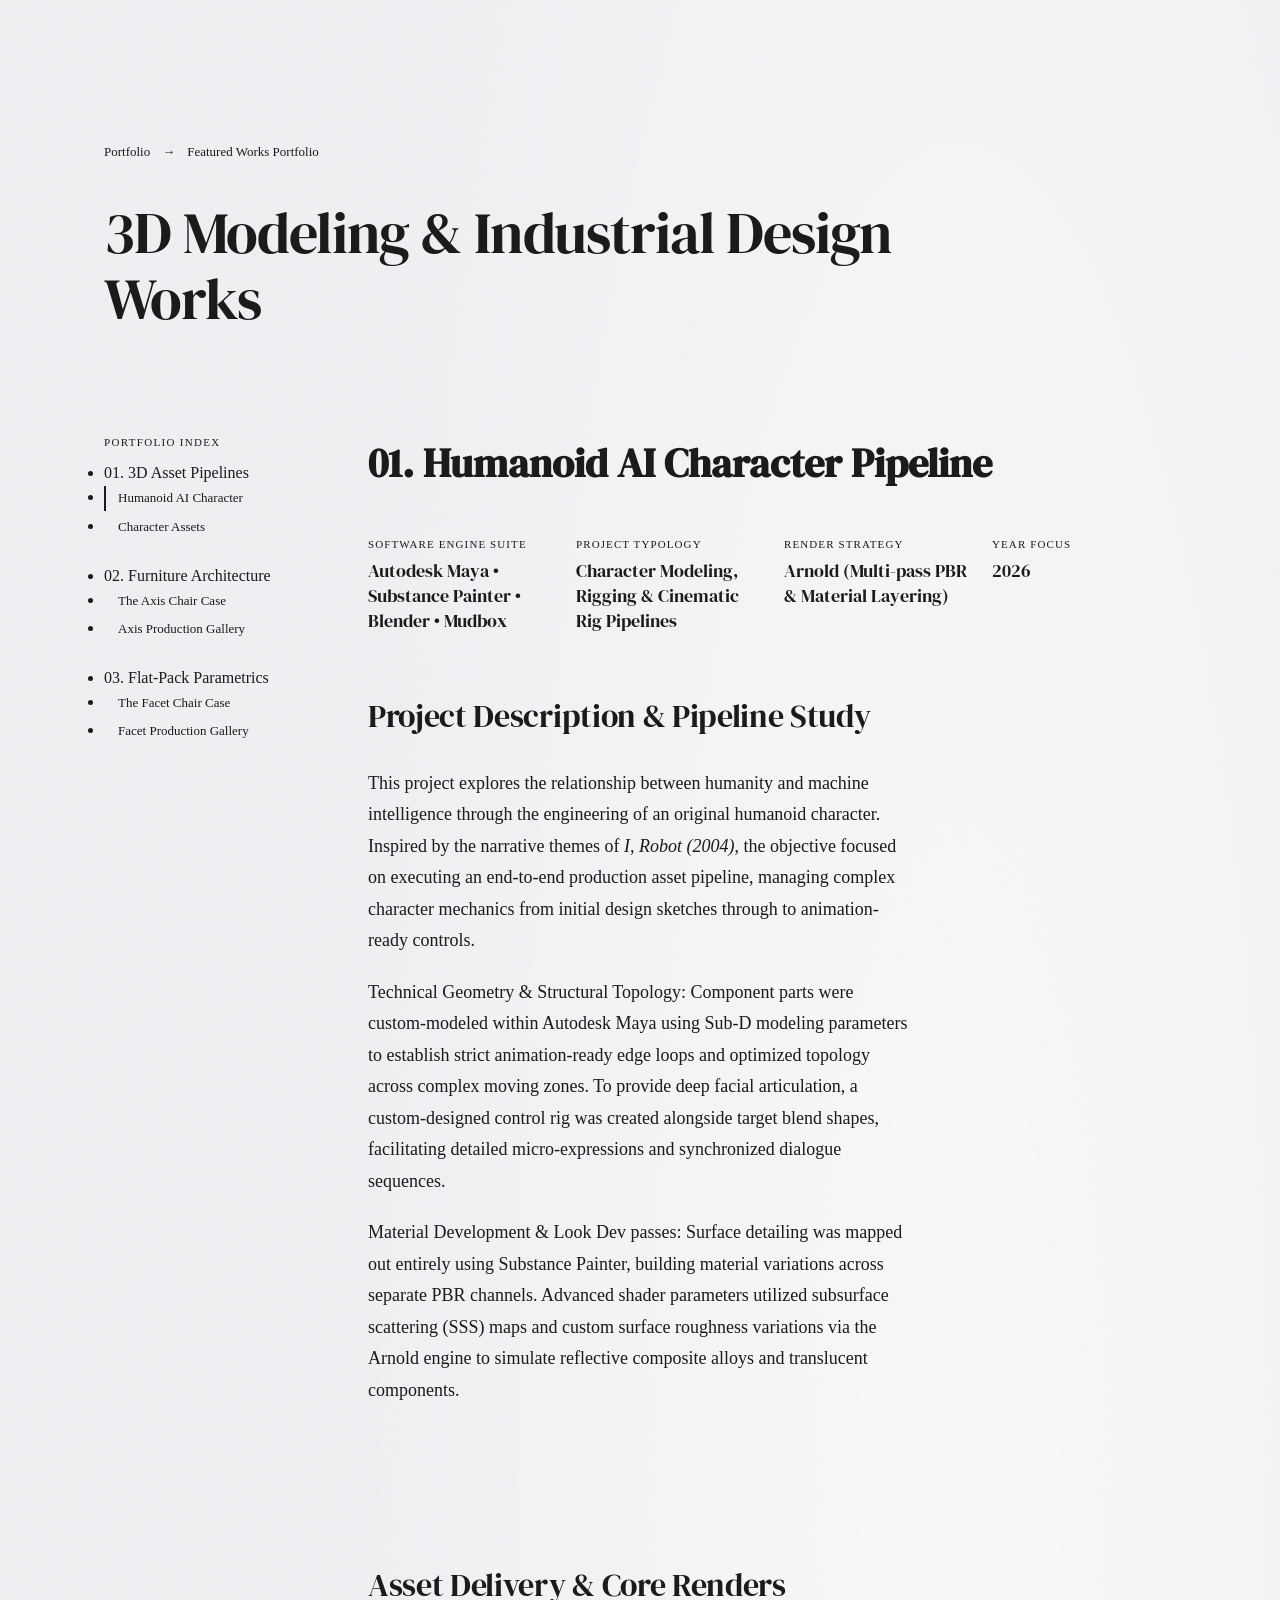
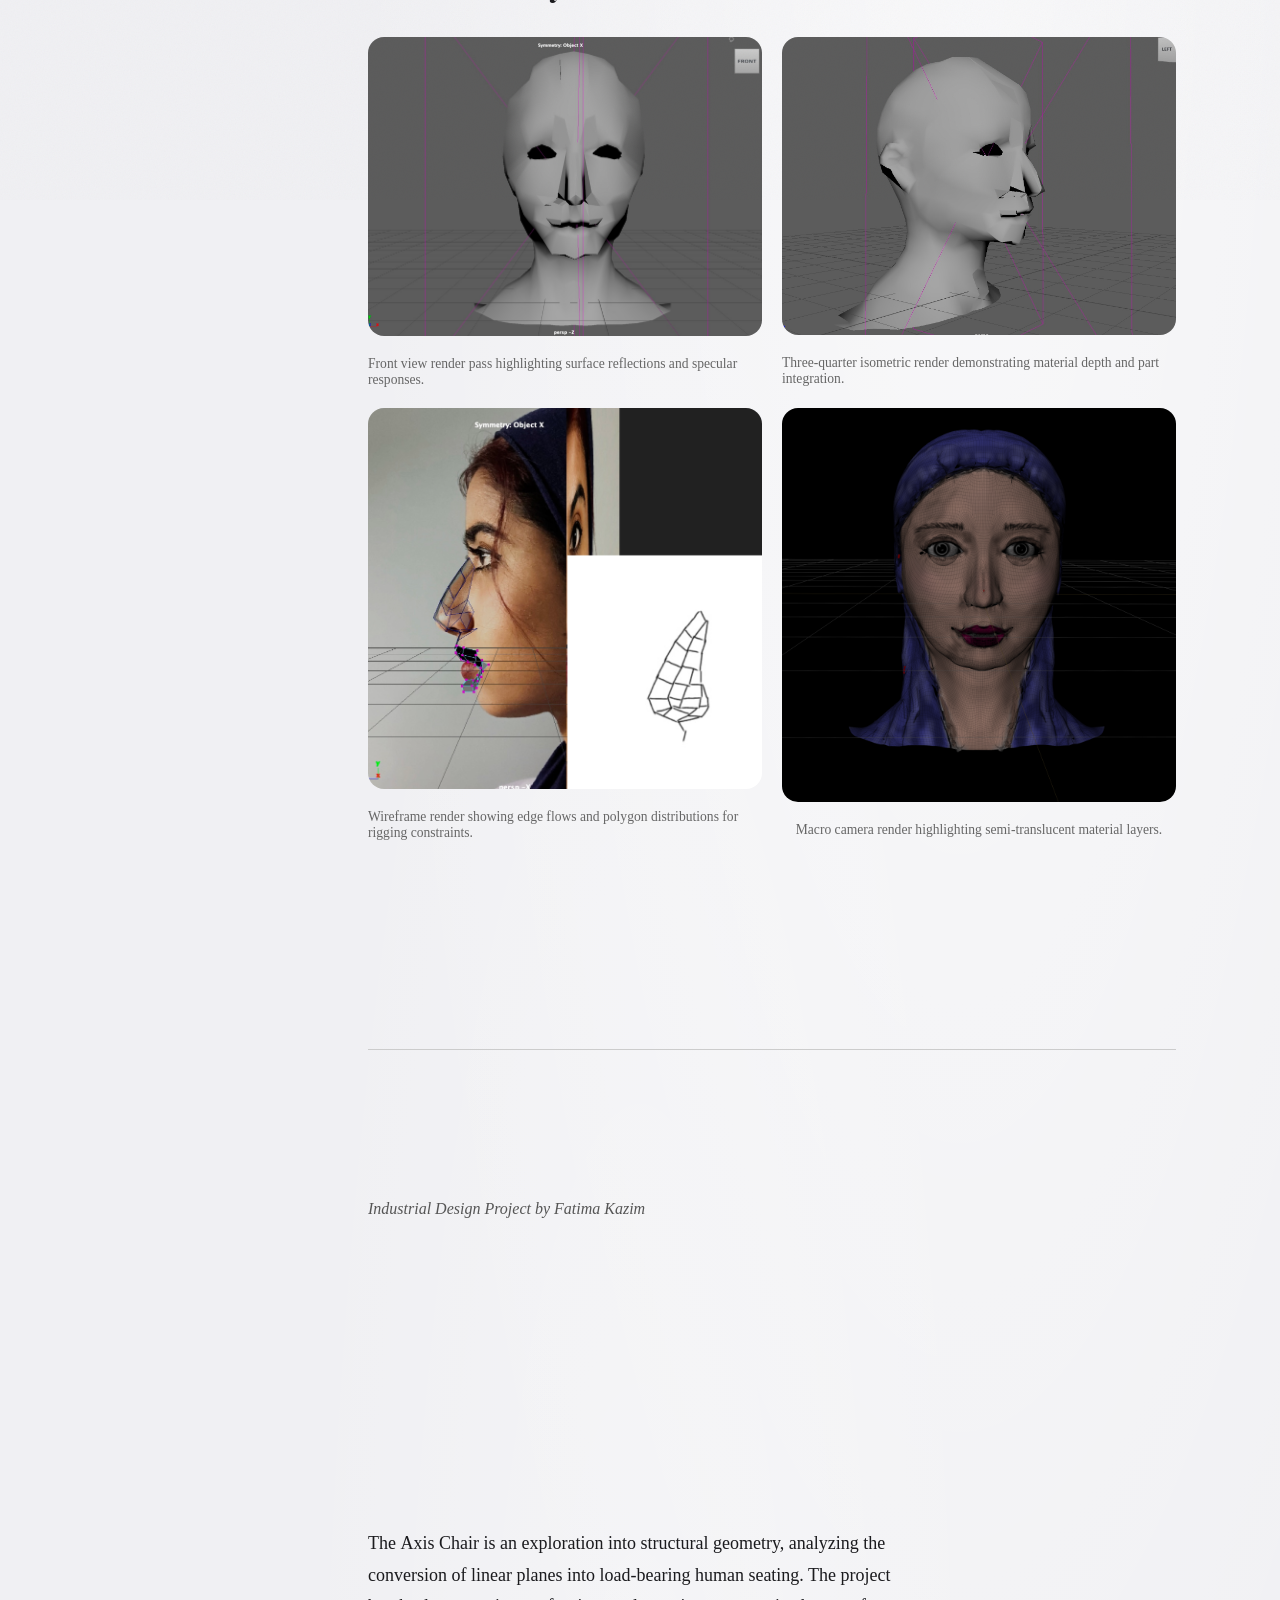
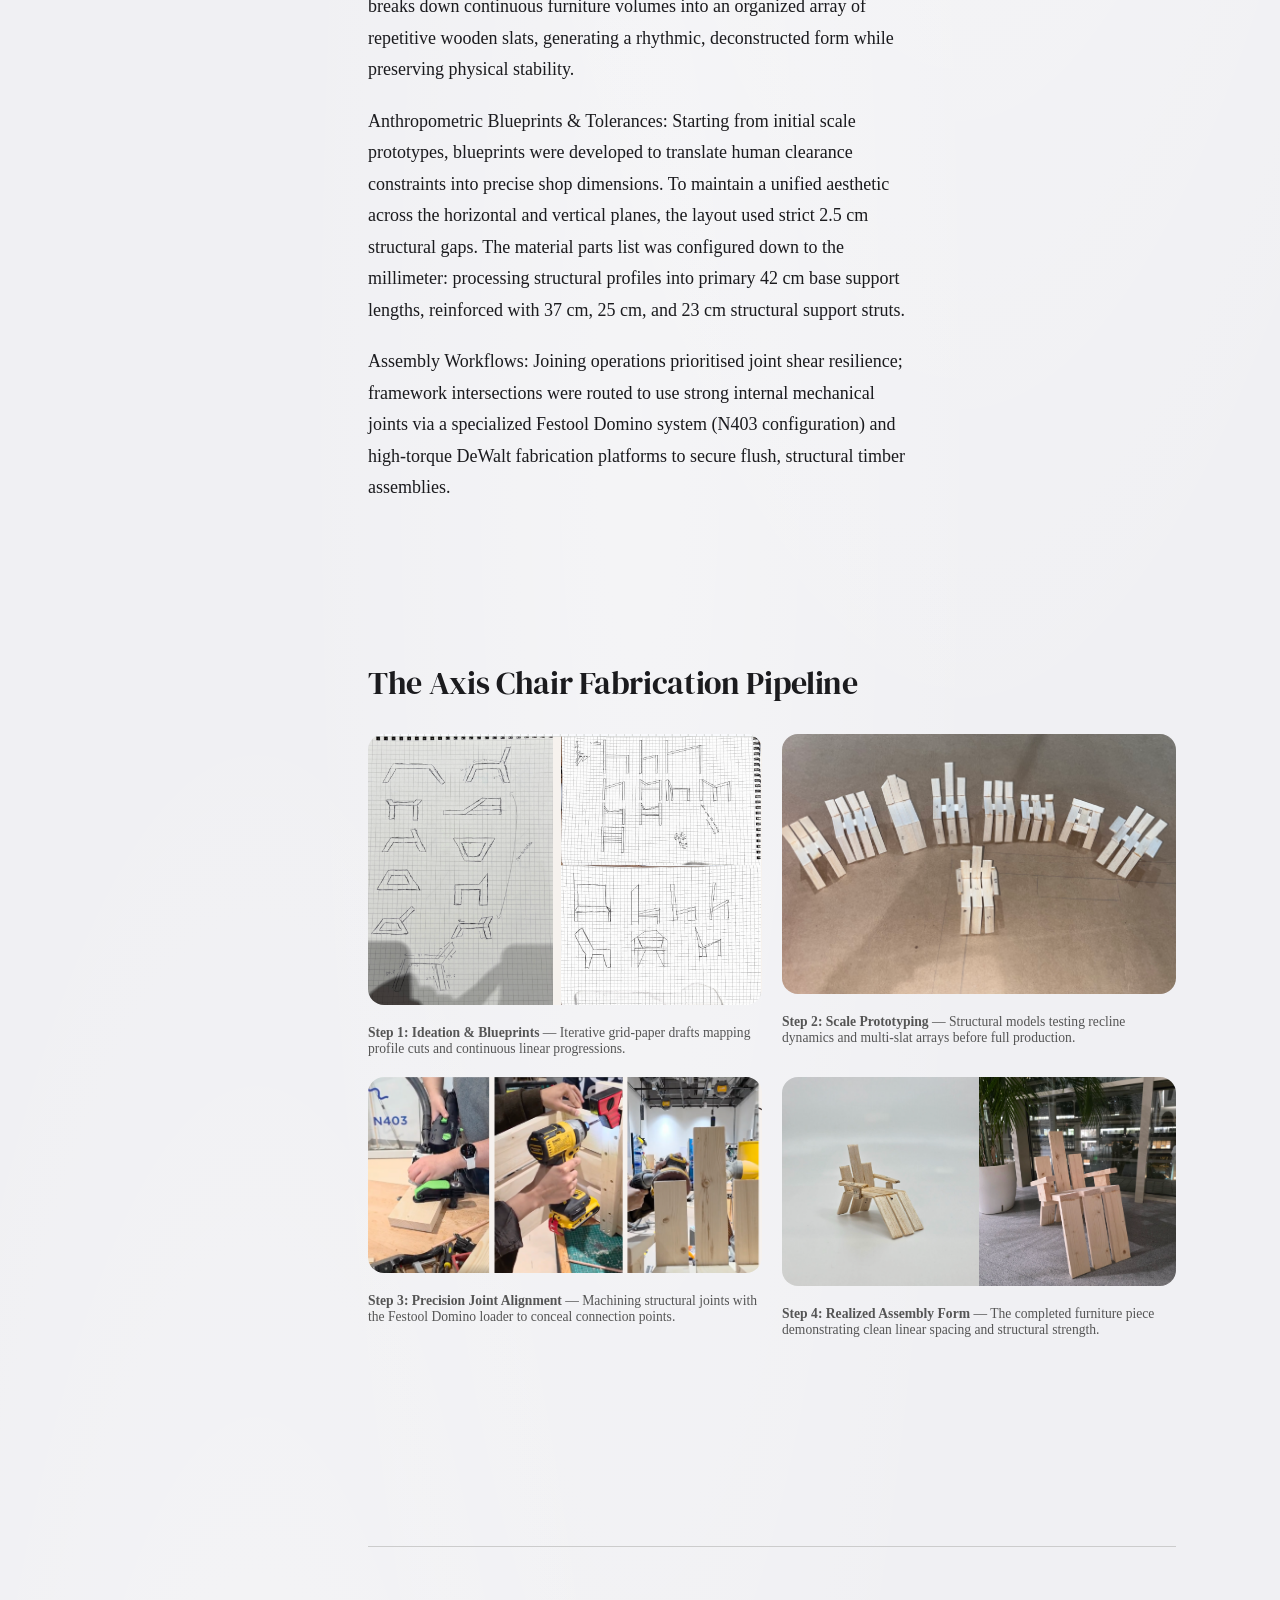
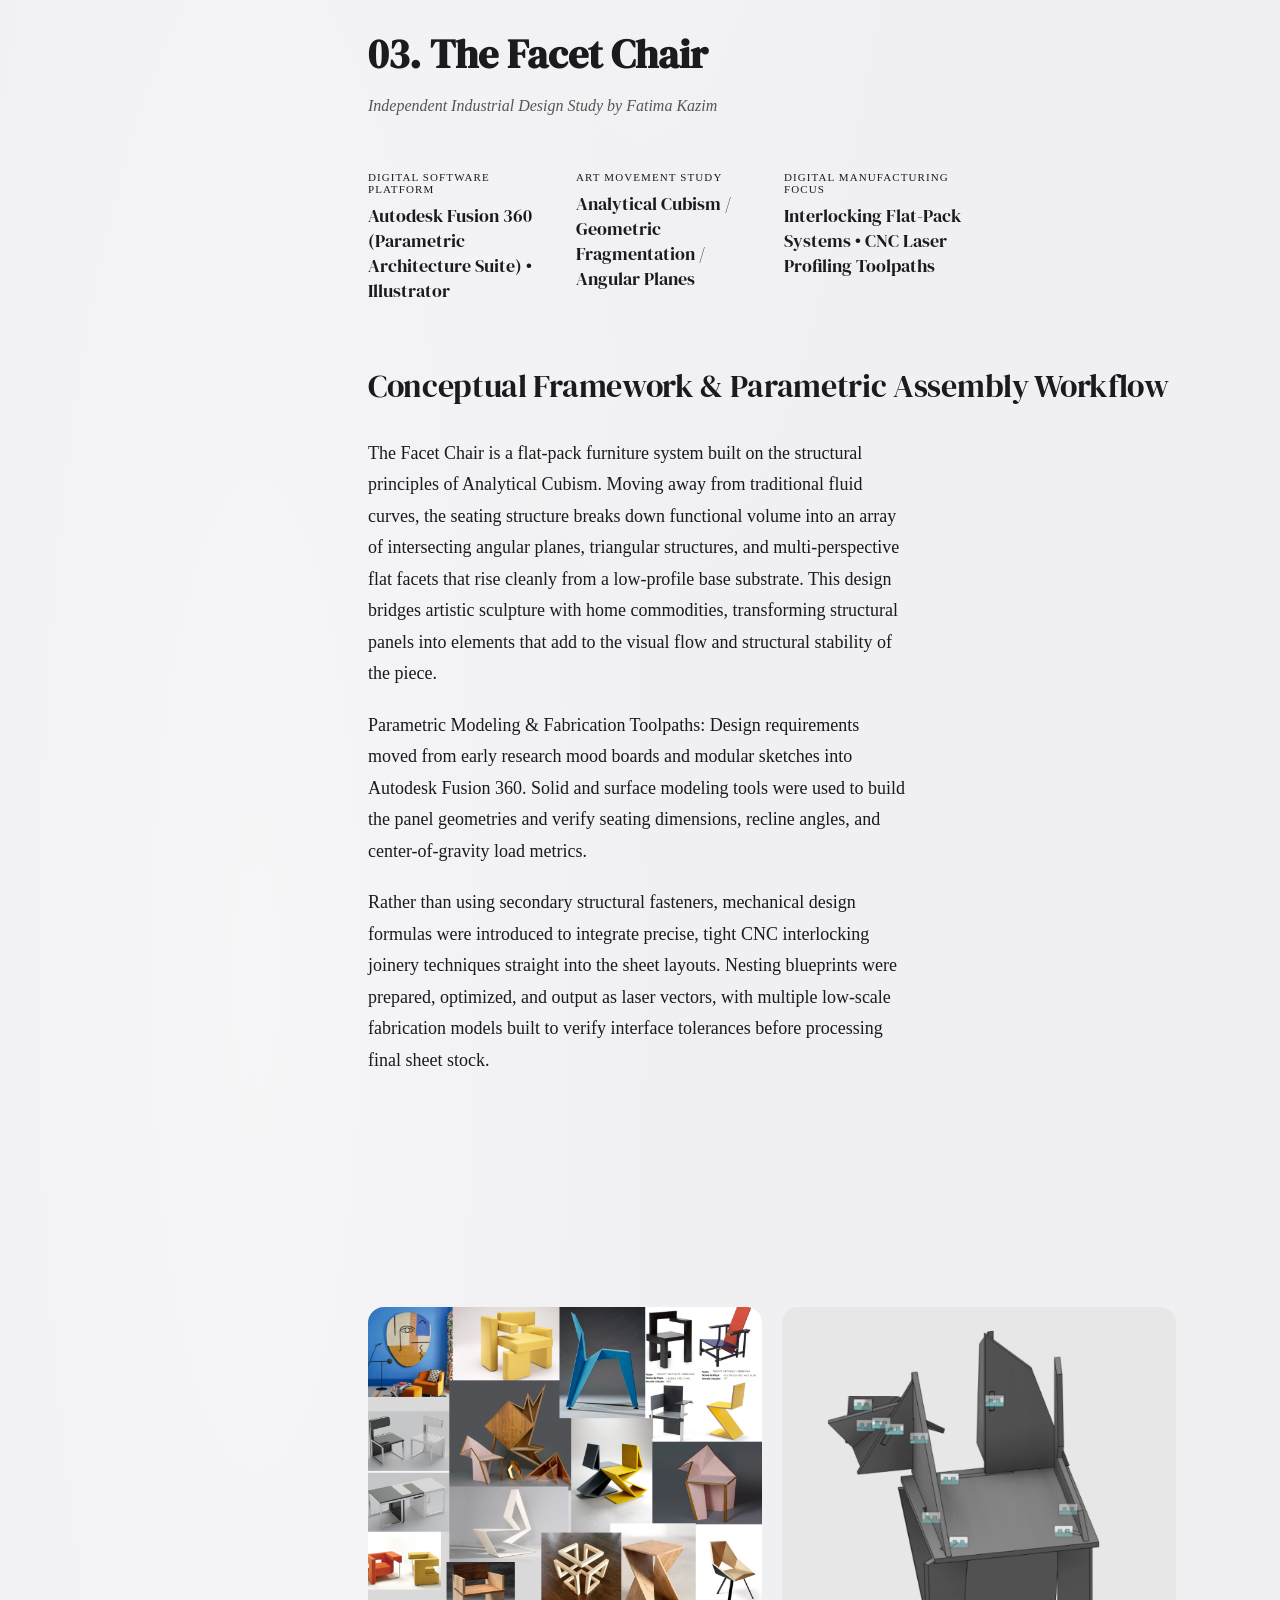
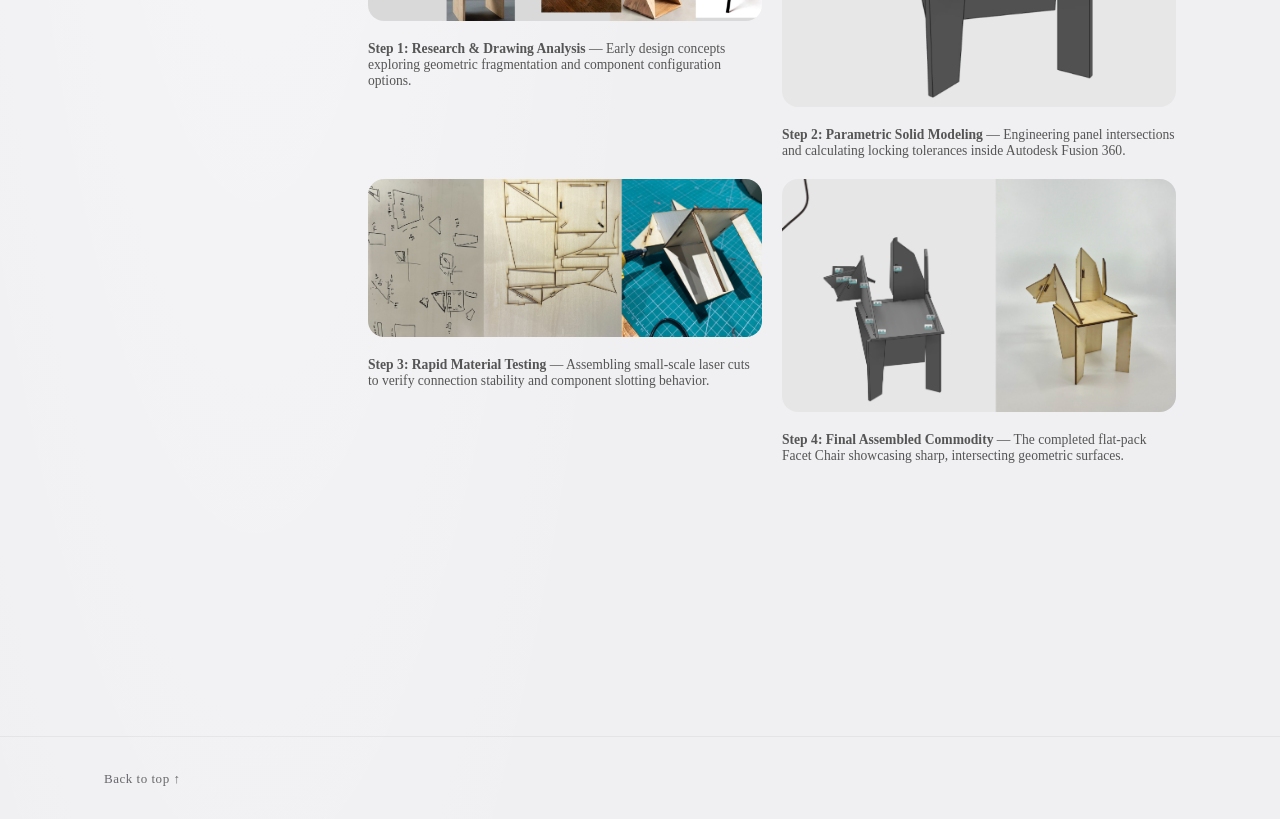
<file: 3Dpage.html>
<!DOCTYPE html>
<html lang="en">
<head>
  <meta charset="UTF-8" />
  <meta name="viewport" content="width=device-width, initial-scale=1.0" />

  <title>3D Modeling & Industrial Design Portfolio</title>
  <meta
    name="description"
    content="A comprehensive showcase of 3D production asset pipelines, character design, parametric CAD engineering, and physical furniture fabrication."
  />

  <link rel="preconnect" href="https://fonts.googleapis.com" />
  <link rel="preconnect" href="https://fonts.gstatic.com" crossorigin />
  <link href="https://fonts.googleapis.com/css2?family=DM+Serif+Display:ital@0;1&family=DM+Sans:ital,opsz,wght@0,9..40,300;0,9..40,400;0,9..40,500;1,9..40,300;1,9..40,400&display=swap" rel="stylesheet" />

  <link rel="stylesheet" href="style.css" />
  <link rel="stylesheet" href="ice.css" />
</head>

<body>

<div class="mobile-menu" id="mobile-menu" aria-hidden="true" role="dialog">
  <ul class="mobile-menu__links" role="list">
    <li><a href="index.html#work" class="mobile-menu__link">Work</a></li>
    <li><a href="index.html#experience" class="mobile-menu__link">Experience</a></li>
    <li><a href="index.html#contact" class="mobile-menu__link">Contact</a></li>
  </ul>
</div>

<header class="proj-hero">
  <div class="container">
    <nav class="proj-breadcrumb">
      <a href="index.html" class="proj-breadcrumb__link">Portfolio</a>
      <span class="proj-breadcrumb__sep">→</span>
      <span class="proj-breadcrumb__current">Featured Works Portfolio</span>
    </nav>

    <h1 class="proj-hero__title reveal reveal--up" style="--delay:.05s">
      3D Modeling & Industrial Design Works
    </h1>
  </div>
</header>

<main class="proj-body">
<div class="container proj-body__container">

  <aside class="proj-toc">
    <nav aria-label="Portfolio Index Menu">
      <p class="proj-toc__label">Portfolio Index</p>
      <ul class="proj-toc__list">
        <li class="proj-toc__group-title">01. 3D Asset Pipelines</li>
        <li><a href="#description-1" class="proj-toc__link is-active">Humanoid AI Character</a></li>
        <li><a href="#gallery-1" class="proj-toc__link">Character Assets</a></li>
        
        <li class="proj-toc__group-title" style="margin-top: 1.5rem;">02. Furniture Architecture</li>
        <li><a href="#axis-overview" class="proj-toc__link">The Axis Chair Case</a></li>
        <li><a href="#axis-gallery" class="proj-toc__link">Axis Production Gallery</a></li>
        
        <li class="proj-toc__group-title" style="margin-top: 1.5rem;">03. Flat-Pack Parametrics</li>
        <li><a href="#facet-overview" class="proj-toc__link">The Facet Chair Case</a></li>
        <li><a href="#facet-gallery" class="proj-toc__link">Facet Production Gallery</a></li>
      </ul>
    </nav>
  </aside>

  <article class="proj-article">

    <div class="project-block" style="margin-bottom: 6rem;" id="ai-character">
      <header class="project-block__header">
        <h2 class="reveal reveal--up" style="font-size: 2.5rem; margin-bottom: 1rem; font-family: 'DM Serif Display', serif;">
          01. Humanoid AI Character Pipeline
        </h2>
      </header>

      <dl class="proj-hero__meta reveal reveal--up" style="--delay:.1s; margin-bottom: 2rem;">
        <div class="proj-hero__meta-item">
          <dt>Software Engine Suite</dt>
          <dd>Autodesk Maya • Substance Painter • Blender • Mudbox</dd>
        </div>
        <div class="proj-hero__meta-item">
          <dt>Project Typology</dt>
          <dd>Character Modeling, Rigging & Cinematic Rig Pipelines</dd>
        </div>
        <div class="proj-hero__meta-item">
          <dt>Render Strategy</dt>
          <dd>Arnold (Multi-pass PBR & Material Layering)</dd>
        </div>
        <div class="proj-hero__meta-item">
          <dt>Year Focus</dt>
          <dd>2026</dd>
        </div>
      </dl>

      <section class="proj-section" id="description-1" aria-labelledby="description-heading-1">
        <h3 class="proj-section__heading reveal reveal--up" id="description-heading-1">Project Description & Pipeline Study</h3>
        <div class="proj-prose reveal reveal--up" style="--delay:.05s">
          <p>
            This project explores the relationship between humanity and machine intelligence through the engineering of an original humanoid character. Inspired by the narrative themes of <em>I, Robot (2004)</em>, the objective focused on executing an end-to-end production asset pipeline, managing complex character mechanics from initial design sketches through to animation-ready controls.
          </p>
          <p>
            <strong>Technical Geometry & Structural Topology:</strong> Component parts were custom-modeled within Autodesk Maya using Sub-D modeling parameters to establish strict animation-ready edge loops and optimized topology across complex moving zones. To provide deep facial articulation, a custom-designed control rig was created alongside target blend shapes, facilitating detailed micro-expressions and synchronized dialogue sequences.
          </p>
          <p>
            <strong>Material Development & Look Dev passes:</strong> Surface detailing was mapped out entirely using Substance Painter, building material variations across separate PBR channels. Advanced shader parameters utilized subsurface scattering (SSS) maps and custom surface roughness variations via the Arnold engine to simulate reflective composite alloys and translucent components.
          </p>
        </div>
      </section>

      <section class="proj-section" id="gallery-1" aria-labelledby="gallery-heading-1">
        <h3 class="proj-section__heading reveal reveal--up" id="gallery-heading-1">Asset Delivery & Core Renders</h3>
        <div class="image-grid image-grid--2col reveal reveal--up" style="--delay:.05s">
          <figure class="image-grid__item">
            <img src="pictures/camera-1.jpg" alt="Humanoid AI Character Front View Orthographic Beauty Pass" class="image-grid__img" loading="lazy">
            <figcaption style="font-size: 0.85rem; margin-top: 0.5rem; color: #666;">Front view render pass highlighting surface reflections and specular responses.</figcaption>
          </figure>
          <figure class="image-grid__item">
            <img src="pictures/camera-2.jpg" alt="Three-Quarter Profile Close-up Detail Render" class="image-grid__img" loading="lazy">
            <figcaption style="font-size: 0.85rem; margin-top: 0.5rem; color: #666;">Three-quarter isometric render demonstrating material depth and part integration.</figcaption>
          </figure>
          <figure class="image-grid__item">
            <img src="pictures/camera-3.jpg" alt="Animation Topology Wireframe Density Pass" class="image-grid__img" loading="lazy">
            <figcaption style="font-size: 0.85rem; margin-top: 0.5rem; color: #666;">Wireframe render showing edge flows and polygon distributions for rigging constraints.</figcaption>
          </figure>
          <figure class="image-grid__item">
            <img src="pictures/camera-4.jpg" alt="Subsurface Scattering Shader Interface Detail Pass" class="image-grid__img" loading="lazy">
            <figcaption style="font-size: 0.85rem; margin-top: 0.5rem; color: #666;">Macro camera render highlighting semi-translucent material layers.</figcaption>
          </figure>
        </div>
      </section>
    </div>

    <hr style="border: 0; border-top: 1px solid var(--border-color, #ccc); margin: 5rem 0;" />

    <div class="project-block" style="margin-bottom: 6rem;" id="axis-chair">
      <header class="project-block__header">
        <h2 class="reveal reveal--up" style="font-size: 2.5rem; margin-bottom: 1rem; font-family: 'DM Serif Display', serif;">
          02. The Axis Chair
        </h2>
        <p style="font-style: italic; color: #555; margin-bottom: 1.5rem;">Industrial Design Project by Fatima Kazim</p>
      </header>

      <dl class="proj-hero__meta reveal reveal--up" style="--delay:.1s; margin-bottom: 2rem;">
        <div class="proj-hero__meta-item">
          <dt>Materials & Machinery</dt>
          <dd>Repetitive Wood Slats • Festool Domino System • DeWalt Hardware Platforms</dd>
        </div>
        <div class="proj-hero__meta-item">
          <dt>Design Typology</dt>
          <dd>Deconstructed Seating Systems / Linear Array Forms</dd>
        </div>
        <div class="proj-hero__meta-item">
          <dt>Engineering Focus</dt>
          <dd>Anthropometric Clearance Mapping & Spatial Load Balancing</dd>
        </div>
      </dl>

      <section class="proj-section" id="axis-overview" aria-labelledby="description-heading-2">
        <h3 class="proj-section__heading reveal reveal--up" id="description-heading-2">Design Philosophy & Shop Fabrication</h3>
        <div class="proj-prose reveal reveal--up">
          <p>
            The <strong>Axis Chair</strong> is an exploration into structural geometry, analyzing the conversion of linear planes into load-bearing human seating. The project breaks down continuous furniture volumes into an organized array of repetitive wooden slats, generating a rhythmic, deconstructed form while preserving physical stability.
          </p>
          <p>
            <strong>Anthropometric Blueprints & Tolerances:</strong> Starting from initial scale prototypes, blueprints were developed to translate human clearance constraints into precise shop dimensions. To maintain a unified aesthetic across the horizontal and vertical planes, the layout used strict <strong>2.5 cm structural gaps</strong>. The material parts list was configured down to the millimeter: processing structural profiles into primary <strong>42 cm base support lengths</strong>, reinforced with <strong>37 cm, 25 cm, and 23 cm structural support struts</strong>.
          </p>
          <p>
            <strong>Assembly Workflows:</strong> Joining operations prioritised joint shear resilience; framework intersections were routed to use strong internal mechanical joints via a specialized <strong>Festool Domino system (N403 configuration)</strong> and high-torque <strong>DeWalt fabrication platforms</strong> to secure flush, structural timber assemblies.
          </p>
        </div>
      </section>

    <section class="proj-section" id="axis-gallery" aria-labelledby="gallery-heading-2">
  <h3 class="proj-section__heading reveal reveal--up" id="gallery-heading-2">
    The Axis Chair Fabrication Pipeline
  </h3>

  <div class="image-grid image-grid--2col reveal reveal--up">

    <figure class="image-grid__item">
      <img
        src="pictures/moodboard.jpg"
        alt="Axis Chair ideation sketches and blueprints"
        class="image-grid__img"
        loading="lazy"
      >
      <figcaption style="font-size: 0.85rem; margin-top: 0.5rem; color: #555;">
        <strong>Step 1: Ideation & Blueprints</strong> — Iterative grid-paper drafts mapping profile cuts and continuous linear progressions.
      </figcaption>
    </figure>

    <figure class="image-grid__item">
      <img
        src="pictures/proto.jpg"
        alt="Axis Chair scale prototype"
        class="image-grid__img"
        loading="lazy"
      >
      <figcaption style="font-size: 0.85rem; margin-top: 0.5rem; color: #555;">
        <strong>Step 2: Scale Prototyping</strong> — Structural models testing recline dynamics and multi-slat arrays before full production.
      </figcaption>
    </figure>

    <figure class="image-grid__item">
      <img
        src="pictures/align.jpg"
        alt="Axis Chair woodshop assembly"
        class="image-grid__img"
        loading="lazy"
      >
      <figcaption style="font-size: 0.85rem; margin-top: 0.5rem; color: #555;">
        <strong>Step 3: Precision Joint Alignment</strong> — Machining structural joints with the Festool Domino loader to conceal connection points.
      </figcaption>
    </figure>

    <figure class="image-grid__item">
      <img
        src="pictures/finalchair.jpg"
        alt="Completed Axis Chair"
        class="image-grid__img"
        loading="lazy"
      >
      <figcaption style="font-size: 0.85rem; margin-top: 0.5rem; color: #555;">
        <strong>Step 4: Realized Assembly Form</strong> — The completed furniture piece demonstrating clean linear spacing and structural strength.
      </figcaption>
    </figure>

  </div>
</section>
    </div>

    <hr style="border: 0; border-top: 1px solid var(--border-color, #ccc); margin: 5rem 0;" />

    <div class="project-block" id="facet-chair">
      <header class="project-block__header">
        <h2 class="reveal reveal--up" style="font-size: 2.5rem; margin-bottom: 1rem; font-family: 'DM Serif Display', serif;">
          03. The Facet Chair
        </h2>
        <p style="font-style: italic; color: #555; margin-bottom: 1.5rem;">Independent Industrial Design Study by Fatima Kazim</p>
      </header>

      <dl class="proj-hero__meta reveal reveal--up" style="--delay:.1s; margin-bottom: 2rem;">
        <div class="proj-hero__meta-item">
          <dt>Digital Software Platform</dt>
          <dd>Autodesk Fusion 360 (Parametric Architecture Suite) • Illustrator</dd>
        </div>
        <div class="proj-hero__meta-item">
          <dt>Art Movement Study</dt>
          <dd>Analytical Cubism / Geometric Fragmentation / Angular Planes</dd>
        </div>
        <div class="proj-hero__meta-item">
          <dt>Digital Manufacturing Focus</dt>
          <dd>Interlocking Flat-Pack Systems • CNC Laser Profiling Toolpaths</dd>
        </div>
      </dl>

      <section class="proj-section" id="facet-overview" aria-labelledby="description-heading-3">
        <h3 class="proj-section__heading reveal reveal--up" id="description-heading-3">Conceptual Framework & Parametric Assembly Workflow</h3>
        <div class="proj-prose reveal reveal--up">
          <p>
            The <strong>Facet Chair</strong> is a flat-pack furniture system built on the structural principles of Analytical Cubism. Moving away from traditional fluid curves, the seating structure breaks down functional volume into an array of intersecting angular planes, triangular structures, and multi-perspective flat facets that rise cleanly from a low-profile base substrate. This design bridges artistic sculpture with home commodities, transforming structural panels into elements that add to the visual flow and structural stability of the piece.
          </p>
          <p>
            <strong>Parametric Modeling & Fabrication Toolpaths:</strong> Design requirements moved from early research mood boards and modular sketches into <strong>Autodesk Fusion 360</strong>. Solid and surface modeling tools were used to build the panel geometries and verify seating dimensions, recline angles, and center-of-gravity load metrics.
          </p>
          <p>
            Rather than using secondary structural fasteners, mechanical design formulas were introduced to integrate precise, tight <strong>CNC interlocking joinery techniques</strong> straight into the sheet layouts. Nesting blueprints were prepared, optimized, and output as laser vectors, with multiple low-scale fabrication models built to verify interface tolerances before processing final sheet stock.
          </p>
        </div>
      </section>

      <section class="proj-section" id="facet-gallery" aria-labelledby="gallery-heading-3">
        <h3 class="proj-section__heading reveal reveal--up" id="gallery-heading-3">The Facet Chair Engineering Pipeline</h3>
        <div class="image-grid image-grid--2col reveal reveal--up">
          <figure class="image-grid__item">
             <img
    src="pictures/a.jpg"
    alt="Facet Chair moodboard and sketches"
    class="image-grid__img"
    loading="lazy"
  >
            <figcaption style="font-size: 0.85rem; margin-top: 0.5rem; color: #555;">
              <strong>Step 1: Research & Drawing Analysis</strong> — Early design concepts exploring geometric fragmentation and component configuration options.
            </figcaption>
          </figure>
          <figure class="image-grid__item">
             <img
    src="pictures/b.jpg"
    alt="Facet Chair moodboard and sketches"
    class="image-grid__img"
    loading="lazy"
  >
            <figcaption style="font-size: 0.85rem; margin-top: 0.5rem; color: #555;">
              <strong>Step 2: Parametric Solid Modeling</strong> — Engineering panel intersections and calculating locking tolerances inside Autodesk Fusion 360.
            </figcaption>
          </figure>
          <figure class="image-grid__item">
             <img
    src="pictures/c.jpg"
    alt="Facet Chair moodboard and sketches"
    class="image-grid__img"
    loading="lazy"
  >
            <figcaption style="font-size: 0.85rem; margin-top: 0.5rem; color: #555;">
              <strong>Step 3: Rapid Material Testing</strong> — Assembling small-scale laser cuts to verify connection stability and component slotting behavior.
            </figcaption>
          </figure>
          <figure class="image-grid__item">
            <img
    src="pictures/d.jpg"
    alt="Facet Chair moodboard and sketches"
    class="image-grid__img"
    loading="lazy"
  >
            <figcaption style="font-size: 0.85rem; margin-top: 0.5rem; color: #555;">
              <strong>Step 4: Final Assembled Commodity</strong> — The completed flat-pack Facet Chair showcasing sharp, intersecting geometric surfaces.
            </figcaption>
          </figure>
        </div>
      </section>
    </div>

  </article>
</div>
</main>

<footer class="footer">
  <div class="container">
    <p class="footer__back">
      <a href="#" class="footer__top-link">Back to top ↑</a>
    </p>
  </div>
</footer>

<div class="grain" aria-hidden="true"></div>

<script src="script.js"></script>
<script src="project.js"></script>

</body>
</html>
</file>
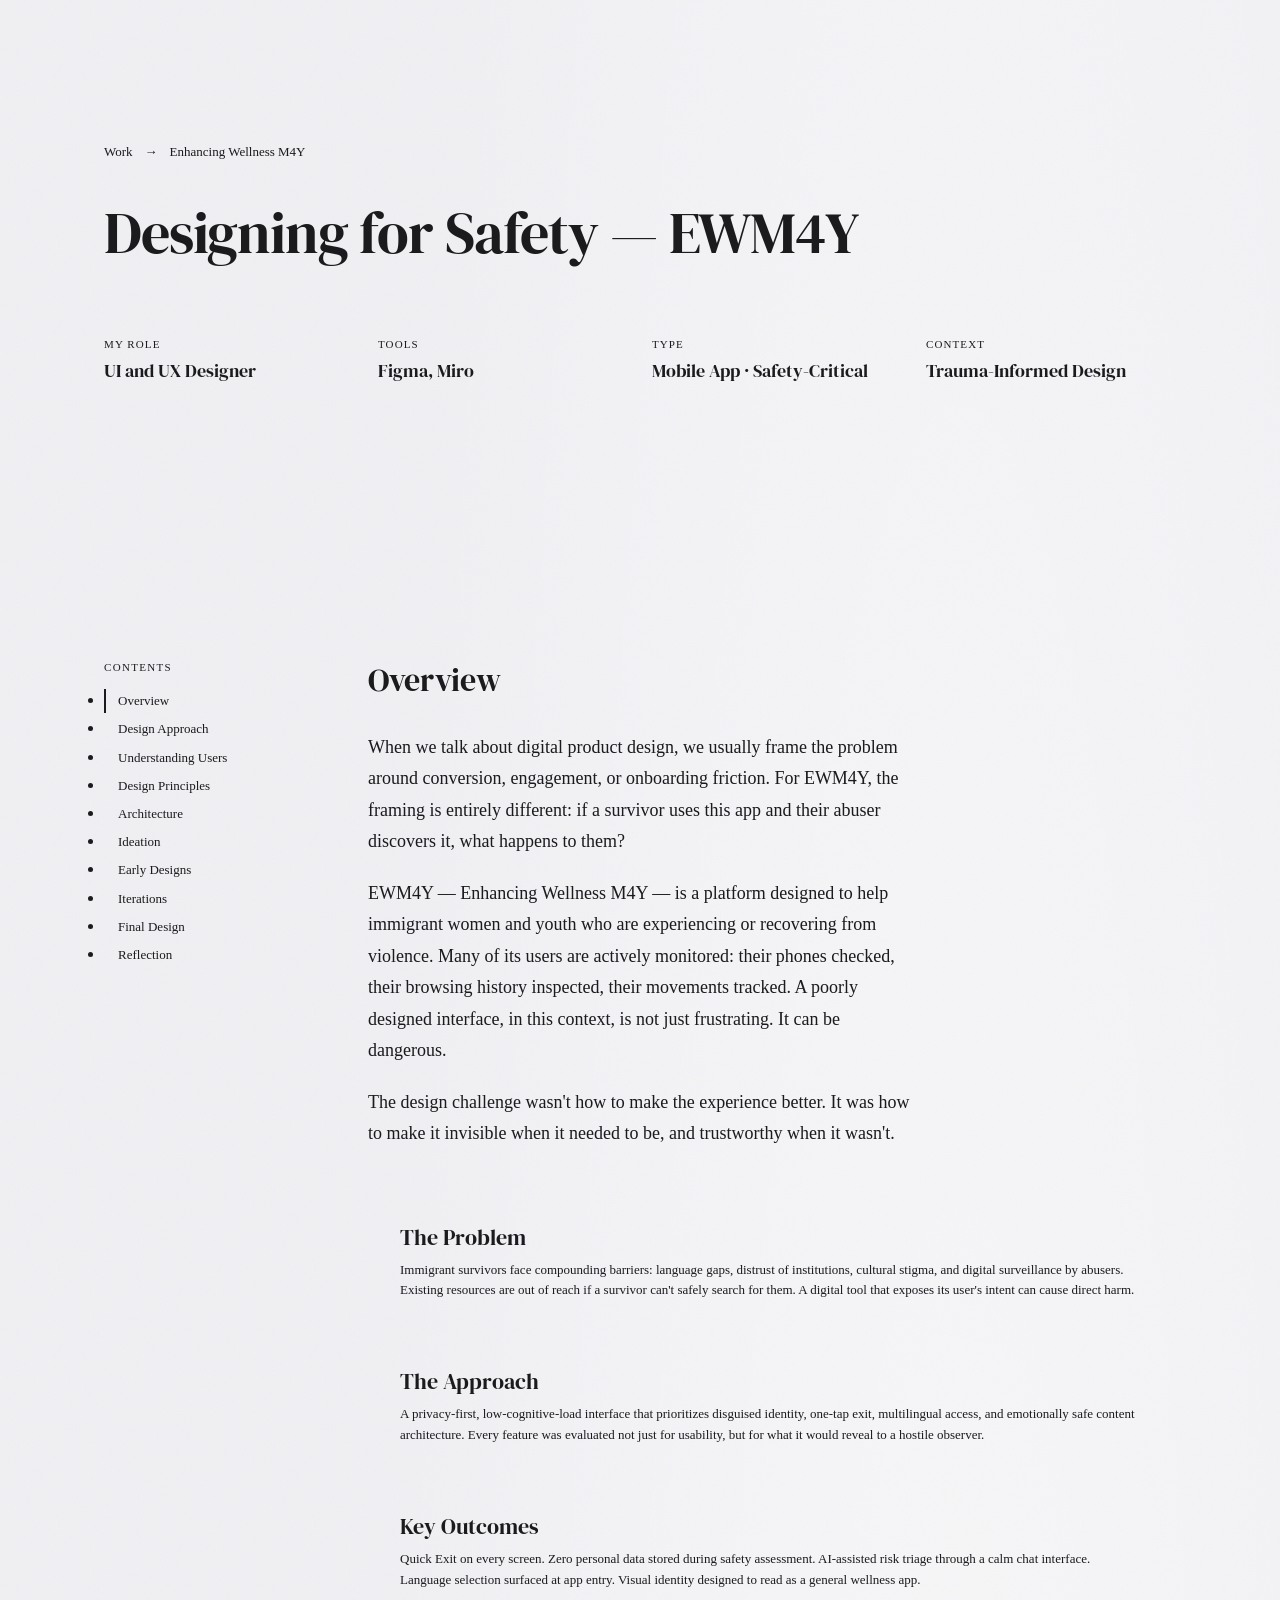
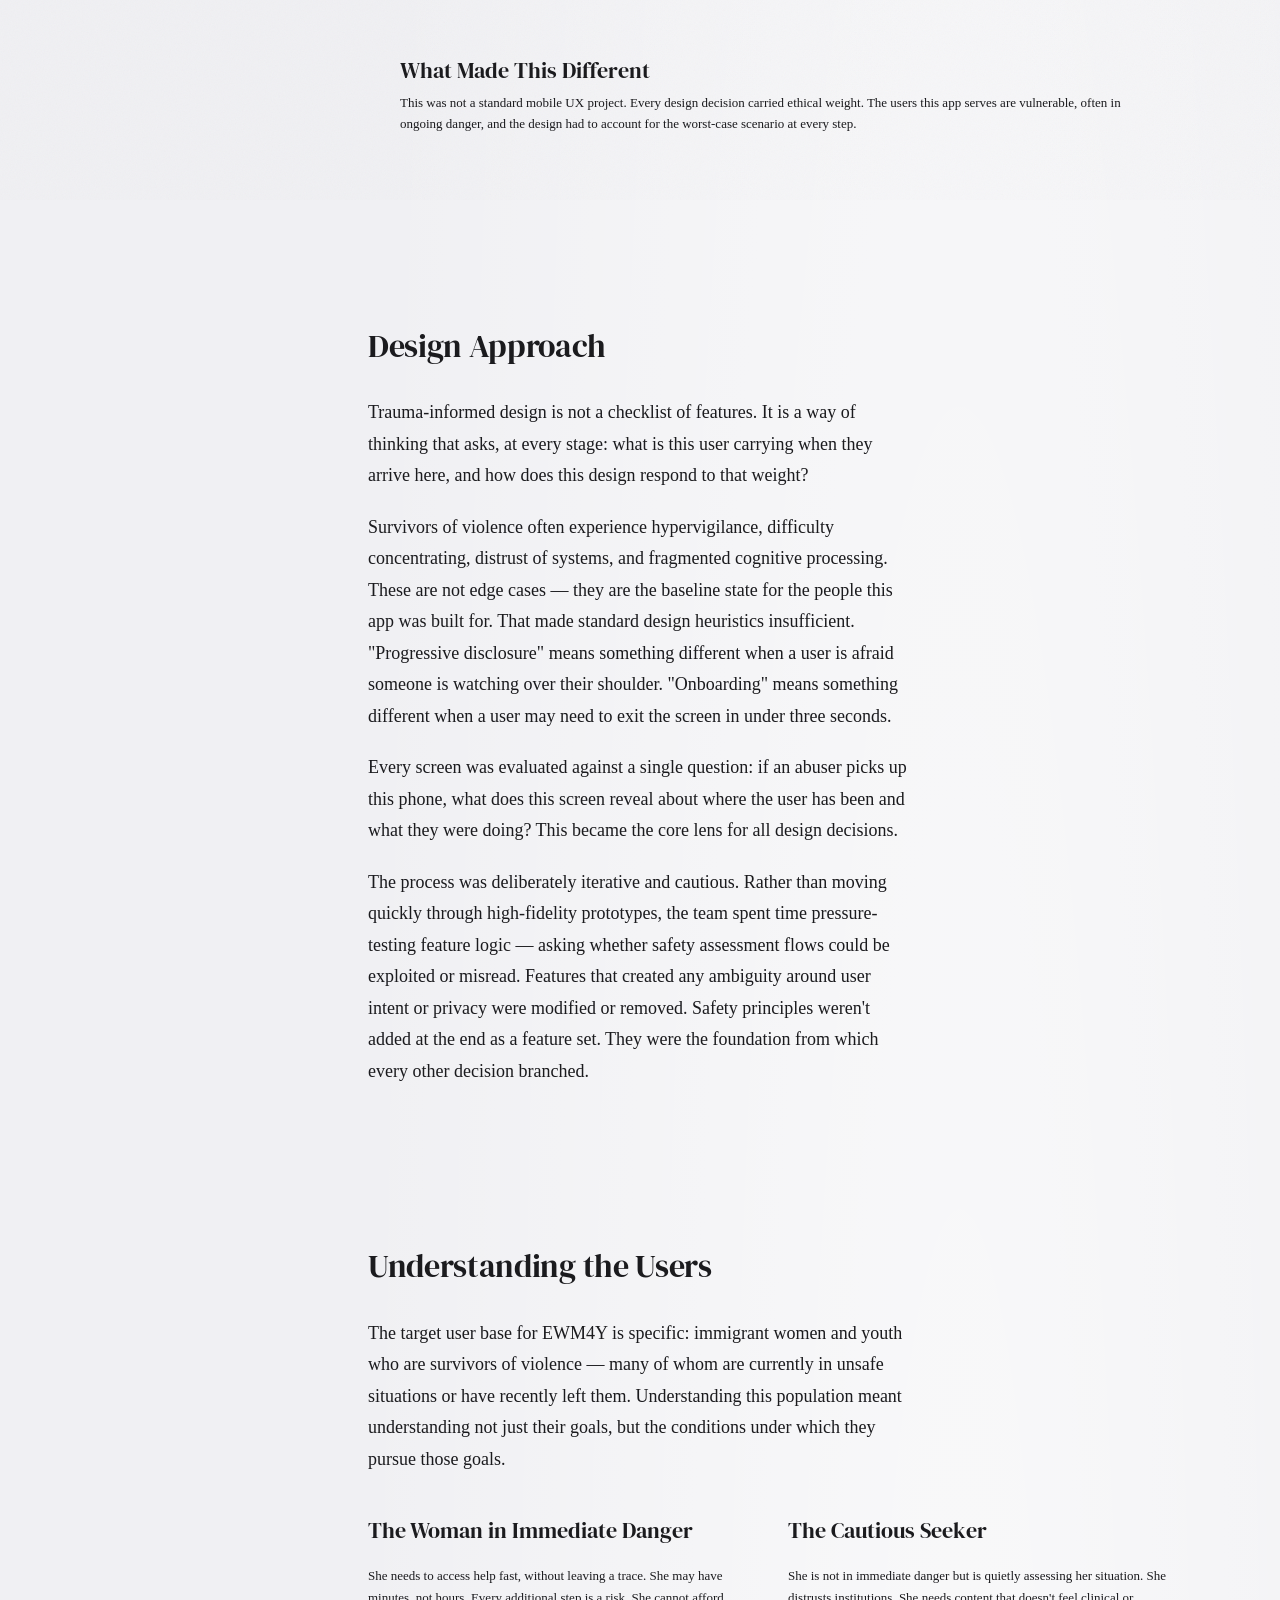
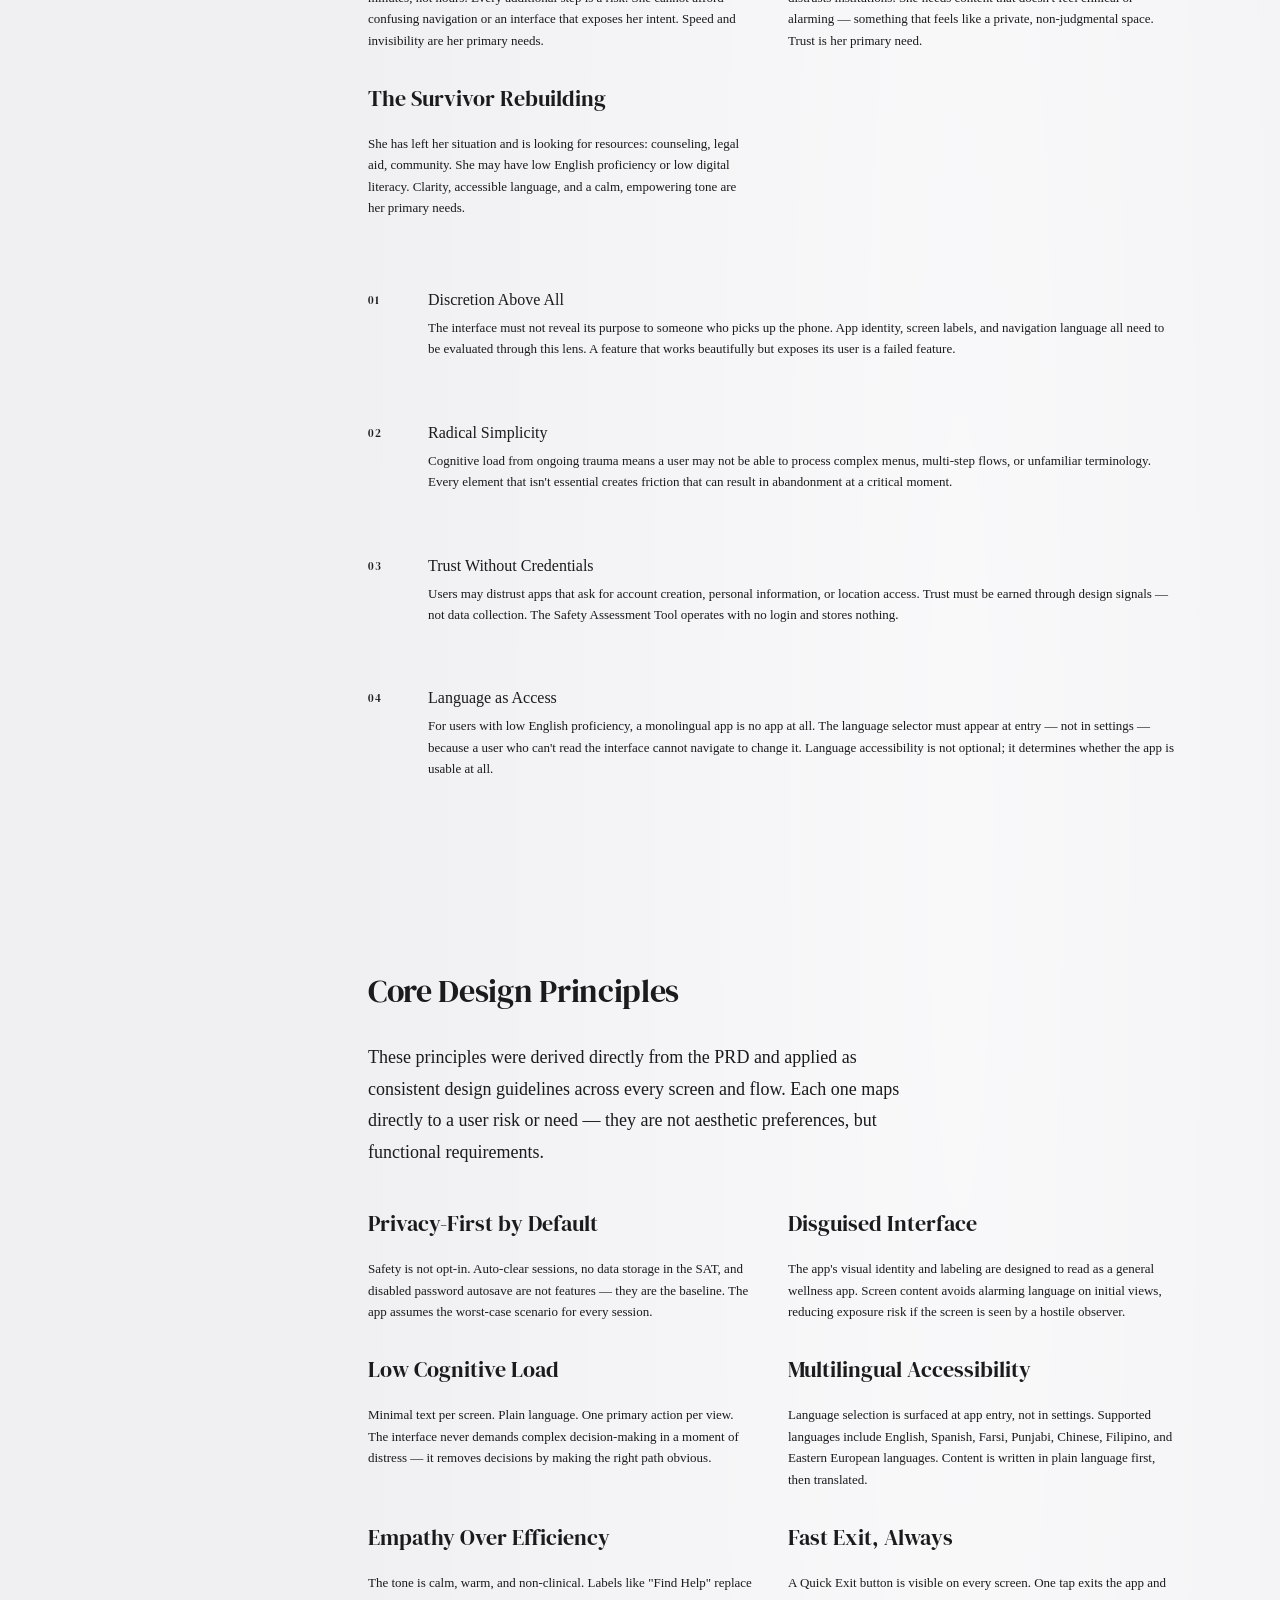
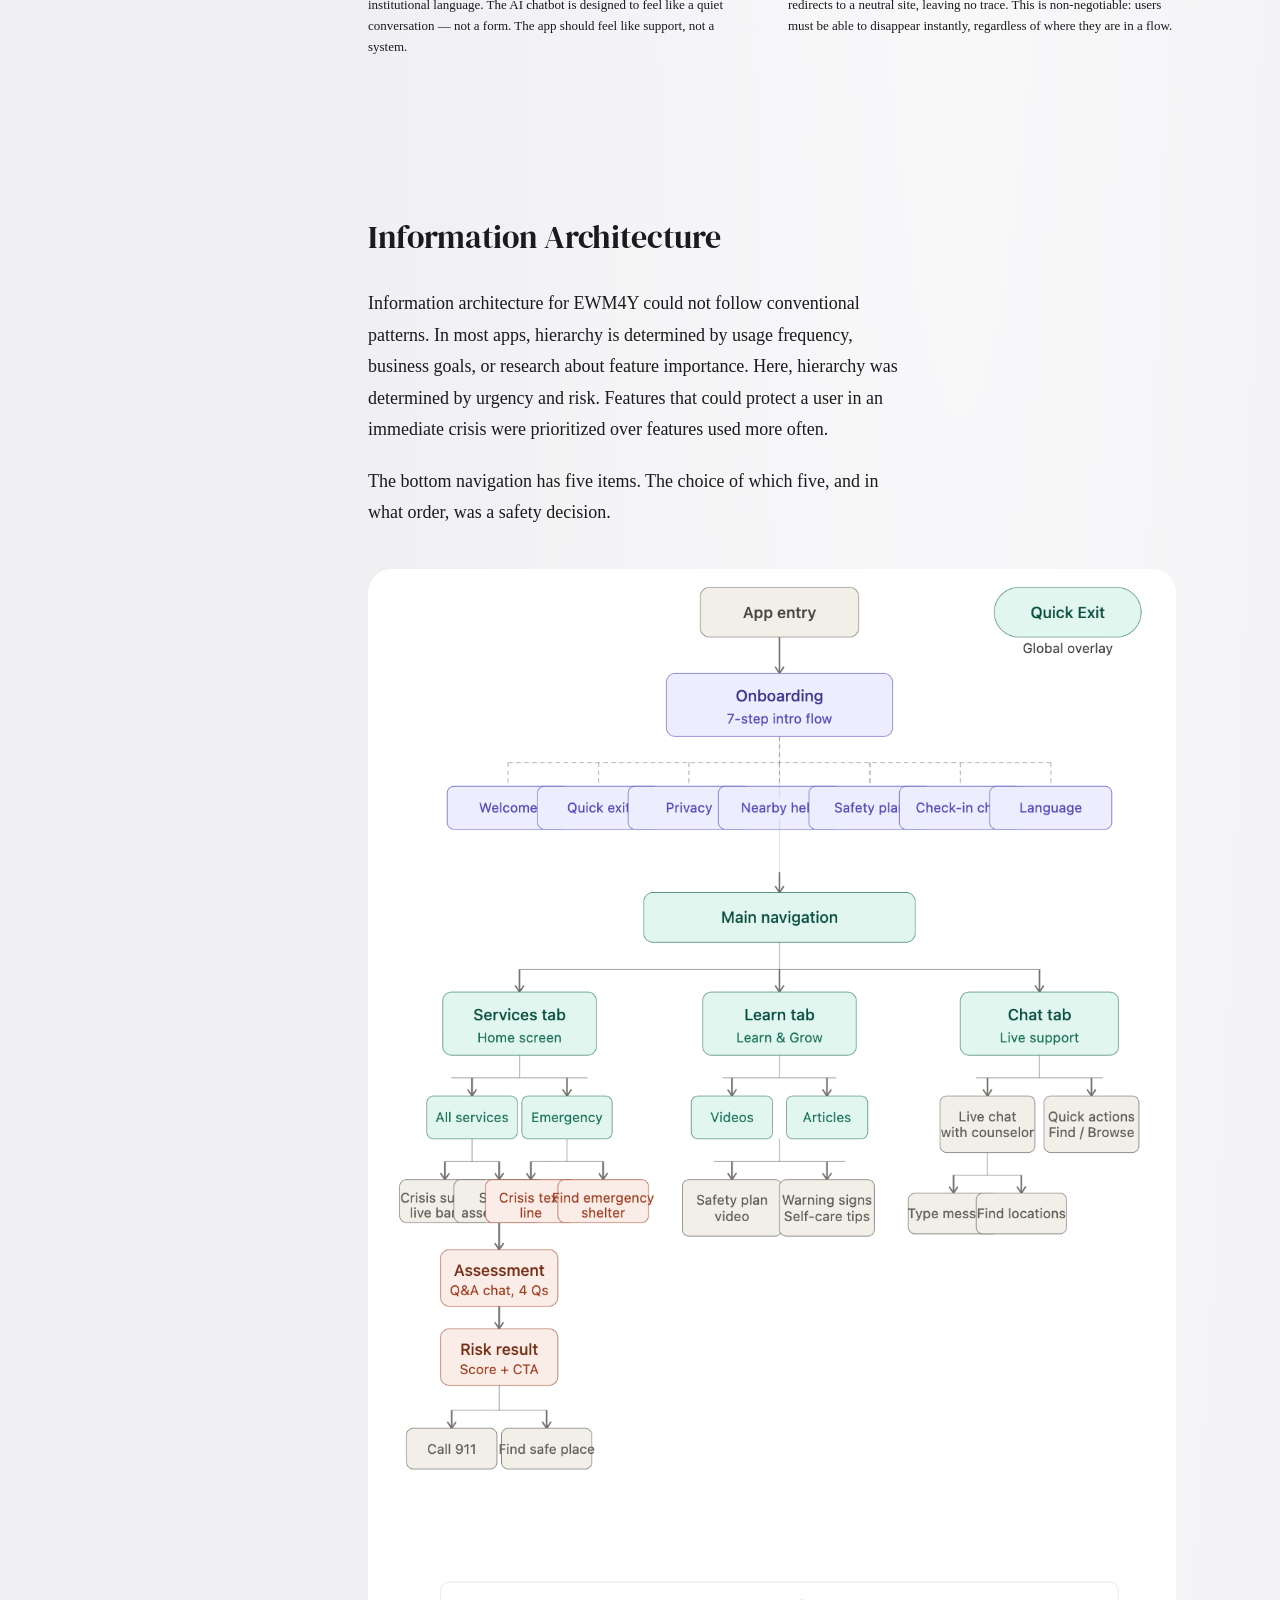
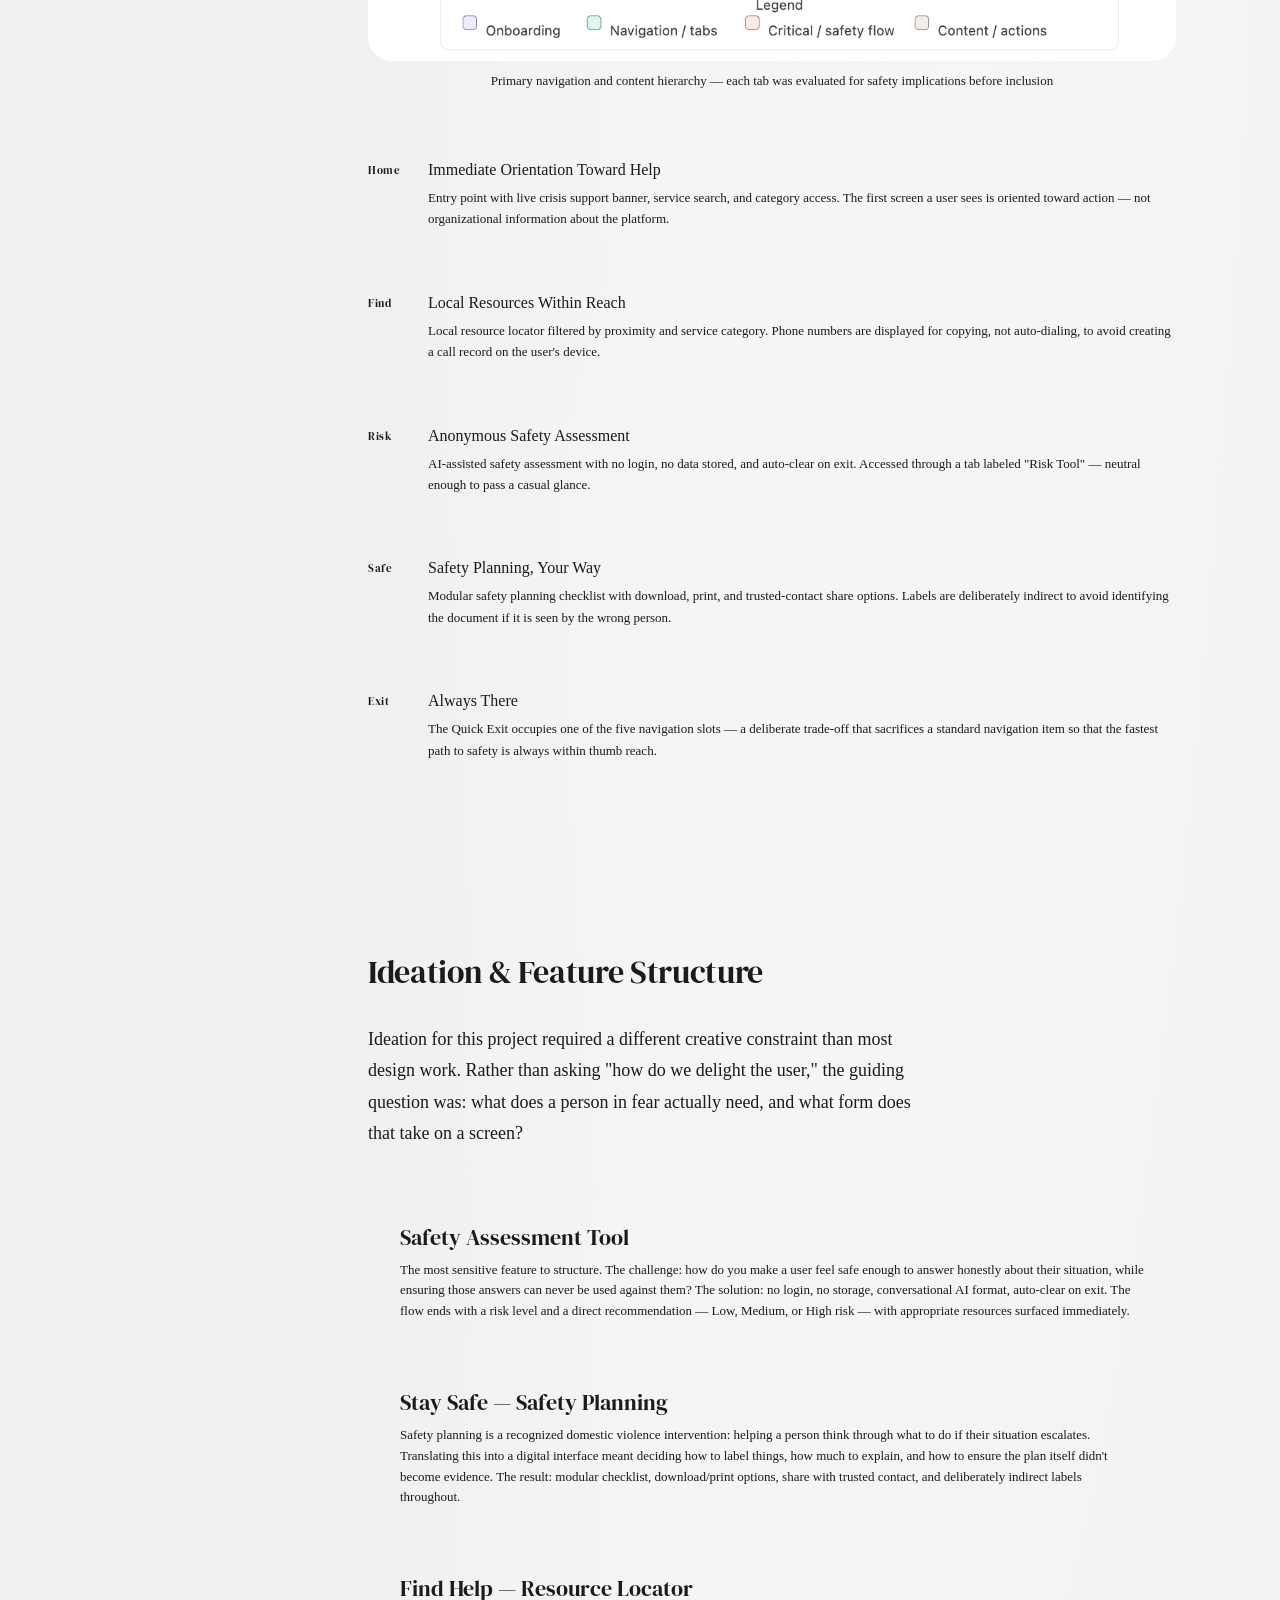
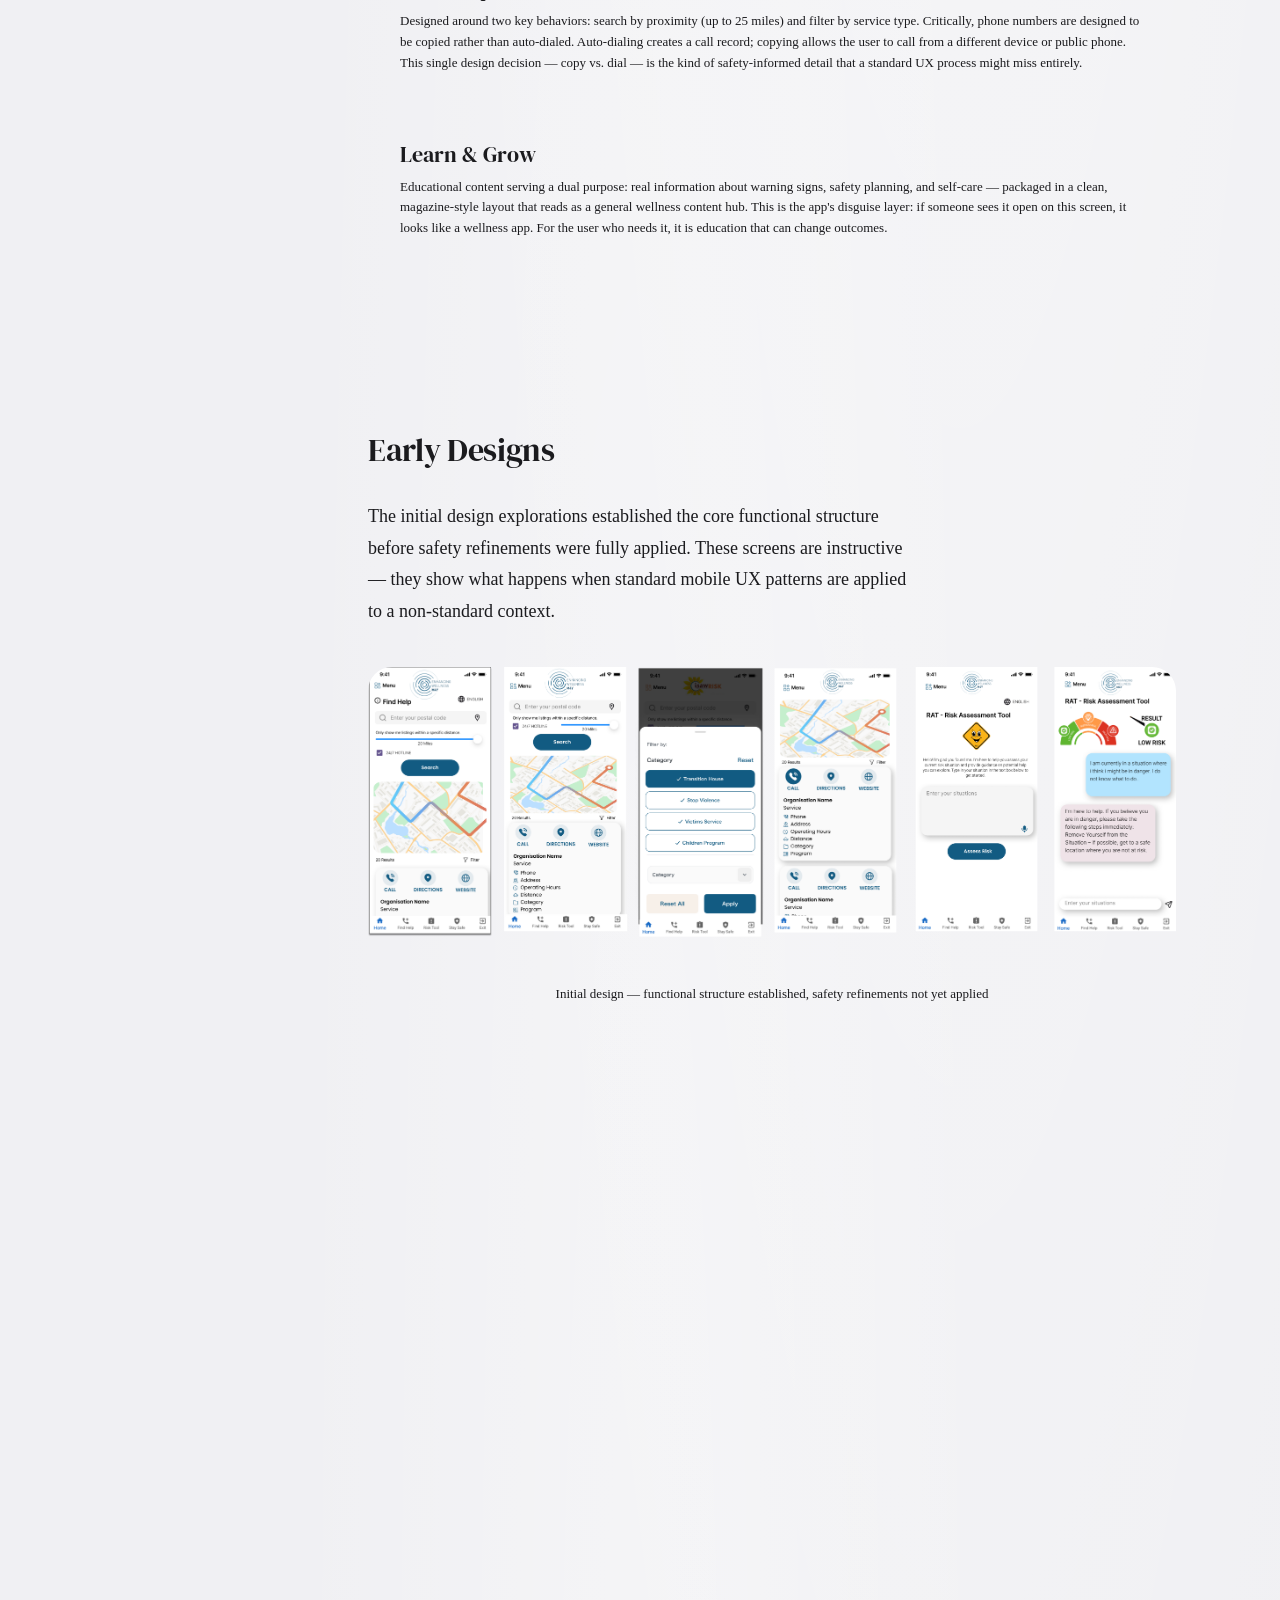
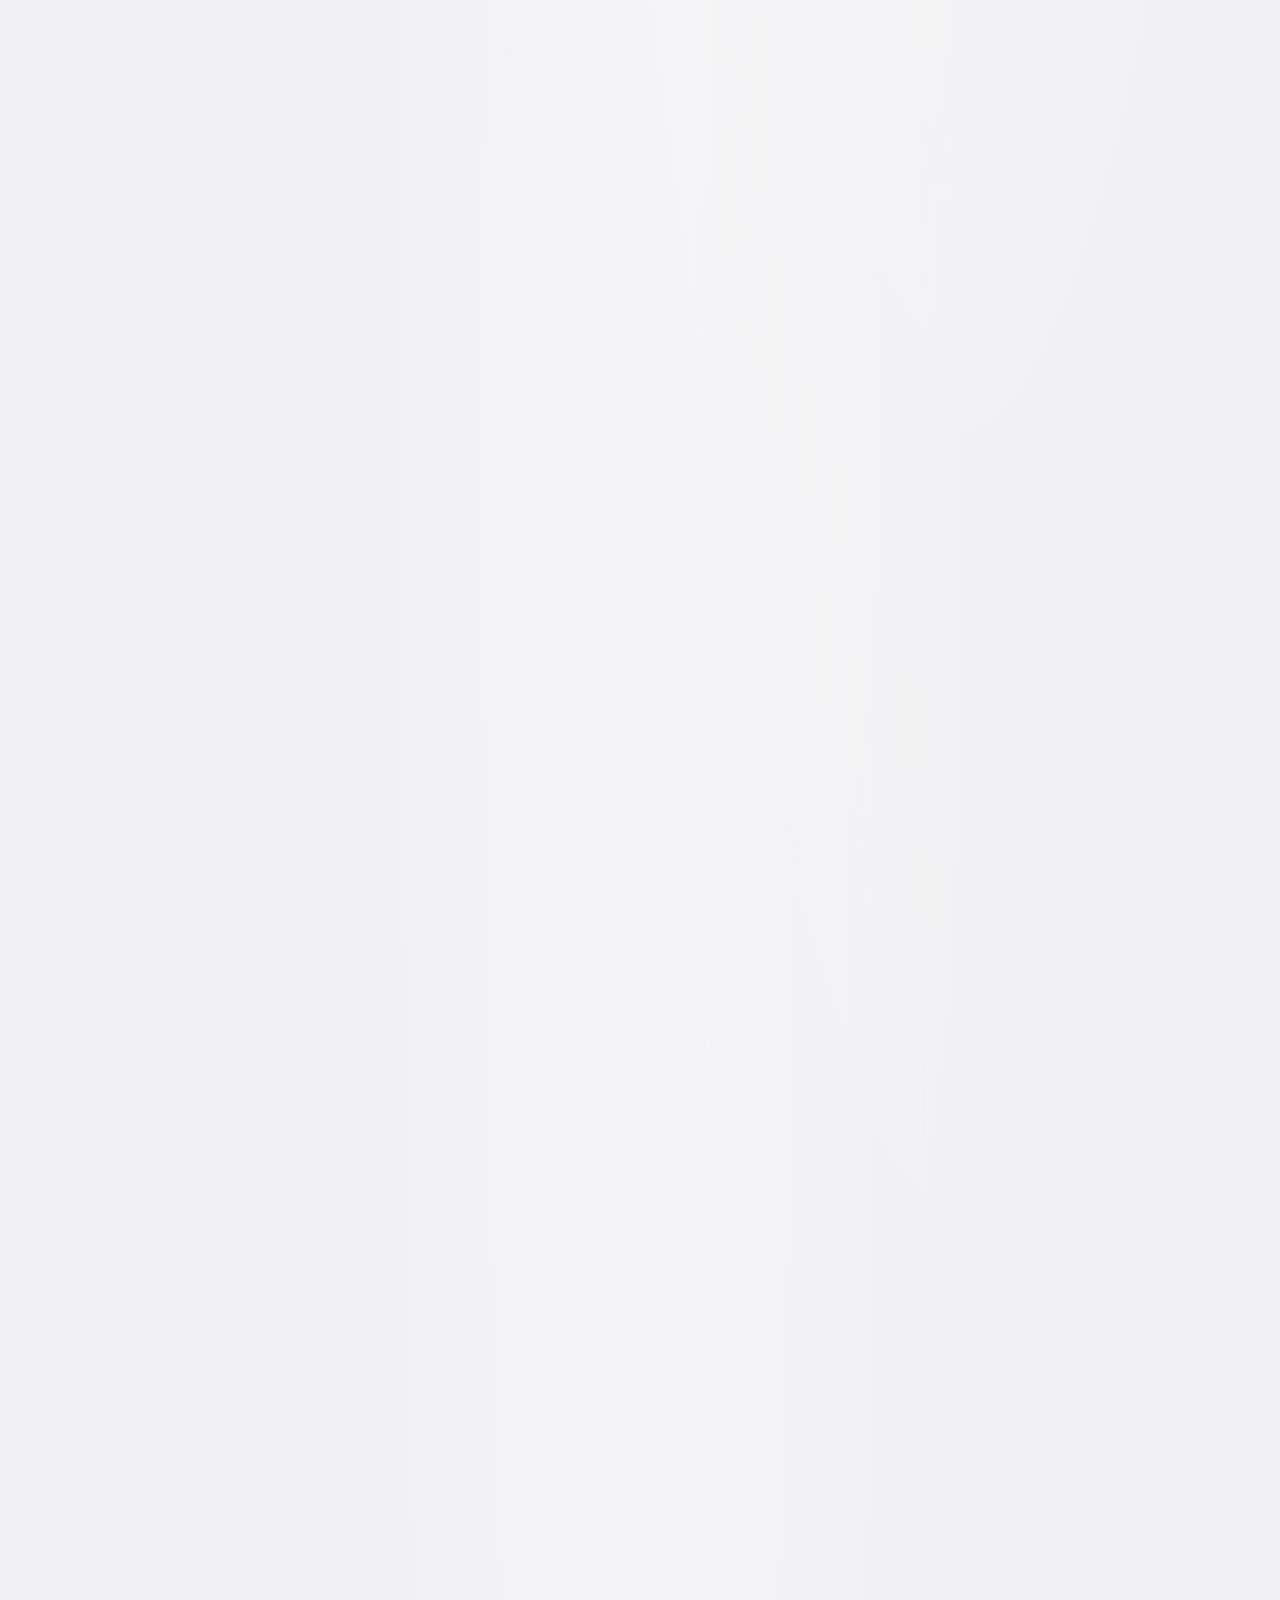
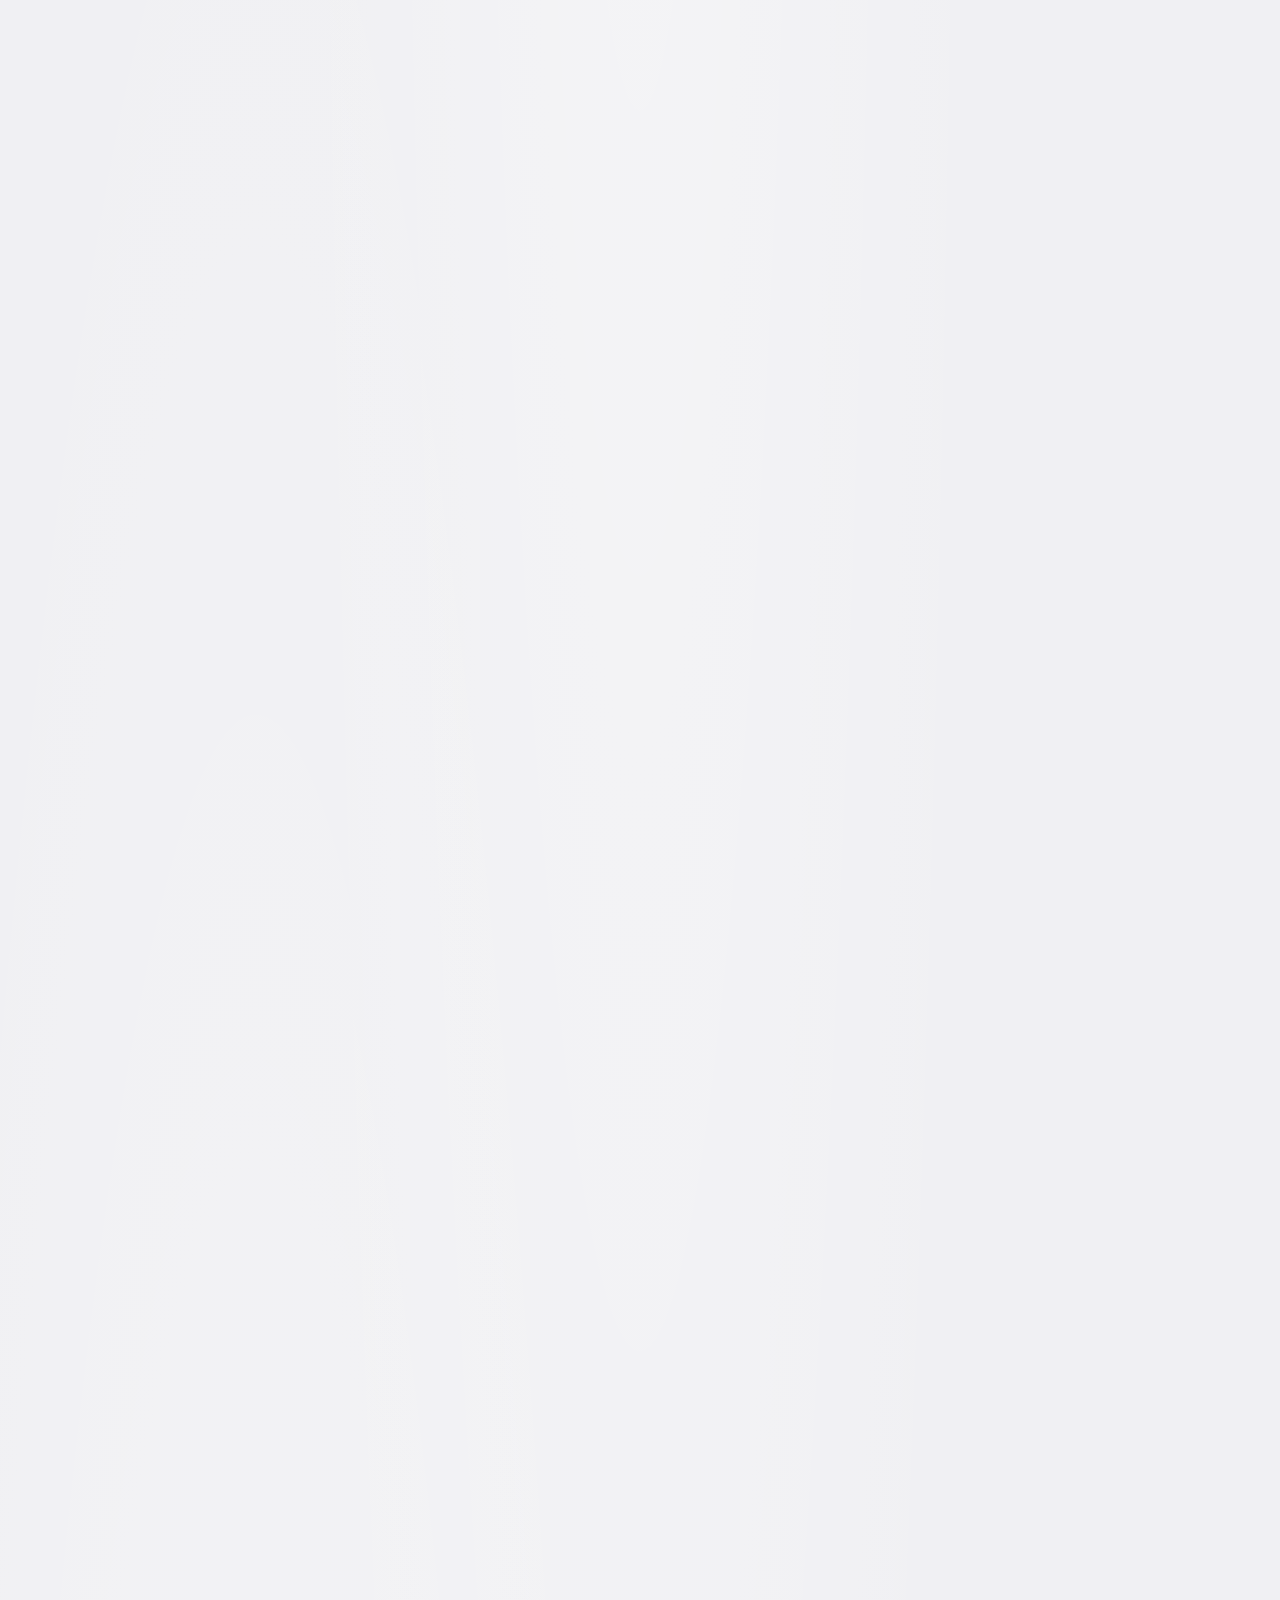
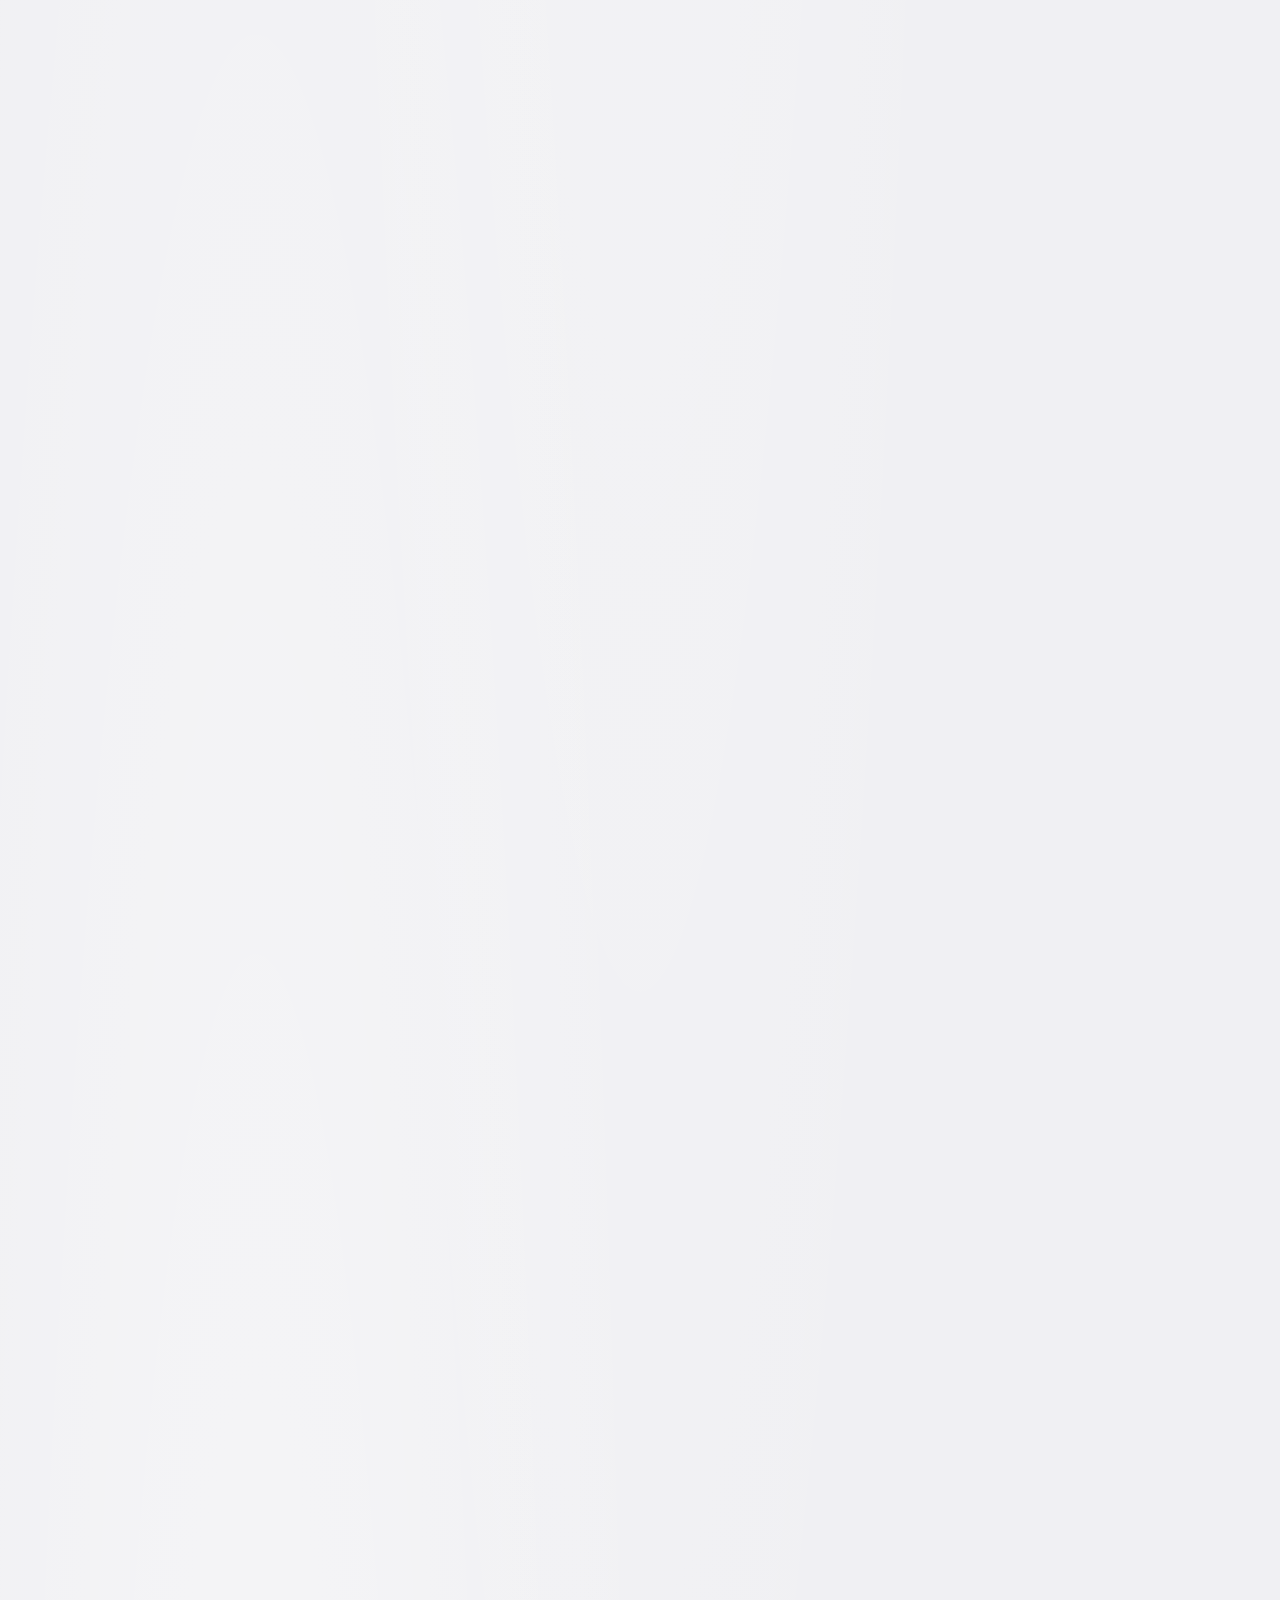
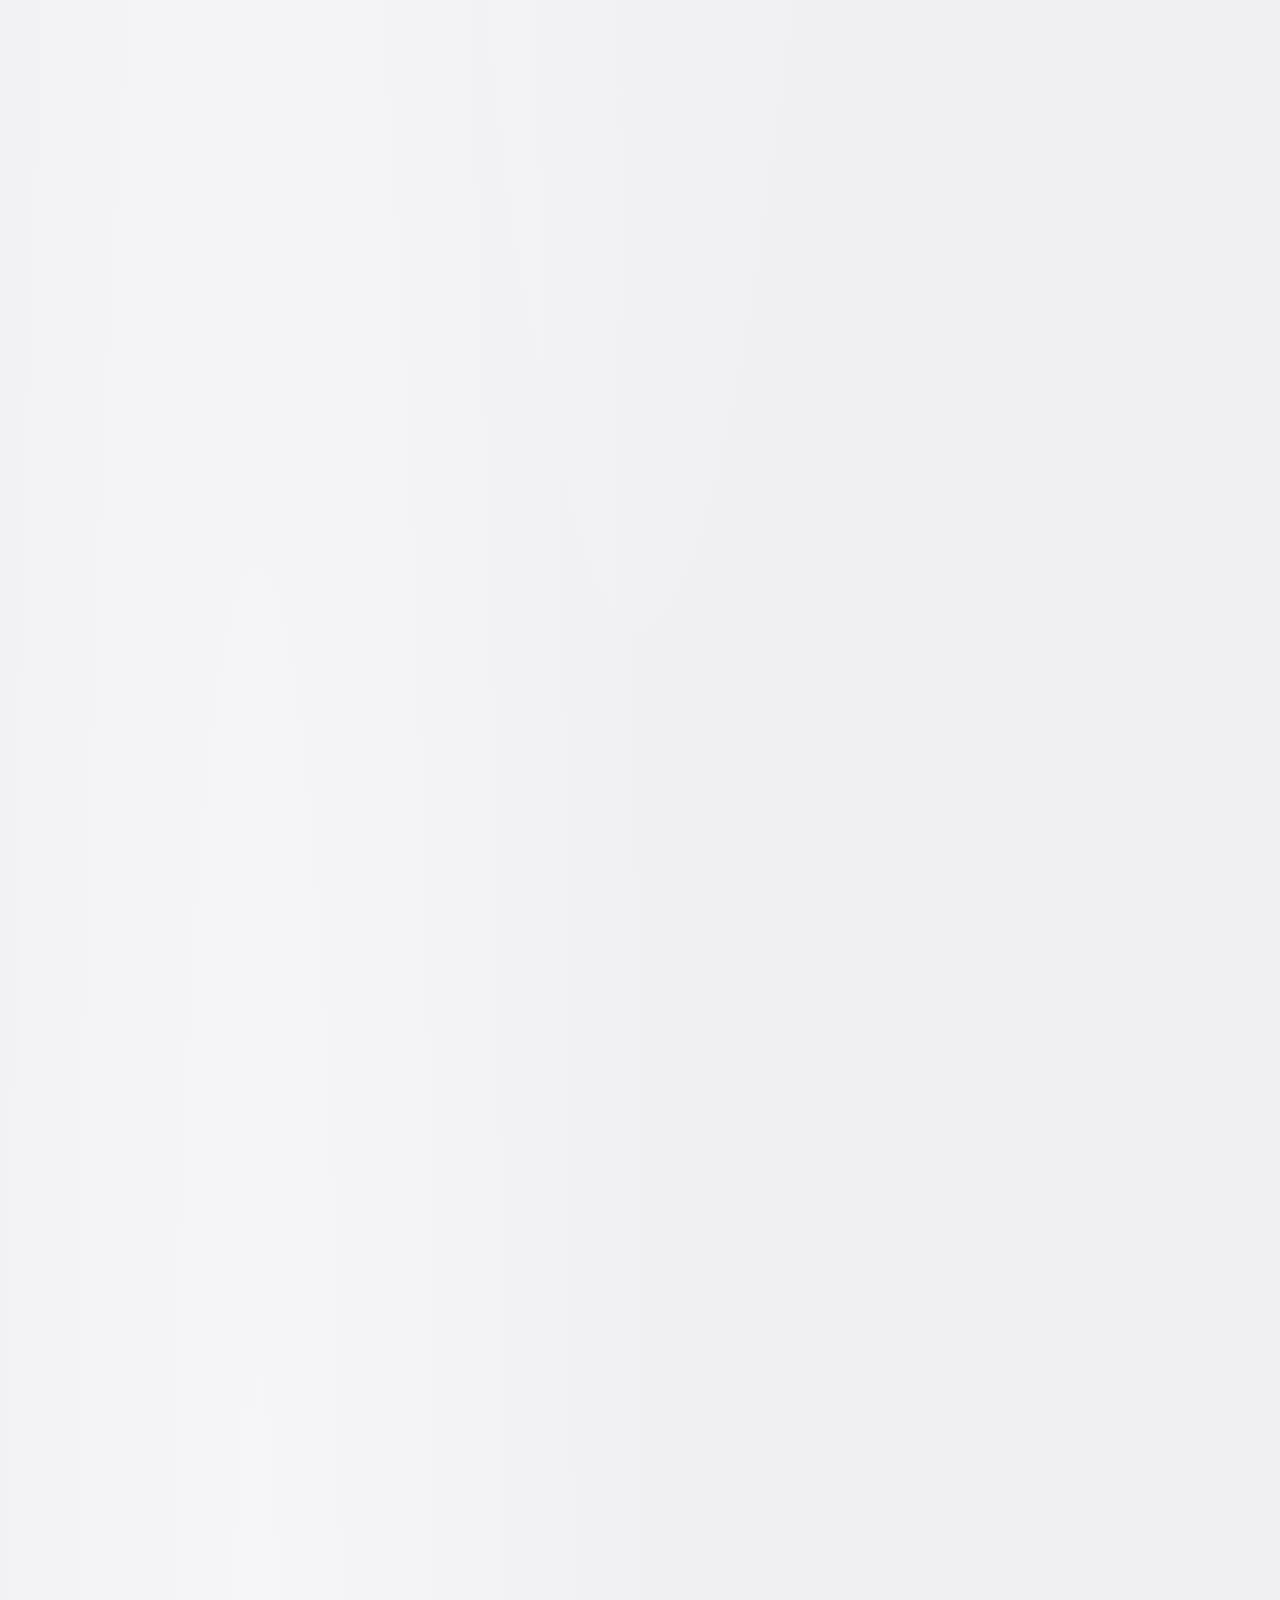
<file: project-ewm4y.html>
<!DOCTYPE html>
<html lang="en">
<head>
  <meta charset="UTF-8" />
  <meta name="viewport" content="width=device-width, initial-scale=1.0" />
  <title>EWM4Y — Designing for Safety · Portfolio</title>
  <meta name="description" content="A trauma-informed UX case study for immigrant women and youth survivors of violence. Privacy-first design, discreet UI, multilingual access." />

  <link rel="preconnect" href="https://fonts.googleapis.com" />
  <link rel="preconnect" href="https://fonts.gstatic.com" crossorigin />
  <link href="https://fonts.googleapis.com/css2?family=DM+Serif+Display:ital@0;1&family=DM+Sans:ital,opsz,wght@0,9..40,300;0,9..40,400;0,9..40,500;1,9..40,300;1,9..40,400&display=swap" rel="stylesheet" />

<link rel="stylesheet" href="style.css" />
<link rel="stylesheet" href="project.css" />
<link rel="stylesheet" href="ewm4y.css" />
</head>
<body>
  <body class="ewm4y-page"></body>

  <!-- ===================== NAVIGATION ======================== -->
  <nav class="nav" id="nav" aria-label="Main navigation">
    <div class="nav__inner">
      <button class="nav__hamburger" id="hamburger" aria-label="Toggle menu" aria-expanded="false" aria-controls="mobile-menu">
        <span class="nav__hamburger-line"></span>
        <span class="nav__hamburger-line"></span>
      </button>
    </div>
  </nav>

  <!-- Mobile Menu -->
  <div class="mobile-menu" id="mobile-menu" aria-hidden="true" role="dialog" aria-label="Mobile navigation">
    <ul class="mobile-menu__links" role="list">
      <li><a href="index.html#work" class="mobile-menu__link" data-close-menu>Work</a></li>
      <li><a href="index.html#experience" class="mobile-menu__link" data-close-menu>Experience</a></li>
      <li><a href="index.html#contact" class="mobile-menu__link" data-close-menu>Contact</a></li>
      <li><a href="mailto:fk2231@nyu.edu" class="mobile-menu__link mobile-menu__link--cta" data-close-menu>Get in touch →</a></li>
    </ul>
  </div>

  <!-- ===================== PROJECT HERO ======================== -->
  <header class="proj-hero" aria-label="Project introduction">
    <div class="container">

      <!-- Breadcrumb -->
      <nav class="proj-breadcrumb reveal reveal--up" aria-label="Breadcrumb">
        <a href="index.html" class="proj-breadcrumb__link">Work</a>
        <span class="proj-breadcrumb__sep" aria-hidden="true">→</span>
        <span class="proj-breadcrumb__current">Enhancing Wellness M4Y</span>
      </nav>

      <!-- Title -->
      <h1 class="proj-hero__title reveal reveal--up" style="--delay:0.05s">
        Designing for Safety — EWM4Y
      </h1>

      <!-- Meta grid -->
      <dl class="proj-hero__meta reveal reveal--up" style="--delay:0.1s">
        <div class="proj-hero__meta-item">
          <dt>My Role</dt>
          <dd>UI and UX Designer</dd>
        </div>
        <div class="proj-hero__meta-item">
          <dt>Tools</dt>
          <dd>Figma, Miro</dd>
        </div>
        <div class="proj-hero__meta-item">
          <dt>Type</dt>
          <dd>Mobile App · Safety-Critical</dd>
        </div>
        <div class="proj-hero__meta-item">
          <dt>Context</dt>
          <dd>Trauma-Informed Design</dd>
        </div>
      </dl>

<!-- Hero video -->
<div class="proj-hero__media-row reveal reveal--up" style="--delay:0.15s">

  <figure class="proj-hero__image-wrap">
    <video class="proj-hero__image" autoplay muted loop playsinline>
      <source src="videos/ewm4y-hero.mp4" type="video/mp4" />
    </video>
  </figure>

  <figure class="proj-hero__image-wrap">
    <video class="proj-hero__image" autoplay muted loop playsinline>
      <source src="videos/ewm4y-hero-2.mp4" type="video/mp4" />
    </video>
  </figure>

</div>

    </div>
  </header>

  <!-- ===================== MAIN CONTENT ======================== -->
  <main class="proj-body" id="main-content">
    <div class="container proj-body__container">

      <!-- ── TABLE OF CONTENTS ── -->
      <aside class="proj-toc" aria-label="Page contents">
        <nav>
          <p class="proj-toc__label">Contents</p>
          <ul class="proj-toc__list" role="list">
            <li><a href="#overview"      class="proj-toc__link is-active">Overview</a></li>
            <li><a href="#approach"      class="proj-toc__link">Design Approach</a></li>
            <li><a href="#users"         class="proj-toc__link">Understanding Users</a></li>
            <li><a href="#principles"    class="proj-toc__link">Design Principles</a></li>
            <li><a href="#ia"            class="proj-toc__link">Architecture</a></li>
            <li><a href="#ideation"      class="proj-toc__link">Ideation</a></li>
            <li><a href="#wireframes"    class="proj-toc__link">Early Designs</a></li>
            <li><a href="#iterations"    class="proj-toc__link">Iterations</a></li>
            <li><a href="#final"         class="proj-toc__link">Final Design</a></li>
            <li><a href="#reflection"    class="proj-toc__link">Reflection</a></li>
          </ul>
        </nav>
      </aside>

      <!-- ── ARTICLE CONTENT ── -->
      <article class="proj-article">

        <!-- OVERVIEW -->
        <section class="proj-section" id="overview" aria-labelledby="overview-heading">
          <h2 class="proj-section__heading reveal reveal--up" id="overview-heading">Overview</h2>
          <div class="proj-prose reveal reveal--up" style="--delay:0.05s">
            <p>When we talk about digital product design, we usually frame the problem around conversion, engagement, or onboarding friction. For EWM4Y, the framing is entirely different: if a survivor uses this app and their abuser discovers it, what happens to them?</p>
            <p>EWM4Y — Enhancing Wellness M4Y — is a platform designed to help immigrant women and youth who are experiencing or recovering from violence. Many of its users are actively monitored: their phones checked, their browsing history inspected, their movements tracked. A poorly designed interface, in this context, is not just frustrating. It can be dangerous.</p>
            <p>The design challenge wasn't how to make the experience better. It was how to make it invisible when it needed to be, and trustworthy when it wasn't.</p>
          </div>

          <!-- Summary cards -->
          <div class="competitor-grid reveal reveal--up" style="--delay:0.1s">
            <div class="competitor-card">
              <div class="competitor-card__body">
                <h3 class="competitor-card__name">The Problem</h3>
                <p class="competitor-card__desc">Immigrant survivors face compounding barriers: language gaps, distrust of institutions, cultural stigma, and digital surveillance by abusers. Existing resources are out of reach if a survivor can't safely search for them. A digital tool that exposes its user's intent can cause direct harm.</p>
              </div>
            </div>
            <div class="competitor-card">
              <div class="competitor-card__body">
                <h3 class="competitor-card__name">The Approach</h3>
                <p class="competitor-card__desc">A privacy-first, low-cognitive-load interface that prioritizes disguised identity, one-tap exit, multilingual access, and emotionally safe content architecture. Every feature was evaluated not just for usability, but for what it would reveal to a hostile observer.</p>
              </div>
            </div>
            <div class="competitor-card">
              <div class="competitor-card__body">
                <h3 class="competitor-card__name">Key Outcomes</h3>
                <p class="competitor-card__desc">Quick Exit on every screen. Zero personal data stored during safety assessment. AI-assisted risk triage through a calm chat interface. Language selection surfaced at app entry. Visual identity designed to read as a general wellness app.</p>
              </div>
            </div>
            <div class="competitor-card">
              <div class="competitor-card__body">
                <h3 class="competitor-card__name">What Made This Different</h3>
                <p class="competitor-card__desc">This was not a standard mobile UX project. Every design decision carried ethical weight. The users this app serves are vulnerable, often in ongoing danger, and the design had to account for the worst-case scenario at every step.</p>
              </div>
            </div>
          </div>
        </section>

        <!-- DESIGN APPROACH -->
        <section class="proj-section" id="approach" aria-labelledby="approach-heading">
          <h2 class="proj-section__heading reveal reveal--up" id="approach-heading">Design Approach</h2>
          <div class="proj-prose reveal reveal--up" style="--delay:0.05s">
            <p>Trauma-informed design is not a checklist of features. It is a way of thinking that asks, at every stage: what is this user carrying when they arrive here, and how does this design respond to that weight?</p>
            <p>Survivors of violence often experience hypervigilance, difficulty concentrating, distrust of systems, and fragmented cognitive processing. These are not edge cases — they are the baseline state for the people this app was built for. That made standard design heuristics insufficient. "Progressive disclosure" means something different when a user is afraid someone is watching over their shoulder. "Onboarding" means something different when a user may need to exit the screen in under three seconds.</p>
            <p>Every screen was evaluated against a single question: if an abuser picks up this phone, what does this screen reveal about where the user has been and what they were doing? This became the core lens for all design decisions.</p>
            <p>The process was deliberately iterative and cautious. Rather than moving quickly through high-fidelity prototypes, the team spent time pressure-testing feature logic — asking whether safety assessment flows could be exploited or misread. Features that created any ambiguity around user intent or privacy were modified or removed. Safety principles weren't added at the end as a feature set. They were the foundation from which every other decision branched.</p>
          </div>
        </section>

        <!-- UNDERSTANDING USERS -->
        <section class="proj-section" id="users" aria-labelledby="users-heading">
          <h2 class="proj-section__heading reveal reveal--up" id="users-heading">Understanding the Users</h2>
          <div class="proj-prose reveal reveal--up" style="--delay:0.05s">
            <p>The target user base for EWM4Y is specific: immigrant women and youth who are survivors of violence — many of whom are currently in unsafe situations or have recently left them. Understanding this population meant understanding not just their goals, but the conditions under which they pursue those goals.</p>
          </div>

          <!-- User types -->
          <div class="principles-grid reveal reveal--up" style="--delay:0.1s">
            <div class="principle-card">
              <h3 class="principle-card__title">The Woman in Immediate Danger</h3>
              <p class="principle-card__desc">She needs to access help fast, without leaving a trace. She may have minutes, not hours. Every additional step is a risk. She cannot afford confusing navigation or an interface that exposes her intent. Speed and invisibility are her primary needs.</p>
            </div>
            <div class="principle-card">
              <h3 class="principle-card__title">The Cautious Seeker</h3>
              <p class="principle-card__desc">She is not in immediate danger but is quietly assessing her situation. She distrusts institutions. She needs content that doesn't feel clinical or alarming — something that feels like a private, non-judgmental space. Trust is her primary need.</p>
            </div>
            <div class="principle-card">
              <h3 class="principle-card__title">The Survivor Rebuilding</h3>
              <p class="principle-card__desc">She has left her situation and is looking for resources: counseling, legal aid, community. She may have low English proficiency or low digital literacy. Clarity, accessible language, and a calm, empowering tone are her primary needs.</p>
            </div>
          </div>

          <!-- Insight list -->
          <div class="insight-list reveal reveal--up" style="--delay:0.1s">
            <div class="insight-item">
              <span class="insight-item__number">01</span>
              <div>
                <h4 class="insight-item__title">Discretion Above All</h4>
                <p class="insight-item__text">The interface must not reveal its purpose to someone who picks up the phone. App identity, screen labels, and navigation language all need to be evaluated through this lens. A feature that works beautifully but exposes its user is a failed feature.</p>
              </div>
            </div>
            <div class="insight-item">
              <span class="insight-item__number">02</span>
              <div>
                <h4 class="insight-item__title">Radical Simplicity</h4>
                <p class="insight-item__text">Cognitive load from ongoing trauma means a user may not be able to process complex menus, multi-step flows, or unfamiliar terminology. Every element that isn't essential creates friction that can result in abandonment at a critical moment.</p>
              </div>
            </div>
            <div class="insight-item">
              <span class="insight-item__number">03</span>
              <div>
                <h4 class="insight-item__title">Trust Without Credentials</h4>
                <p class="insight-item__text">Users may distrust apps that ask for account creation, personal information, or location access. Trust must be earned through design signals — not data collection. The Safety Assessment Tool operates with no login and stores nothing.</p>
              </div>
            </div>
            <div class="insight-item">
              <span class="insight-item__number">04</span>
              <div>
                <h4 class="insight-item__title">Language as Access</h4>
                <p class="insight-item__text">For users with low English proficiency, a monolingual app is no app at all. The language selector must appear at entry — not in settings — because a user who can't read the interface cannot navigate to change it. Language accessibility is not optional; it determines whether the app is usable at all.</p>
              </div>
            </div>
          </div>
        </section>

        <!-- DESIGN PRINCIPLES -->
        <section class="proj-section" id="principles" aria-labelledby="principles-heading">
          <h2 class="proj-section__heading reveal reveal--up" id="principles-heading">Core Design Principles</h2>
          <div class="proj-prose reveal reveal--up" style="--delay:0.05s">
            <p>These principles were derived directly from the PRD and applied as consistent design guidelines across every screen and flow. Each one maps directly to a user risk or need — they are not aesthetic preferences, but functional requirements.</p>
          </div>

          <div class="principles-grid reveal reveal--up" style="--delay:0.1s">
            <div class="principle-card">
              <h3 class="principle-card__title">Privacy-First by Default</h3>
              <p class="principle-card__desc">Safety is not opt-in. Auto-clear sessions, no data storage in the SAT, and disabled password autosave are not features — they are the baseline. The app assumes the worst-case scenario for every session.</p>
            </div>
            <div class="principle-card">
              <h3 class="principle-card__title">Disguised Interface</h3>
              <p class="principle-card__desc">The app's visual identity and labeling are designed to read as a general wellness app. Screen content avoids alarming language on initial views, reducing exposure risk if the screen is seen by a hostile observer.</p>
            </div>
            <div class="principle-card">
              <h3 class="principle-card__title">Low Cognitive Load</h3>
              <p class="principle-card__desc">Minimal text per screen. Plain language. One primary action per view. The interface never demands complex decision-making in a moment of distress — it removes decisions by making the right path obvious.</p>
            </div>
            <div class="principle-card">
              <h3 class="principle-card__title">Multilingual Accessibility</h3>
              <p class="principle-card__desc">Language selection is surfaced at app entry, not in settings. Supported languages include English, Spanish, Farsi, Punjabi, Chinese, Filipino, and Eastern European languages. Content is written in plain language first, then translated.</p>
            </div>
            <div class="principle-card">
              <h3 class="principle-card__title">Empathy Over Efficiency</h3>
              <p class="principle-card__desc">The tone is calm, warm, and non-clinical. Labels like "Find Help" replace institutional language. The AI chatbot is designed to feel like a quiet conversation — not a form. The app should feel like support, not a system.</p>
            </div>
            <div class="principle-card">
              <h3 class="principle-card__title">Fast Exit, Always</h3>
              <p class="principle-card__desc">A Quick Exit button is visible on every screen. One tap exits the app and redirects to a neutral site, leaving no trace. This is non-negotiable: users must be able to disappear instantly, regardless of where they are in a flow.</p>
            </div>
          </div>
        </section>

        <!-- INFORMATION ARCHITECTURE -->
        <section class="proj-section" id="ia" aria-labelledby="ia-heading">
          <h2 class="proj-section__heading reveal reveal--up" id="ia-heading">Information Architecture</h2>
          <div class="proj-prose reveal reveal--up" style="--delay:0.05s">
            <p>Information architecture for EWM4Y could not follow conventional patterns. In most apps, hierarchy is determined by usage frequency, business goals, or research about feature importance. Here, hierarchy was determined by urgency and risk. Features that could protect a user in an immediate crisis were prioritized over features used more often.</p>
            <p>The bottom navigation has five items. The choice of which five, and in what order, was a safety decision.</p>
          </div>

          <figure class="proj-figure reveal reveal--up" style="--delay:0.1s">
            <img
              src="pictures/ewm4y-ia.png"
              alt="EWM4Y information architecture diagram showing the five-tab navigation and content hierarchy"
              class="proj-figure__img"
              loading="lazy"
              width="1120"
              height="560"
            />
            <figcaption class="proj-figure__caption">Primary navigation and content hierarchy — each tab was evaluated for safety implications before inclusion</figcaption>
          </figure>

          <div class="insight-list reveal reveal--up" style="--delay:0.1s">
            <div class="insight-item">
              <span class="insight-item__number">Home</span>
              <div>
                <h4 class="insight-item__title">Immediate Orientation Toward Help</h4>
                <p class="insight-item__text">Entry point with live crisis support banner, service search, and category access. The first screen a user sees is oriented toward action — not organizational information about the platform.</p>
              </div>
            </div>
            <div class="insight-item">
              <span class="insight-item__number">Find</span>
              <div>
                <h4 class="insight-item__title">Local Resources Within Reach</h4>
                <p class="insight-item__text">Local resource locator filtered by proximity and service category. Phone numbers are displayed for copying, not auto-dialing, to avoid creating a call record on the user's device.</p>
              </div>
            </div>
            <div class="insight-item">
              <span class="insight-item__number">Risk</span>
              <div>
                <h4 class="insight-item__title">Anonymous Safety Assessment</h4>
                <p class="insight-item__text">AI-assisted safety assessment with no login, no data stored, and auto-clear on exit. Accessed through a tab labeled "Risk Tool" — neutral enough to pass a casual glance.</p>
              </div>
            </div>
            <div class="insight-item">
              <span class="insight-item__number">Safe</span>
              <div>
                <h4 class="insight-item__title">Safety Planning, Your Way</h4>
                <p class="insight-item__text">Modular safety planning checklist with download, print, and trusted-contact share options. Labels are deliberately indirect to avoid identifying the document if it is seen by the wrong person.</p>
              </div>
            </div>
            <div class="insight-item">
              <span class="insight-item__number">Exit</span>
              <div>
                <h4 class="insight-item__title">Always There</h4>
                <p class="insight-item__text">The Quick Exit occupies one of the five navigation slots — a deliberate trade-off that sacrifices a standard navigation item so that the fastest path to safety is always within thumb reach.</p>
              </div>
            </div>
          </div>
        </section>

        <!-- IDEATION -->
        <section class="proj-section" id="ideation" aria-labelledby="ideation-heading">
          <h2 class="proj-section__heading reveal reveal--up" id="ideation-heading">Ideation & Feature Structure</h2>
          <div class="proj-prose reveal reveal--up" style="--delay:0.05s">
            <p>Ideation for this project required a different creative constraint than most design work. Rather than asking "how do we delight the user," the guiding question was: what does a person in fear actually need, and what form does that take on a screen?</p>
          </div>

          <div class="competitor-grid reveal reveal--up" style="--delay:0.1s">
            <div class="competitor-card">
              <div class="competitor-card__body">
                <h3 class="competitor-card__name">Safety Assessment Tool</h3>
                <p class="competitor-card__desc">The most sensitive feature to structure. The challenge: how do you make a user feel safe enough to answer honestly about their situation, while ensuring those answers can never be used against them? The solution: no login, no storage, conversational AI format, auto-clear on exit. The flow ends with a risk level and a direct recommendation — Low, Medium, or High risk — with appropriate resources surfaced immediately.</p>
              </div>
            </div>
            <div class="competitor-card">
              <div class="competitor-card__body">
                <h3 class="competitor-card__name">Stay Safe — Safety Planning</h3>
                <p class="competitor-card__desc">Safety planning is a recognized domestic violence intervention: helping a person think through what to do if their situation escalates. Translating this into a digital interface meant deciding how to label things, how much to explain, and how to ensure the plan itself didn't become evidence. The result: modular checklist, download/print options, share with trusted contact, and deliberately indirect labels throughout.</p>
              </div>
            </div>
            <div class="competitor-card">
              <div class="competitor-card__body">
                <h3 class="competitor-card__name">Find Help — Resource Locator</h3>
                <p class="competitor-card__desc">Designed around two key behaviors: search by proximity (up to 25 miles) and filter by service type. Critically, phone numbers are designed to be copied rather than auto-dialed. Auto-dialing creates a call record; copying allows the user to call from a different device or public phone. This single design decision — copy vs. dial — is the kind of safety-informed detail that a standard UX process might miss entirely.</p>
              </div>
            </div>
            <div class="competitor-card">
              <div class="competitor-card__body">
                <h3 class="competitor-card__name">Learn & Grow</h3>
                <p class="competitor-card__desc">Educational content serving a dual purpose: real information about warning signs, safety planning, and self-care — packaged in a clean, magazine-style layout that reads as a general wellness content hub. This is the app's disguise layer: if someone sees it open on this screen, it looks like a wellness app. For the user who needs it, it is education that can change outcomes.</p>
              </div>
            </div>
          </div>
        </section>

        <!-- EARLY DESIGNS / WIREFRAMES -->
        <section class="proj-section" id="wireframes" aria-labelledby="wireframes-heading">
          <h2 class="proj-section__heading reveal reveal--up" id="wireframes-heading">Early Designs</h2>
          <div class="proj-prose reveal reveal--up" style="--delay:0.05s">
            <p>The initial design explorations established the core functional structure before safety refinements were fully applied. These screens are instructive — they show what happens when standard mobile UX patterns are applied to a non-standard context.</p>
          </div>

          <figure class="proj-figure reveal reveal--up" style="--delay:0.1s">
            <img
              src="pictures/ewm4y-initial.png"
              alt="Initial EWM4Y design screens showing early Find Help map view, filter system, RAT risk assessment tool with gauge graphic, and home screen"
              class="proj-figure__img"
              loading="lazy"
              width="1280"
              height="720"
            />
            <figcaption class="proj-figure__caption">Initial design — functional structure established, safety refinements not yet applied</figcaption>
          </figure>

          <div class="insight-list reveal reveal--up" style="--delay:0.1s">
            <div class="insight-item">
              <span class="insight-item__number">01</span>
              <div>
                <h4 class="insight-item__title">No Quick Exit</h4>
                <p class="insight-item__text">The most critical gap in the early design: no persistent exit mechanism. Users relied on standard device navigation. For a monitored user, this wasn't an inconvenience — it was a trap. There was no way to close the app instantly and leave no trace.</p>
              </div>
            </div>
            <div class="insight-item">
              <span class="insight-item__number">02</span>
              <div>
                <h4 class="insight-item__title">Exposed Labels</h4>
                <p class="insight-item__text">The risk assessment feature was labeled "RAT — Risk Assessment Tool" with a visible gauge graphic. The label itself was identifiable as a crisis resource. For a user in a monitored situation, having this screen visible is as dangerous as leaving a shelter brochure on the table.</p>
              </div>
            </div>
            <div class="insight-item">
              <span class="insight-item__number">03</span>
              <div>
                <h4 class="insight-item__title">Institutional Visual Tone</h4>
                <p class="insight-item__text">The dark navy navigation, high-contrast cards, and dense information density created a clinical, institutional feel. For a user experiencing trauma, visual tone is not cosmetic — it communicates mood before a word is read. This design communicated urgency when it should have communicated safety.</p>
              </div>
            </div>
            <div class="insight-item">
              <span class="insight-item__number">04</span>
              <div>
                <h4 class="insight-item__title">Static Home Screen</h4>
                <p class="insight-item__text">The home screen was essentially an "About" page for the organization — introducing the team and mission. A user arriving in distress would have to navigate past this screen to reach any actual tool. Every extra step is a risk and a barrier.</p>
              </div>
            </div>
          </div>
        </section>

        <!-- ITERATIONS -->
        <section class="proj-section" id="iterations" aria-labelledby="iterations-heading">
          <h2 class="proj-section__heading reveal reveal--up" id="iterations-heading">Iterations & Key Improvements</h2>
          <div class="proj-prose reveal reveal--up" style="--delay:0.05s">
            <p>The following comparisons document the most significant design changes between the initial exploration and the final design. Each change is grounded in a specific user risk or usability problem identified through design review against the PRD's safety principles.</p>
          </div>

          <!-- Before / After 1 -->
          <h3 class="proj-section__subheading reveal reveal--up">Quick Exit: From Absent to Always Present</h3>
          <div class="before-after reveal reveal--up" style="--delay:0.05s">
            <figure class="before-after__item">
              <img
                src="pictures/ewm4y-before-1.png"
                alt="Before: initial home screen with no quick exit mechanism and standard navigation only"
                class="before-after__img"
                loading="lazy"
                width="540"
                height="640"
              />
              <figcaption class="before-after__label">Before — no persistent exit</figcaption>
            </figure>
            <figure class="before-after__item">
              <img
                src="pictures/ewm4y-after-1.png"
                alt="After: home screen with persistent green Quick Exit chip in top-right corner on every screen"
                class="before-after__img"
                loading="lazy"
                width="540"
                height="640"
              />
              <figcaption class="before-after__label">After — Quick Exit on every screen</figcaption>
            </figure>
          </div>
          <div class="proj-prose reveal reveal--up" style="--delay:0.05s">
            <p>For a monitored user, the absence of a quick exit isn't an inconvenience — it's a trap. The final design treats exit as the most important affordance in the app. A green "Quick Exit" chip persists in the top-right corner of every screen. One tap closes the app, clears session history, and redirects to a neutral site.</p>
          </div>

          <!-- Before / After 2 -->
          <h3 class="proj-section__subheading reveal reveal--up">Onboarding: From Identity Exposure to Private Welcome</h3>
          <div class="before-after reveal reveal--up" style="--delay:0.05s">
            <figure class="before-after__item">
              <img
                src="pictures/ewm4y-before-2.png"
                alt="Before: home screen displaying the full organization name and explicit mission statement about supporting immigrant survivors"
                class="before-after__img"
                loading="lazy"
                width="540"
                height="640"
              />
              <figcaption class="before-after__label">Before — purpose exposed immediately</figcaption>
            </figure>
            <figure class="before-after__item">
              <img
                src="pictures/ewm4y-after-2.png"
                alt="After: onboarding slide showing soft illustration and message 'Welcome to EWM4Y — a private space built around you'"
                class="before-after__img"
                loading="lazy"
                width="540"
                height="640"
              />
              <figcaption class="before-after__label">After — gradual, safe reveal</figcaption>
            </figure>
          </div>
          <div class="proj-prose reveal reveal--up" style="--delay:0.05s">
            <p>The onboarding sequence now serves a dual purpose: it builds trust with the user through calm, reassuring language, while also functioning as the app's disguise. The surface reads as a wellness app. The purpose is revealed gradually, only once a user has already entered a private space.</p>
          </div>

          <!-- Before / After 3 -->
          <h3 class="proj-section__subheading reveal reveal--up">Risk Assessment: From Exposed Label to Embedded Conversation</h3>
          <div class="before-after reveal reveal--up" style="--delay:0.05s">
            <figure class="before-after__item">
              <img
                src="pictures/ewm4y-before-3.png"
                alt="Before: RAT Risk Assessment Tool screen with prominent label and risk gauge graphic"
                class="before-after__img"
                loading="lazy"
                width="540"
                height="640"
              />
              <figcaption class="before-after__label">Before — label immediately identifiable</figcaption>
            </figure>
            <figure class="before-after__item">
              <img
                src="pictures/ewm4y-after-3.png"
                alt="After: calm AI chat interface showing a risk counselor conversation, with a discrete risk score shown at the end"
                class="before-after__img"
                loading="lazy"
                width="540"
                height="640"
              />
              <figcaption class="before-after__label">After — conversational, discreet assessment</figcaption>
            </figure>
          </div>
          <div class="proj-prose reveal reveal--up" style="--delay:0.05s">
            <p>The shift from a form-based assessment to a conversational AI interface also carries a psychological benefit. A chat feels like support. A form feels like documentation. For users who are distrustful of systems, this distinction matters. The tab is now labeled "Risk Tool" — neutral enough to pass a casual glance without revealing the feature's purpose.</p>
          </div>

          <!-- Before / After 4 -->
          <h3 class="proj-section__subheading reveal reveal--up">Visual Language: From Clinical to Calm</h3>
          <div class="before-after reveal reveal--up" style="--delay:0.05s">
            <figure class="before-after__item">
              <img
                src="pictures/ewm4y-before-4.png"
                alt="Before: dark navy navigation bars, high-contrast dense information cards, institutional visual tone"
                class="before-after__img"
                loading="lazy"
                width="540"
                height="640"
              />
              <figcaption class="before-after__label">Before — institutional, clinical tone</figcaption>
            </figure>
            <figure class="before-after__item">
              <img
                src="pictures/ewm4y-after-4.png"
                alt="After: soft lavender palette, generous white space, gentle illustrations, rounded cards"
                class="before-after__img"
                loading="lazy"
                width="540"
                height="640"
              />
              <figcaption class="before-after__label">After — calm, emotionally safe environment</figcaption>
            </figure>
          </div>
          <div class="proj-prose reveal reveal--up" style="--delay:0.05s">
            <p>Visual tone is not cosmetic in trauma-informed design. Color palette, typography, and spatial density communicate a mood before a word is read. The soft lavender and warm neutral palette with generous white space signals: this is a safe place to be.</p>
          </div>
        </section>

        <!-- FINAL DESIGN -->
        <section class="proj-section" id="final" aria-labelledby="final-heading">
          <h2 class="proj-section__heading reveal reveal--up" id="final-heading">Final Design</h2>
          <div class="proj-prose reveal reveal--up" style="--delay:0.05s">
            <p>The final EWM4Y design reads, at a glance, like a calm wellness app. That is entirely intentional. The layered experience reveals itself gradually to users who need it, while presenting a neutral, low-risk surface to anyone else.</p>
          </div>

          <figure class="proj-figure reveal reveal--up" style="--delay:0.1s">
            <img
              src="pictures/ewm4y-final.png"
              alt="Final EWM4Y design screens: onboarding with language selection, home with crisis banner, services categorized by Emergency and Counseling, Learn and Grow content hub, AI safety assessment, and live chat support"
              class="proj-figure__img"
              loading="lazy"
              width="1280"
              height="720"
            />
            <figcaption class="proj-figure__caption">Final design — the complete experience across onboarding, home, services, assessment, and support</figcaption>
          </figure>

          <!-- Final screen groups -->
          <div class="final-screens">

            <div class="screen-group reveal reveal--up" style="--delay:0.05s">
              <h3 class="screen-group__label">Onboarding — A Private Welcome</h3>
              <div class="proj-prose">
                <p>Users are welcomed through a sequence of illustrated slides that introduce the app's purpose gradually: from a private space to a safety tool. Language selection is the final onboarding step — a full-screen prompt with prominent language options. The sequence builds trust before any crisis content appears.</p>
              </div>
              <figure class="proj-figure">
                <img
                  src="pictures/ewm4y-screen-onboarding.png"
                  alt="Onboarding sequence showing six illustrated slides and language selection screen"
                  class="proj-figure__img"
                  loading="lazy"
                  width="1280"
                  height="720"
                />
                <figcaption class="proj-figure__caption">Onboarding — purpose revealed gradually; language selected before entering the app</figcaption>
              </figure>
            </div>

            <div class="screen-group reveal reveal--up" style="--delay:0.05s">
              <h3 class="screen-group__label">Home — Always Ready</h3>
              <div class="proj-prose">
                <p>The home screen opens with a warm greeting and an immediate service search. A "Crisis Support Live" banner is persistent but non-alarming. Services are organized into All, Emergency, and Counseling tabs for fast navigation. The Quick Exit chip is always visible in the top bar.</p>
              </div>
              <figure class="proj-figure">
                <img
                  src="pictures/ewm4y-screen-home.png"
                  alt="Home screen showing Hello how can we help today, crisis support banner, service tabs, and Quick Exit chip"
                  class="proj-figure__img proj-figure__img--phone-center"
                  loading="lazy"
                  width="390"
                  height="844"
                />
                <figcaption class="proj-figure__caption">Home — immediate orientation toward help resources, Quick Exit always accessible</figcaption>
              </figure>
            </div>

            <div class="screen-group reveal reveal--up" style="--delay:0.05s">
              <h3 class="screen-group__label">Safety Assessment — A Conversation, Not a Form</h3>
              <div class="proj-prose">
                <p>The AI-assisted Risk Tool opens as a calm chat with a Crisis Counselor persona. Four questions in plain language lead to a risk score and color-coded level. High-risk users see an immediate "Call for help – 911" and "Find a safe place." The design escalates the response, not the user's anxiety. No data is stored.</p>
              </div>
              <div class="image-grid image-grid--3col">
                <!-- <figure class="image-grid__item">
                  <img src="pictures/ewm4y-screen-rat1.png" alt="AI chat opening with Crisis Counselor greeting and first question" class="image-grid__img image-grid__img--phone" loading="lazy" width="390" height="844"/>
                  <figcaption class="image-grid__caption">Chat — warm opening</figcaption>
                </figure> -->
                <figure class="image-grid__item">
                  <img src="pictures/ewm4y-screen-rat2.png" alt="Risk assessment questions four answers showing injury options" class="image-grid__img image-grid__img--phone" loading="lazy" width="390" height="844"/>
                  <figcaption class="image-grid__caption">Assessment — plain language</figcaption>
                </figure>
                <figure class="image-grid__item">
                  <img src="pictures/ewm4y-screen-rat3.png" alt="Risk result screen showing score of 83 as High Risk with Call for help and Find a safe place options" class="image-grid__img image-grid__img--phone" loading="lazy" width="390" height="844"/>
                  <figcaption class="image-grid__caption">Result — immediate next steps</figcaption>
                </figure>
              </div>
            </div>

            <div class="screen-group reveal reveal--up" style="--delay:0.05s">
              <h3 class="screen-group__label">Find Help & Learn — Resources and Disguise</h3>
              <div class="proj-prose">
                <p>The resource finder surfaces shelters, counseling centers, and hotlines within a user-selected radius. Contact information uses copy-to-clipboard rather than auto-dial. The Learn section packages safety education in a magazine-style grid — functionally a wellness content hub, exactly as intended.</p>
              </div>
              <div class="image-grid image-grid--3col">
                <figure class="image-grid__item">
                  <img src="pictures/ewm4y-screen-find.png" alt="Find Help screen with service cards showing shelter, phone, and website options" class="image-grid__img image-grid__img--phone" loading="lazy" width="390" height="844"/>
                  <figcaption class="image-grid__caption">Find Help — copy, don't dial</figcaption>
                </figure>
                <figure class="image-grid__item">
                  <img src="pictures/ewm4y-screen-learn.png" alt="Learn and Grow screen showing video thumbnail for Creating Your Safety Plan and article cards for Warning Signs and Self-Care Tips" class="image-grid__img image-grid__img--phone" loading="lazy" width="390" height="844"/>
                  <figcaption class="image-grid__caption">Learn — education as camouflage</figcaption>
                </figure>
                <figure class="image-grid__item">
                  <img src="pictures/ewm4y-screen-chat.png" alt="Live Chat Support screen with crisis counselor conversation" class="image-grid__img image-grid__img--phone" loading="lazy" width="390" height="844"/>
                  <figcaption class="image-grid__caption">Live Chat — quiet, real support</figcaption>
                </figure>
              </div>
            </div>

          </div>
        </section>

        <!-- REFLECTION -->
        <section class="proj-section" id="reflection" aria-labelledby="reflection-heading">
          <h2 class="proj-section__heading reveal reveal--up" id="reflection-heading">Reflection</h2>
          <div class="proj-prose reveal reveal--up" style="--delay:0.05s">
            <p>Designing EWM4Y was a lesson in what design is actually capable of — and what it is responsible for. Most UX work operates in a comfortable space where a bad decision results in user confusion or a lower conversion metric. Here, a bad decision had consequences that were harder to quantify and impossible to ignore.</p>
            <p>The hardest challenge wasn't the interface. It was designing for users I couldn't safely research with standard methods. Typical user interviews require trust, openness, and safety — conditions that couldn't always be created with survivors of ongoing violence. Much of the decision-making had to rely on close reading of the PRD, trauma-informed design literature, and responsible inference about user needs. Working with incomplete information while the stakes were this high required a kind of humility that I hadn't had to apply before.</p>
            <p>With more time and access, I would prioritize community-informed testing in safe environments — working with partner organizations to reach users who could validate assumptions about the disguised interface, the assessment flow, and the exit mechanism. The onboarding language in particular would benefit from multilingual usability testing. What reads as warm and trustworthy in English may carry different connotations in Farsi or Punjabi.</p>
            <p>What this project changed for me is how I answer the question: who am I designing for, and what do I owe them? In most work, the answer is about understanding the user's goals and reducing friction. Here, the answer was about understanding the user's danger and designing against it. The most important design decision turned out to be knowing when to get out of the user's way — a Quick Exit that always works, a conversation that never stores your words, a screen that looks like something else when it needs to. Design that protects the user even when they're not looking at it.</p>
          </div>
        </section>

      </article>
    </div>
  </main>

  <!-- ===================== PROJECT NAVIGATION ======================== -->
  <nav class="proj-nav" aria-label="Project navigation">
    <div class="container">
      <a href="index.html" class="proj-nav__back reveal reveal--up">
        <svg width="16" height="16" viewBox="0 0 16 16" fill="none" aria-hidden="true">
          <path d="M12 8H4M4 8L8 4M4 8L8 12" stroke="currentColor" stroke-width="1.5" stroke-linecap="round" stroke-linejoin="round"/>
        </svg>
        Back to Home
      </a>
      <a href="project-ice.html" class="proj-nav__next reveal reveal--up" style="--delay:0.05s">
        <span>Next Project</span>
        <strong>Study Until the Ice Melts</strong>
        <svg width="16" height="16" viewBox="0 0 16 16" fill="none" aria-hidden="true">
          <path d="M4 8H12M12 8L8 4M12 8L8 12" stroke="currentColor" stroke-width="1.5" stroke-linecap="round" stroke-linejoin="round"/>
        </svg>
      </a>
    </div>
  </nav>

  <!-- ===================== FOOTER ======================== -->
  <footer class="footer" aria-label="Footer">
    <div class="container">
      <p class="footer__back">
        <a href="#" class="footer__top-link" aria-label="Back to top">Back to top ↑</a>
      </p>
    </div>
  </footer>

  <!-- Grain overlay -->
  <div class="grain" aria-hidden="true"></div>

  <!-- Scripts -->
  <script src="script.js"></script>
  <script src="project.js"></script>
</body>
</html>
</file>
<file: style.css>
/* ============================================================
   PORTFOLIO — style.css
   Light Neutral Glassmorphism — Frosted White & Pearl Aesthetic
   DM Serif Display + DM Sans | Soft Studio Backdrop
   ============================================================ */

/* ─────────────────────────────────────────────────────────
   1. DESIGN TOKENS (LIGHT NEUTRAL)
───────────────────────────────────────────────────────── */

:root {
  /* Core palette — pale pearl, soft silver, and alabaster */
  --bg-base:        #f0f0f3;
  --bg-mid:         #e8e8eb;
  --bg-surface:     #ffffff;

  /* Frosted white glass surfaces — higher opacity for light mode */
  --glass-bg:            rgba(255, 255, 255, 0.45);
  --glass-bg-hover:      rgba(255, 255, 255, 0.65);
  --glass-bg-card:       rgba(255, 255, 255, 0.50);
  
  /* Glass borders — subtle dark rims to define edges on light backgrounds */
  --glass-border:        rgba(0, 0, 0, 0.05);
  --glass-border-strong: rgba(0, 0, 0, 0.12);
  --glass-glow:          rgba(255, 255, 255, 0.8);

  /* Glass inner sheen — pure white edge highlight */
  --glass-sheen:         rgba(255, 255, 255, 1);
  --glass-sheen-strong:  rgba(255, 255, 255, 1);

  /* Text — deep charcoals and soft grays */
  --text-primary:   rgba(15, 15, 18, 0.95);
  --text-secondary: rgba(30, 30, 35, 0.65);
  --text-faint:     rgba(40, 40, 50, 0.40);

  /* Accent — pitch black for high contrast elegance */
  --accent:         rgba(0, 0, 0, 0.95);
  --accent-warm:    rgba(0, 0, 0, 0.75); 
  --accent-glow:    rgba(0, 0, 0, 0.08);
  --accent-glow-soft: rgba(0, 0, 0, 0.04);

  /* Light diffusion — soft grayscale ambient bounce */
  --light-warm:     rgba(255, 255, 255, 0.80); 
  --light-soft:     rgba(255, 255, 255, 0.50);
  --light-core:     rgba(255, 255, 255, 1);

  /* Typography */
  --font-display:  'DM Serif Display', Georgia, serif;
  --font-body:     'DM Sans', system-ui, sans-serif;

  /* Fluid sizes */
  --text-xs:   0.6875rem;
  --text-sm:   0.8125rem;
  --text-base: 1rem;
  --text-md:   1.125rem;
  --text-lg:   1.375rem;
  --text-xl:   1.75rem;
  --text-2xl:  2.25rem;
  --text-3xl:  3rem;
  --text-hero: clamp(2.2rem, 5vw, 4rem);

  /* Spacing */
  --space-1:  4px;
  --space-2:  8px;
  --space-3:  12px;
  --space-4:  16px;
  --space-5:  20px;
  --space-6:  24px;
  --space-8:  32px;
  --space-10: 40px;
  --space-12: 48px;
  --space-16: 64px;
  --space-20: 80px;
  --space-24: 96px;
  --space-32: 128px;

  /* Layout */
  --max-width:  1200px;
  --padding-x:  clamp(1.25rem, 5vw, 5rem);

  /* Transitions */
  --ease-out:    cubic-bezier(0.16, 1, 0.3, 1);
  --ease-spring: cubic-bezier(0.34, 1.56, 0.64, 1);
  --ease-silk:   cubic-bezier(0.25, 0.46, 0.45, 0.94);
  --duration-fast: 200ms;
  --duration-base: 380ms;
  --duration-slow: 650ms;

  /* Radius */
  --radius-sm:  8px;
  --radius-md:  16px;
  --radius-lg:  24px;
  --radius-xl:  32px;
  --radius-2xl: 40px;
  --radius-pill: 999px;

  /* Layered shadow system — soft, diffused gray drop shadows with white inner rims */
  --shadow-card:
    0 4px 12px rgba(0, 0, 0, 0.03),
    0 12px 32px rgba(0, 0, 0, 0.04),
    0 24px 60px rgba(0, 0, 0, 0.05),
    0 0 0 1px rgba(255, 255, 255, 0.6) inset,
    0 1px 0 rgba(255, 255, 255, 1) inset;

  --shadow-card-hover:
    0 6px 16px rgba(0, 0, 0, 0.04),
    0 16px 40px rgba(0, 0, 0, 0.06),
    0 32px 80px rgba(0, 0, 0, 0.08),
    0 0 60px rgba(255, 255, 255, 0.5),
    0 0 0 1px rgba(255, 255, 255, 0.8) inset,
    0 1px 0 rgba(255, 255, 255, 1) inset;

  --shadow-nav:
    0 4px 16px rgba(0, 0, 0, 0.04),
    0 16px 48px rgba(0, 0, 0, 0.06),
    0 0 60px rgba(255, 255, 255, 0.4),
    0 0 0 1px rgba(255, 255, 255, 0.6) inset,
    0 1px 0 rgba(255, 255, 255, 1) inset;

  --shadow-btn:
    0 2px 8px rgba(0, 0, 0, 0.04),
    0 0 0 1px rgba(255, 255, 255, 0.8) inset,
    0 1px 0 rgba(255, 255, 255, 1) inset;

  --shadow-btn-hover:
    0 4px 16px rgba(0, 0, 0, 0.08),
    0 0 30px rgba(255, 255, 255, 0.6),
    0 0 0 1px rgba(255, 255, 255, 1) inset,
    0 1px 0 rgba(255, 255, 255, 1) inset;
}
.projects-grid {
  display: grid;
  grid-template-columns: repeat(3, 1fr);
  gap: 2rem;
  margin-top: 2rem;
   align-items: stretch;
}

/* Tablet */
@media (max-width: 1024px) {
  .projects-grid {
    grid-template-columns: repeat(2, 1fr);
  }
}

/* Mobile */
@media (max-width: 640px) {
  .projects-grid {
    grid-template-columns: 1fr;
  }
}

.project-card {
  width: 100%;
  height: 100%;              /* fill grid cell */
  display: flex;
  flex-direction: column;
}

.project-card__media {
  aspect-ratio: 4 / 3; /* keeps everything consistent */
}
/* ─────────────────────────────────────────────────────────
   2. RESET & BASE
───────────────────────────────────────────────────────── */
*, *::before, *::after {
  box-sizing: border-box;
  margin: 0;
  padding: 0;
}

html {
  font-size: 100%;
  scroll-behavior: smooth;
  -webkit-text-size-adjust: 100%;
}

body {
  background-color: var(--bg-base);
  color: var(--text-primary);
  /* Light ambient background — soft white overlays over pale silver */
  background-image:
    radial-gradient(ellipse 80% 60% at 75% 20%, rgba(255, 255, 255, 0.6) 0%, transparent 60%),
    radial-gradient(ellipse 60% 50% at 20% 80%, rgba(255, 255, 255, 0.4) 0%, transparent 55%),
    radial-gradient(ellipse 40% 40% at 50% 50%, rgba(255, 255, 255, 0.3) 0%, transparent 70%);
}
a {
  text-decoration: none;
}
/* Pure white studio lights to create background gradients */
.hero__blob--1 {
  background: radial-gradient(
    ellipse at center,
    rgba(255, 255, 255, 1) 0%,
    rgba(255, 255, 255, 0.5) 40%,
    transparent 70%
  );
}

.hero__blob--2 {
  background: radial-gradient(
    ellipse at center,
    rgba(255, 255, 255, 0.8) 0%,
    rgba(255, 255, 255, 0.3) 50%,
    transparent 70%
  );
}

.hero__blob--3 {
  background: radial-gradient(
    ellipse at center,
    rgba(230, 230, 235, 0.6) 0%, /* Soft gray bounce light */
    transparent 65%
  );
}

/* ─────────────────────────────────────────────────────────
   3. LAYOUT HELPERS
───────────────────────────────────────────────────────── */
.container {
  width: 100%;
  max-width: var(--max-width);
  margin-inline: auto;
  padding-inline: var(--padding-x);
}

.section {
  padding-block: var(--space-32);
}

@media (max-width: 768px) {
  .section { padding-block: var(--space-20); }
}

.section__header {
  margin-bottom: var(--space-10);
}

.section__label {
  display: inline-block;
  font-size: var(--text-xs);
  font-weight: 500;
  letter-spacing: 0.18em;
  text-transform: uppercase;
  color: var(--accent);
  opacity: 0.7;
  position: relative;
  padding-bottom: var(--space-3);
  width: 100%;
}

.section__label::after {
  content: '';
  position: absolute;
  bottom: 0;
  left: 0;
  width: 0%;
  height: 1px;
  background: linear-gradient(90deg, rgba(0, 0, 0, 0.15), transparent);
  transition: width 0.9s var(--ease-out) 0.2s;
}

.section__label.label-visible::after {
  width: 100%;
}

/* ─────────────────────────────────────────────────────────
   4. GRAIN OVERLAY — Multiply blend for light mode
───────────────────────────────────────────────────────── */
.grain {
  position: fixed;
  inset: -200%;
  width: 400%;
  height: 400%;
  pointer-events: none;
  z-index: 1000;
  opacity: 0.04;
  mix-blend-mode: multiply; /* Switched to multiply for light mode */
  background-image: url("data:image/svg+xml,%3Csvg viewBox='0 0 256 256' xmlns='http://www.w3.org/2000/svg'%3E%3Cfilter id='noise'%3E%3CfeTurbulence type='fractalNoise' baseFrequency='0.85' numOctaves='4' stitchTiles='stitch'/%3E%3C/filter%3E%3Crect width='100%25' height='100%25' filter='url(%23noise)'/%3E%3C/svg%3E");
  background-size: 256px 256px;
  animation: grain 0.6s steps(2) infinite;
}

@keyframes grain {
  0%   { transform: translate(0, 0); }
  25%  { transform: translate(-3%, -5%); }
  50%  { transform: translate(5%, 2%); }
  75%  { transform: translate(-2%, 4%); }
  100% { transform: translate(3%, -3%); }
}

/* ─────────────────────────────────────────────────────────
   5. NAVIGATION — FROSTED WHITE PILL
───────────────────────────────────────────────────────── */
.nav {
  position: fixed;
  top: 24px;
  left: 0;
  right: 0;
  z-index: 900;
  display: flex;
  justify-content: center;
  pointer-events: none;
  transition: top var(--duration-base) var(--ease-out),
              opacity var(--duration-base) var(--ease-out);
}

.nav.is-hidden {
  top: -80px;
  opacity: 0;
}

.nav__pill {
  display: flex;
  align-items: center;
  gap: var(--space-6);
  padding: 10px 20px 10px 16px;
  background: linear-gradient(
    135deg,
    rgba(255, 255, 255, 0.7) 0%,
    rgba(255, 255, 255, 0.4) 100%
  );
  backdrop-filter: blur(32px) saturate(120%);
  -webkit-backdrop-filter: blur(32px) saturate(120%);
  border: 1px solid var(--glass-border);
  border-top-color: var(--glass-sheen);
  border-radius: var(--radius-pill);
  box-shadow: var(--shadow-nav);
  pointer-events: all;
}

.nav__logo {
  font-family: var(--font-display);
  font-size: var(--text-base);
  font-style: italic;
  color: var(--text-primary);
  letter-spacing: 0.02em;
  flex-shrink: 0;
  transition: opacity var(--duration-fast) var(--ease-out);
}

.nav__logo:hover { opacity: 0.6; }

.nav__links {
  display: flex;
  align-items: center;
  gap: var(--space-5);
}

.nav__link {
  font-size: var(--text-sm);
  font-weight: 400;
  color: var(--text-secondary);
  letter-spacing: 0.01em;
  padding: 4px 10px;
  border-radius: var(--radius-sm);
  transition: color var(--duration-fast) var(--ease-out),
              background var(--duration-fast) var(--ease-out);
  
  /* Add this line to remove underlines */
  text-decoration: none; 
}
.nav__link:hover,
.nav__link.is-active {
  color: var(--text-primary);
  background: rgba(0, 0, 0, 0.04);
}

.nav__cta {
  font-size: var(--text-sm);
  font-weight: 500;
  padding: 7px 18px;
  background: linear-gradient(
    135deg,
    rgba(255, 255, 255, 0.9) 0%,
    rgba(255, 255, 255, 0.5) 100%
  );
  border: 1px solid var(--glass-border-strong);
  border-top-color: var(--glass-sheen);
  border-radius: var(--radius-pill);
  color: var(--text-primary);
  white-space: nowrap;
  box-shadow: var(--shadow-btn);
  transition: all var(--duration-base) var(--ease-out);
}

.nav__cta:hover {
  background: linear-gradient(
    135deg,
    rgba(255, 255, 255, 1) 0%,
    rgba(255, 255, 255, 0.7) 100%
  );
  border-color: rgba(0, 0, 0, 0.15);
  box-shadow: var(--shadow-btn-hover);
  transform: translateY(-1px);
}

/* Hamburger */
.nav__hamburger {
  display: none;
  flex-direction: column;
  justify-content: center;
  gap: 5px;
  width: 28px;
  height: 28px;
  margin-left: auto;
}

.nav__hamburger-line {
  display: block;
  width: 100%;
  height: 1.5px;
  background: var(--text-primary);
  border-radius: 2px;
  transform-origin: center;
  transition: transform var(--duration-base) var(--ease-out),
              opacity var(--duration-base) var(--ease-out);
}

.nav__hamburger.is-active .nav__hamburger-line:nth-child(1) {
  transform: translateY(3.25px) rotate(45deg);
}

.nav__hamburger.is-active .nav__hamburger-line:nth-child(2) {
  transform: translateY(-3.25px) rotate(-45deg);
}

/* ─────────────────────────────────────────────────────────
   6. MOBILE MENU
───────────────────────────────────────────────────────── */
.mobile-menu {
  position: fixed;
  inset: 0;
  z-index: 800;
  background:
    radial-gradient(ellipse 70% 60% at 80% 30%, rgba(255, 255, 255, 0.8) 0%, transparent 60%),
    rgba(240, 240, 243, 0.95); /* Light gray overlay */
  backdrop-filter: blur(40px) saturate(120%);
  -webkit-backdrop-filter: blur(40px) saturate(120%);
  display: flex;
  align-items: center;
  justify-content: flex-start;
  padding: var(--space-32) var(--padding-x);
  clip-path: inset(0 0 100% 0);
  transition: clip-path var(--duration-slow) var(--ease-out);
  pointer-events: none;
}

.mobile-menu.is-open {
  clip-path: inset(0 0 0% 0);
  pointer-events: all;
}

.mobile-menu__links {
  display: flex;
  flex-direction: column;
  gap: var(--space-5);
}

.mobile-menu__link {
  font-family: var(--font-display);
  font-size: clamp(2rem, 8vw, 3.5rem);
  font-weight: 400;
  color: var(--text-primary);
  opacity: 0;
  transform: translateY(20px);
  transition: opacity var(--duration-base) var(--ease-out),
              transform var(--duration-base) var(--ease-out),
              color var(--duration-fast) var(--ease-out);
}

.mobile-menu.is-open .mobile-menu__link {
  opacity: 1;
  transform: none;
}

.mobile-menu.is-open .mobile-menu__link:nth-child(1) { transition-delay: 0.1s; }
.mobile-menu.is-open .mobile-menu__link:nth-child(2) { transition-delay: 0.15s; }
.mobile-menu.is-open .mobile-menu__link:nth-child(3) { transition-delay: 0.2s; }
.mobile-menu.is-open .mobile-menu__link:nth-child(4) { transition-delay: 0.25s; }

.mobile-menu__link:hover { color: var(--text-faint); }

.mobile-menu__link--cta {
  font-family: var(--font-body);
  font-size: var(--text-md);
  font-weight: 500;
  margin-top: var(--space-4);
  color: var(--text-secondary);
}

/* ─────────────────────────────────────────────────────────
   7. BUTTONS — Tactile frosted white glass
───────────────────────────────────────────────────────── */
.btn {
  display: inline-flex;
  align-items: center;
  gap: var(--space-2);
  font-size: var(--text-sm);
  font-weight: 500;
  padding: 11px 24px;
  border-radius: var(--radius-pill);
  letter-spacing: 0.01em;
  cursor: pointer;
  transition: all var(--duration-base) var(--ease-out);
  white-space: nowrap;
}

.btn--primary {
  background: linear-gradient(
    135deg,
    rgba(255, 255, 255, 0.9) 0%,
    rgba(255, 255, 255, 0.4) 100%
  );
  border: 1px solid var(--glass-border-strong);
  border-top-color: var(--glass-sheen);
  color: var(--text-primary);
  backdrop-filter: blur(16px) saturate(120%);
  -webkit-backdrop-filter: blur(16px) saturate(120%);
  box-shadow: var(--shadow-btn);
}

.btn--primary:hover {
  background: linear-gradient(
    135deg,
    rgba(255, 255, 255, 1) 0%,
    rgba(255, 255, 255, 0.6) 100%
  );
  border-color: rgba(0, 0, 0, 0.15);
  box-shadow: var(--shadow-btn-hover);
  transform: translateY(-2px) scale(1.01);
}

.btn--ghost {
  background: rgba(255, 255, 255, 0.2);
  border: 1px solid var(--glass-border);
  color: var(--text-secondary);
  backdrop-filter: blur(8px);
}

.btn--ghost:hover {
  background: rgba(255, 255, 255, 0.5);
  border-color: var(--glass-border-strong);
  color: var(--text-primary);
  transform: translateY(-1px);
}

/* ─────────────────────────────────────────────────────────
   8. HERO SECTION
───────────────────────────────────────────────────────── */
.hero {
  position: relative;
  min-height: 100vh;
  display: flex;
  flex-direction: column;
  justify-content: center;
  padding-top: 100px;
  padding-bottom: var(--space-20);
  overflow: hidden;
}

.hero__bg {
  position: absolute;
  inset: 0;
  pointer-events: none;
  z-index: 0;
}

/* Soft white ambient lights */
.hero__blob--1 {
  position: absolute;
  width: 700px;
  height: 700px;
  border-radius: 50%;
  top: -180px;
  right: -140px;
  filter: blur(60px);
  opacity: 1;
  animation: ambientShift 18s ease-in-out infinite;
}

.hero__blob--2 {
  position: absolute;
  width: 500px;
  height: 500px;
  border-radius: 50%;
  bottom: -100px;
  left: -80px;
  filter: blur(80px);
  opacity: 1;
  animation: ambientShift 22s ease-in-out infinite reverse;
}

.hero__blob--3 {
  position: absolute;
  width: 350px;
  height: 350px;
  border-radius: 50%;
  top: 42%;
  left: 36%;
  filter: blur(50px);
  opacity: 1;
  animation: ambientShift 14s ease-in-out infinite 4s;
}

@keyframes ambientShift {
  0%, 100% { transform: translate(0, 0) scale(1); opacity: 1; }
  33%       { transform: translate(20px, -18px) scale(1.04); opacity: 0.85; }
  66%       { transform: translate(-14px, 16px) scale(0.97); opacity: 0.92; }
}

.hero__inner {
  position: relative;
  z-index: 1;
  display: grid;
  grid-template-columns: 1fr 1fr;
  gap: var(--space-16);
  align-items: center;
}

.hero__eyebrow {
  font-size: var(--text-xs);
  font-weight: 500;
  letter-spacing: 0.18em;
  text-transform: uppercase;
  color: var(--accent);
  opacity: 0.85;
  margin-bottom: var(--space-4);
}

.hero__headline {
  font-family: var(--font-display);
  font-size: var(--text-hero);
  font-weight: 400;
  line-height: 1.15;
  letter-spacing: -0.02em;
  color: var(--text-primary);
  margin-bottom: var(--space-6);
}

.hero__headline em {
  font-style: italic;
  color: rgba(0, 0, 0, 0.95); /* Deep charcoal emphasis */
}

.hero__body {
  font-size: var(--text-base);
  font-weight: 400;
  color: var(--text-secondary);
  line-height: 1.75;
  max-width: 480px;
  margin-bottom: var(--space-8);
}

.hero__inline-link {
  color: var(--accent);
  border-bottom: 1px solid rgba(0, 0, 0, 0.20);
  transition: border-color var(--duration-fast);
}

.hero__inline-link:hover {
  border-color: var(--accent);
}

.hero__actions {
  display: flex;
  gap: var(--space-3);
  flex-wrap: wrap;
}

/* Right card stack — light frosted glass depth */
.hero__cards {
  position: relative;
  height: 480px;
  perspective: 1200px;
}

.hero__card {
  position: absolute;
  border-radius: var(--radius-xl);
  overflow: hidden;
  will-change: transform;
  transition: transform 0.6s var(--ease-out);
}

.hero__card--back-2 {
  width: 82%;
  height: 75%;
  top: 50%;
  left: 50%;
  transform: translate(-50%, -50%) translateZ(-80px) rotate(-6deg);
  background: linear-gradient(
    135deg,
    rgba(255, 255, 255, 0.4) 0%,
    rgba(255, 255, 255, 0.1) 100%
  );
  border: 1px solid rgba(255, 255, 255, 0.8);
  z-index: 1;
}

.hero__card--back-1 {
  width: 88%;
  height: 82%;
  top: 50%;
  left: 50%;
  transform: translate(-50%, -50%) translateZ(-40px) rotate(-3deg);
  background: linear-gradient(
    135deg,
    rgba(255, 255, 255, 0.6) 0%,
    rgba(255, 255, 255, 0.2) 100%
  );
  border: 1px solid rgba(255, 255, 255, 1);
  z-index: 2;
}

.hero__card--front {
  width: 94%;
  height: 90%;
  top: 50%;
  left: 50%;
  transform: translate(-50%, -50%) translateZ(0px);
  border: 1px solid var(--glass-border-strong);
  border-top-color: var(--glass-sheen-strong);
  box-shadow:
    0 4px 12px rgba(0, 0, 0, 0.05),
    0 24px 60px rgba(0, 0, 0, 0.08),
    0 0 0 1px rgba(255, 255, 255, 0.8) inset;
  z-index: 3;
}

.hero__card-inner {
  width: 100%;
  height: 100%;
  display: flex;
  align-items: flex-end;
  padding: var(--space-5);
  background: linear-gradient(
    135deg,
    rgba(255, 255, 255, 0.8) 0%,
    rgba(255, 255, 255, 0.3) 100%
  );
  backdrop-filter: blur(32px) saturate(120%);
  -webkit-backdrop-filter: blur(32px) saturate(120%);
}

.hero__card-media {
  position: relative;
  width: 100%;
  height: 100%;
}

.hero__card-media video {
  width: 100%;
  height: 100%;
  object-fit: cover;
}

.hero__card-gradient {
  position: absolute;
  inset: 0;
  /* Light mode gradient overlay for the video to ensure text is readable */
  background: linear-gradient(
    to bottom,
    transparent 25%,
    rgba(255, 255, 255, 0.95) 100% 
  );
}

.hero__card-info {
  position: absolute;
  bottom: 0;
  left: 0;
  right: 0;
  padding: var(--space-5) var(--space-6);
  display: flex;
  flex-direction: column;
  gap: var(--space-2);
}

.hero__card-tag {
  font-size: var(--text-xs);
  font-weight: 500;
  letter-spacing: 0.1em;
  text-transform: uppercase;
  color: var(--text-secondary);
}

.hero__card-title {
  font-family: var(--font-display);
  font-size: var(--text-lg);
  font-weight: 400;
  color: var(--text-primary);
  line-height: 1.3;
}

.hero__card-actions {
  display: flex;
  gap: var(--space-2);
  margin-top: var(--space-2);
}

.hero__card-btn {
  display: inline-flex;
  align-items: center;
  font-size: var(--text-xs);
  font-weight: 500;
  letter-spacing: 0.06em;
  padding: 7px 16px;
  background: linear-gradient(
    135deg,
    rgba(255, 255, 255, 0.9) 0%,
    rgba(255, 255, 255, 0.5) 100%
  );
  border: 1px solid rgba(0, 0, 0, 0.08);
  border-top-color: rgba(255, 255, 255, 1);
  border-radius: var(--radius-pill);
  color: var(--text-primary);
  backdrop-filter: blur(12px) saturate(120%);
  box-shadow: 0 2px 8px rgba(0,0,0,0.05), 0 1px 0 rgba(255,255,255,1) inset;
  transition: all var(--duration-fast) var(--ease-out);
}

.hero__card-btn:hover {
  background: linear-gradient(
    135deg,
    rgba(255, 255, 255, 1) 0%,
    rgba(255, 255, 255, 0.7) 100%
  );
  box-shadow:
    0 4px 16px rgba(0, 0, 0, 0.1),
    0 1px 0 rgba(255, 255, 255, 1) inset;
  transform: translateY(-1px);
}

/* Scroll indicator */
.hero__scroll {
  position: absolute;
  bottom: 40px;
  left: 49%;
  transform: translate(-70%, 20px);
  display: flex;
  flex-direction: column;
  align-items: center;
  gap: var(--space-2);
  z-index: 1;
}

.hero__scroll-label {
  font-size: var(--text-xs);
  font-weight: 500;
  letter-spacing: 0.14em;
  text-transform: uppercase;
  color: var(--text-faint);
}

.hero__scroll-line {
  width: 1px;
  height: 40px;
  background: linear-gradient(to bottom, rgba(0, 0, 0, 0.1), transparent);
  position: relative;
  overflow: hidden;
}

.hero__scroll-line::after {
  content: '';
  position: absolute;
  top: -100%;
  left: 0;
  width: 100%;
  height: 100%;
  background: var(--accent);
  animation: scrollDrop 2s ease-in-out infinite;
}

@keyframes scrollDrop {
  0%   { top: -100%; opacity: 1; }
  100% { top: 100%;  opacity: 0; }
}

/* ─────────────────────────────────────────────────────────
   9. WORK — CAROUSEL
───────────────────────────────────────────────────────── */
.carousel-wrapper {
  padding-top: var(--space-4);
}

.carousel {
  display: flex;
  gap: var(--space-5);
  overflow-x: auto;
  overflow-y: visible;
  scroll-snap-type: x mandatory;
  -webkit-overflow-scrolling: touch;
  scrollbar-width: none;
  padding: var(--space-4) var(--padding-x) var(--space-8);
  padding-right: calc(var(--padding-x) + var(--space-4));
  cursor: grab;
}

.carousel::-webkit-scrollbar { display: none; }
.carousel.is-dragging { cursor: grabbing; }

.carousel > * {
  scroll-snap-align: start;
  flex-shrink: 0;
}

/* Project Card — Frosted White */
.project-card {
  width: 100%; /* THIS is the fix */
  background: linear-gradient(
    145deg,
    rgba(255, 255, 255, 0.7) 0%,
    rgba(255, 255, 255, 0.4) 60%,
    rgba(255, 255, 255, 0.2) 100%
  );
  backdrop-filter: blur(28px) saturate(120%);
  -webkit-backdrop-filter: blur(28px) saturate(120%);
  border: 1px solid var(--glass-border);
  border-top-color: var(--glass-sheen);
  border-radius: var(--radius-xl);
  overflow: hidden;
  box-shadow: var(--shadow-card);
  transition:
    transform var(--duration-base) var(--ease-out),
    border-color var(--duration-base) var(--ease-out),
    box-shadow var(--duration-base) var(--ease-out);
  will-change: transform;
}

.project-card:hover {
  transform: translateY(-8px) scale(1.015);
  border-color: var(--glass-border-strong);
  border-top-color: var(--glass-sheen-strong);
  box-shadow: var(--shadow-card-hover);
}

.project-card__media {
  position: relative;
  aspect-ratio: 16/9;
  overflow: hidden;
  background: rgba(240, 240, 243, 1);
  cursor: pointer;
}

.project-card__video {
  width: 100%;
  height: 100%;
  object-fit: cover;
  transition: transform var(--duration-slow) var(--ease-out);
}

.project-card:hover .project-card__video {
  transform: scale(1.05);
}

.project-card__overlay {
  position: absolute;
  inset: 0;
  /* Soft white fade for light mode overlays */
  background: linear-gradient(
    to bottom,
    transparent 45%,
    rgba(255, 255, 255, 0.85) 100%
  );
  opacity: 0;
  transition: opacity var(--duration-base) var(--ease-out);
}

.project-card:hover .project-card__overlay { opacity: 1; }

.project-card__media--empty {
  display: flex;
  align-items: center;
  justify-content: center;
  background: rgba(0, 0, 0, 0.02);
}

.project-card__coming {
  font-size: var(--text-sm);
  color: var(--text-faint);
  letter-spacing: 0.1em;
  text-transform: uppercase;
}

.project-card__body {
  padding: var(--space-5) var(--space-6);
  display: flex;
  flex-direction: column;
  gap: var(--space-3);
}

.project-card__meta {
  display: flex;
  align-items: center;
  justify-content: space-between;
  gap: var(--space-2);
}

.project-card__tag {
  font-size: var(--text-xs);
  font-weight: 500;
  letter-spacing: 0.08em;
  text-transform: uppercase;
  color: var(--text-secondary);
}

.project-card__year {
  font-size: var(--text-xs);
  color: var(--text-faint);
  flex-shrink: 0;
}

.project-card__title {
  font-family: var(--font-display);
  font-size: var(--text-xl);
  font-weight: 400;
  line-height: 1.25;
  letter-spacing: -0.01em;
  color: var(--text-primary);
}

.project-card__cta {
  display: inline-flex;
  align-items: center;
  gap: var(--space-2);
  font-size: var(--text-sm);
  font-weight: 500;
  color: var(--text-secondary);
  padding: 6px 14px;
  border: 1px solid var(--glass-border);
  border-radius: var(--radius-pill);
  width: fit-content;
  margin-top: var(--space-1);
  transition: all var(--duration-base) var(--ease-out);
}

.project-card__cta:hover {
  color: var(--text-primary);
  border-color: var(--glass-border-strong);
  background: rgba(255, 255, 255, 0.8);
  gap: var(--space-3);
  box-shadow: 0 4px 12px rgba(0,0,0,0.05);
  transform: translateY(-1px);
}

.project-card__arrow {
  flex-shrink: 0;
  transition: transform var(--duration-base) var(--ease-out);
}

.project-card__cta:hover .project-card__arrow {
  transform: translateX(3px);
}

/* Carousel nav */
.carousel-nav {
  display: flex;
  align-items: center;
  justify-content: center;
  gap: var(--space-4);
  padding-top: var(--space-4);
  padding-bottom: var(--space-4);
}

.carousel-btn {
  width: 40px;
  height: 40px;
  border-radius: 50%;
  display: flex;
  align-items: center;
  justify-content: center;
  background: linear-gradient(
    135deg,
    rgba(255, 255, 255, 0.8) 0%,
    rgba(255, 255, 255, 0.4) 100%
  );
  border: 1px solid var(--glass-border);
  border-top-color: var(--glass-sheen);
  color: var(--text-secondary);
  backdrop-filter: blur(16px) saturate(120%);
  box-shadow: var(--shadow-btn);
  transition: all var(--duration-base) var(--ease-out);
}

.carousel-btn:hover {
  background: linear-gradient(
    135deg,
    rgba(255, 255, 255, 1) 0%,
    rgba(255, 255, 255, 0.6) 100%
  );
  border-color: var(--glass-border-strong);
  color: var(--text-primary);
  box-shadow: var(--shadow-btn-hover);
  transform: translateY(-1px);
}

.carousel-dots {
  display: flex;
  gap: var(--space-2);
  align-items: center;
}

.carousel-dot {
  width: 6px;
  height: 6px;
  border-radius: 50%;
  background: rgba(0, 0, 0, 0.1);
  border: none;
  cursor: pointer;
  padding: 0;
  transition: all var(--duration-base) var(--ease-out);
}

.carousel-dot.is-active {
  width: 20px;
  border-radius: var(--radius-pill);
  background: var(--accent);
  box-shadow: 0 0 10px rgba(0,0,0,0.1);
}

/* ─────────────────────────────────────────────────────────
   10. EXPERIENCE
───────────────────────────────────────────────────────── */
.experience-list {
  display: flex;
  flex-direction: column;
  gap: 2px;
}

.experience-row {
  display: grid;
  grid-template-columns: 48px 1fr auto;
  gap: var(--space-5);
  align-items: center;
  padding: var(--space-5) var(--space-6);
  background: rgba(255, 255, 255, 0.3);
  border: 1px solid transparent;
  border-radius: var(--radius-lg);
  cursor: default;
  transition:
    background var(--duration-base) var(--ease-out),
    border-color var(--duration-base) var(--ease-out),
    transform var(--duration-base) var(--ease-out),
    box-shadow var(--duration-base) var(--ease-out);
}

.experience-row:hover {
  background: linear-gradient(
    120deg,
    rgba(255, 255, 255, 0.8) 0%,
    rgba(255, 255, 255, 0.5) 100%
  );
  border-color: var(--glass-border);
  border-top-color: var(--glass-sheen);
  transform: translateX(6px);
  box-shadow:
    0 4px 20px rgba(0, 0, 0, 0.04),
    0 0 0 1px rgba(255, 255, 255, 0.6) inset;
}

.experience-row__num {
  font-size: var(--text-xs);
  font-weight: 500;
  letter-spacing: 0.08em;
  color: var(--text-faint);
  font-variant-numeric: tabular-nums;
}

.experience-row__content {
  display: flex;
  flex-direction: column;
  gap: 4px;
}

.experience-row__role {
  font-size: var(--text-sm);
  font-weight: 500;
  color: var(--text-secondary);
}

.experience-row__company {
  font-family: var(--font-display);
  font-size: var(--text-lg);
  font-weight: 400;
  color: var(--text-primary);
  letter-spacing: -0.01em;
}

.experience-row__period {
  font-size: var(--text-sm);
  color: var(--text-faint);
  text-align: right;
  white-space: nowrap;
}

@media (max-width: 640px) {
  .experience-row {
    grid-template-columns: 1fr;
    gap: var(--space-1);
  }
  .experience-row__num { display: none; }
  .experience-row__period { text-align: left; }
}

/* ─────────────────────────────────────────────────────────
   11. CONTACT
───────────────────────────────────────────────────────── */
.contact-grid {
  display: grid;
  grid-template-columns: 1fr 1fr;
  gap: var(--space-8);
  align-items: start;
}

@media (max-width: 768px) {
  .contact-grid { grid-template-columns: 1fr; }
}

.contact-card {
  padding: var(--space-8);
  background: linear-gradient(
    145deg,
    rgba(255, 255, 255, 0.7) 0%,
    rgba(255, 255, 255, 0.3) 100%
  );
  border: 1px solid var(--glass-border);
  border-top-color: var(--glass-sheen);
  border-radius: var(--radius-xl);
  backdrop-filter: blur(28px) saturate(120%);
  -webkit-backdrop-filter: blur(28px) saturate(120%);
  box-shadow: var(--shadow-card);
}

.contact-card__heading {
  font-family: var(--font-display);
  font-size: var(--text-2xl);
  font-weight: 400;
  color: var(--text-primary);
  line-height: 1.25;
  margin-bottom: var(--space-3);
}

.contact-card__body {
  font-size: var(--text-base);
  color: var(--text-secondary);
  font-weight: 400;
  line-height: 1.7;
}

.contact-links {
  display: flex;
  flex-direction: column;
  gap: 2px;
}

.contact-link {
  display: flex;
  align-items: center;
  gap: var(--space-4);
  padding: var(--space-4) var(--space-5);
  background: rgba(255, 255, 255, 0.4);
  border: 1px solid transparent;
  border-radius: var(--radius-lg);
  color: var(--text-primary);
  transition:
    background var(--duration-fast) var(--ease-out),
    border-color var(--duration-fast) var(--ease-out),
    gap var(--duration-base) var(--ease-out),
    box-shadow var(--duration-fast) var(--ease-out),
    transform var(--duration-fast) var(--ease-out);
}

.contact-link:hover {
  background: linear-gradient(
    120deg,
    rgba(255, 255, 255, 0.8) 0%,
    rgba(255, 255, 255, 0.5) 100%
  );
  border-color: var(--glass-border);
  border-top-color: var(--glass-sheen);
  gap: var(--space-5);
  transform: translateX(4px);
  box-shadow:
    0 4px 20px rgba(0, 0, 0, 0.04),
    0 0 0 1px rgba(255, 255, 255, 0.6) inset;
}

.contact-link__icon {
  color: var(--text-secondary);
  flex-shrink: 0;
  display: flex;
  align-items: center;
}

.contact-link__label {
  font-size: var(--text-base);
  font-weight: 400;
  flex: 1;
}

.contact-link__arrow {
  color: var(--text-faint);
  font-size: var(--text-base);
  transition:
    transform var(--duration-base) var(--ease-out),
    color var(--duration-fast) var(--ease-out);
}

.contact-link:hover .contact-link__arrow {
  transform: translate(3px, -3px);
  color: var(--accent);
}

/* ─────────────────────────────────────────────────────────
   12. FOOTER
───────────────────────────────────────────────────────── */
.footer {
  padding-block: var(--space-8);
  border-top: 1px solid rgba(0, 0, 0, 0.05);
  margin-top: var(--space-8);
}

.footer .container {
  display: flex;
  align-items: center;
  justify-content: space-between;
  gap: var(--space-4);
}

.footer__name {
  font-family: var(--font-display);
  font-style: italic;
  font-size: var(--text-md);
  color: var(--text-faint);
}

.footer__top-link {
  font-size: var(--text-sm);
  color: var(--text-secondary);
  font-weight: 500;
  letter-spacing: 0.04em;
  transition: color var(--duration-fast) var(--ease-out);
}

.footer__top-link:hover { color: var(--text-primary); }

@media (max-width: 480px) {
  .footer .container { flex-direction: column; align-items: flex-start; gap: var(--space-2); }
}

/* ─────────────────────────────────────────────────────────
   13. SCROLL REVEAL
───────────────────────────────────────────────────────── */
.reveal {
  opacity: 0;
  transition:
    opacity 0.75s var(--ease-out) var(--delay, 0s),
    transform 0.75s var(--ease-out) var(--delay, 0s),
    filter 0.75s var(--ease-out) var(--delay, 0s);
}

.reveal--up {
  transform: translateY(28px);
  filter: blur(6px);
}

.reveal.is-visible {
  opacity: 1;
  transform: none;
  filter: blur(0px);
}

@media (prefers-reduced-motion: reduce) {
  .reveal { opacity: 1; transform: none; filter: none; transition: none; }
  .grain { animation: none; }
  .hero__blob--1,
  .hero__blob--2,
  .hero__blob--3 { animation: none; }
  .hero__scroll-line::after { animation: none; }
}

/* ─────────────────────────────────────────────────────────
   14. RESPONSIVE — HERO
───────────────────────────────────────────────────────── */
@media (max-width: 960px) {
  .hero__inner {
    grid-template-columns: 1fr;
    gap: var(--space-10);
    padding-top: var(--space-12);
  }

  .hero__cards {
    height: 380px;
  }

  .hero__body {
    max-width: 100%;
  }
}

@media (max-width: 600px) {
  .hero__cards { height: 280px; }
  .hero__headline { font-size: clamp(1.8rem, 7vw, 2.8rem); }
}

/* ─────────────────────────────────────────────────────────
   15. RESPONSIVE — NAVIGATION
───────────────────────────────────────────────────────── */
@media (max-width: 768px) {
  .nav__links, .nav__cta { display: none; }
  .nav__hamburger { display: flex; }
  .nav__pill { gap: var(--space-4); }
}

/* ─────────────────────────────────────────────────────────
   16. FOCUS + ACCESSIBILITY
───────────────────────────────────────────────────────── */
:focus-visible {
  outline: 2px solid rgba(0, 0, 0, 0.4);
  outline-offset: 3px;
  border-radius: 4px;
}

:focus:not(:focus-visible) { outline: none; }

::selection {
  background: rgba(0, 0, 0, 0.1);
  color: var(--text-primary);
}

/* ─────────────────────────────────────────────────────────
   17. SCROLLBAR — Light tinted
───────────────────────────────────────────────────────── */
::-webkit-scrollbar { width: 5px; }
::-webkit-scrollbar-track { background: var(--bg-base); }
::-webkit-scrollbar-thumb {
  background: rgba(0, 0, 0, 0.15);
  border-radius: 3px;
}
::-webkit-scrollbar-thumb:hover {
  background: rgba(0, 0, 0, 0.3);
}
.hero__card--front{
    position:relative;
    overflow:hidden;
}

.hero-slide{
    position:absolute;
    inset:0;
    opacity:0;
    visibility:hidden;
    transition:opacity .8s ease;
}

.hero-slide.active{
    opacity:1;
    visibility:visible;
    position:relative;
}

.hero-slide img,
.hero-slide video{
    width:100%;
    height:100%;
    object-fit:cover;
    display:block;
}
.image-grid__img--wireframe{
    height:auto;
    max-height:500px;
    object-fit:contain;
}
</file>
<file: ice.css>
/* ============================================================
   PROJECT DETAIL PAGE — project.css
   Extends the shared design system in style.css
   All variables, fonts, and base styles are inherited.
   ============================================================ */


/* ─────────────────────────────────────────────────────────
   1. PROJECT HERO
───────────────────────────────────────────────────────── */
.proj-hero {
  padding-top: calc(80px + var(--space-16));
  padding-bottom: var(--space-16);
}

/* Breadcrumb */
.proj-breadcrumb {
  display: flex;
  align-items: center;
  gap: var(--space-3);
  margin-bottom: var(--space-10);
}

.proj-breadcrumb__link {
  font-size: var(--text-sm);
  color: var(--color-text-muted);
  transition: color var(--duration-fast) var(--ease-out);
}

.proj-breadcrumb__link:hover {
  color: var(--color-text);
}

.proj-breadcrumb__sep {
  font-size: var(--text-sm);
  color: var(--color-text-faint);
}

.proj-breadcrumb__current {
  font-size: var(--text-sm);
  color: var(--color-text);
}

/* Project title */
.proj-hero__title {
  font-family: var(--font-display);
  font-size: clamp(var(--text-2xl), 4.5vw, 4rem);
  font-weight: 400;
  line-height: 1.15;
  letter-spacing: -0.02em;
  max-width: 16em;
  margin-bottom: var(--space-10);
}

/* Meta grid */
.proj-hero__meta {
  display: grid;
  grid-template-columns: repeat(4, 1fr);
  gap: var(--space-6);
  padding-block: var(--space-8);
  border-top: 1px solid var(--color-border-light);
  border-bottom: 1px solid var(--color-border-light);
  margin-bottom: var(--space-12);
}

.proj-hero__meta-item dt {
  font-size: var(--text-xs);
  font-weight: 400;
  letter-spacing: 0.1em;
  text-transform: uppercase;
  color: var(--color-text-muted);
  margin-bottom: var(--space-2);
}

.proj-hero__meta-item dd {
  font-family: var(--font-display);
  font-size: var(--text-md);
  font-weight: 400;
  color: var(--color-text);
}

/* Hero image / video */
.proj-hero__image-wrap {
  /* Portrait / phone content: cap width so it doesn't fill the full container */
  max-width: 880px;
  width: 100%;
  margin-inline: auto;          /* center it */
  border-radius: var(--radius-lg);
  overflow: hidden;
  background-color: var(--color-bg-alt);
  box-shadow: 0 32px 64px rgba(0, 0, 0, 0.12);
}

/* If the hero is a landscape screenshot/video, add modifier class
   .proj-hero__image-wrap--wide to the <figure> in HTML */
.proj-hero__image-wrap--wide {
  max-width: 100%;
  box-shadow: none;
}

.proj-hero__image {
  width: 100%;
  height: auto;
  display: block;
  transition: transform var(--duration-slow) var(--ease-out);
}

.proj-hero__image-wrap:hover .proj-hero__image {
  transform: scale(1.01);
}

/* Responsive meta grid */
@media (max-width: 768px) {
  .proj-hero__meta {
    grid-template-columns: repeat(2, 1fr);
    gap: var(--space-6) var(--space-8);
  }
}

@media (max-width: 480px) {
  .proj-hero__meta {
    grid-template-columns: 1fr 1fr;
  }

  .proj-hero__title {
    font-size: var(--text-2xl);
  }
}


/* ─────────────────────────────────────────────────────────
   2. BODY LAYOUT — TOC SIDEBAR + ARTICLE
───────────────────────────────────────────────────────── */
.proj-body {
  padding-bottom: var(--space-32);
}

.proj-body__container {
  display: grid;
  grid-template-columns: 200px 1fr;
  gap: var(--space-16);
  align-items: start;
}

/* Sticky TOC */
.proj-toc {
  position: sticky;
  top: calc(80px + var(--space-8));
  padding-right: var(--space-8);
}

.proj-toc__label {
  font-size: var(--text-xs);
  font-weight: 400;
  letter-spacing: 0.12em;
  text-transform: uppercase;
  color: var(--color-text-faint);
  margin-bottom: var(--space-4);
}

.proj-toc__list {
  display: flex;
  flex-direction: column;
  gap: var(--space-1);
}

.proj-toc__link {
  display: block;
  font-size: var(--text-sm);
  color: var(--color-text-faint);
  padding-block: 3px;
  border-left: 2px solid transparent;
  padding-left: var(--space-3);
  transition: color var(--duration-fast) var(--ease-out),
              border-color var(--duration-fast) var(--ease-out);
  line-height: 1.4;
}

.proj-toc__link:hover {
  color: var(--color-text-muted);
}

.proj-toc__link.is-active {
  color: var(--color-text);
  border-left-color: var(--color-text);
}

@media (max-width: 960px) {
  .proj-body__container {
    grid-template-columns: 1fr;
  }

  .proj-toc {
    display: none;
  }
}


/* ─────────────────────────────────────────────────────────
   3. ARTICLE / SECTIONS
───────────────────────────────────────────────────────── */
.proj-article {
  min-width: 0;
}

.proj-section {
  padding-bottom: var(--space-20);
  border-bottom: 1px solid var(--color-border-light);
  margin-bottom: var(--space-20);
}

.proj-section:last-child {
  border-bottom: none;
  margin-bottom: 0;
}

.proj-section__heading {
  font-family: var(--font-display);
  font-size: clamp(var(--text-xl), 2.5vw, var(--text-2xl));
  font-weight: 400;
  line-height: 1.2;
  letter-spacing: -0.01em;
  margin-bottom: var(--space-8);
}

.proj-section__subheading {
  font-family: var(--font-display);
  font-size: var(--text-lg);
  font-weight: 400;
  color: var(--color-text);
  margin-top: var(--space-12);
  margin-bottom: var(--space-6);
}

/* Prose block */
.proj-prose {
  max-width: 68ch;
}

.proj-prose p {
  font-size: var(--text-md);
  font-weight: 300;
  line-height: 1.75;
  color: var(--color-text);
  margin-bottom: var(--space-5);
}

.proj-prose p:last-child {
  margin-bottom: 0;
}

.proj-prose strong {
  font-weight: 500;
}


/* ─────────────────────────────────────────────────────────
   4. FIGURES / IMAGES
───────────────────────────────────────────────────────── */
.proj-figure {
  margin-top: var(--space-10);
  margin-bottom: var(--space-10);
}

.proj-figure__img {
  width: 100%;
  max-width: 100%;              /* landscape screenshots fill the column */
  height: auto;
  border-radius: var(--radius-lg);
  display: block;
  background-color: var(--color-bg-alt);
  transition: transform var(--duration-slow) var(--ease-out);
}

.proj-figure:hover .proj-figure__img {
  transform: scale(1.005);
}

.proj-figure__img--phone-center {
  max-width: 390px;
  margin-inline: auto;
  border-radius: 32px;
}

.proj-figure__caption {
  margin-top: var(--space-3);
  font-size: var(--text-sm);
  color: var(--color-text-muted);
  text-align: center;
}


/* ─────────────────────────────────────────────────────────
   5. IMAGE GRIDS
───────────────────────────────────────────────────────── */
.image-grid {
  margin-top: var(--space-8);
  margin-bottom: var(--space-8);
  display: grid;
  gap: var(--space-5);
}

.image-grid--2col { grid-template-columns: repeat(2, 1fr); }
.image-grid--3col { grid-template-columns: repeat(3, 1fr); }
.image-grid--4col { grid-template-columns: repeat(4, 1fr); }

.image-grid__item {
  display: flex;
  flex-direction: column;
  align-items: center;
  gap: var(--space-3);
}

.image-grid__img {
  width: 100%;
  height: auto;
  border-radius: var(--radius-md);
  background-color: var(--color-bg-alt);
  display: block;
  transition: transform var(--duration-base) var(--ease-out);
}

.image-grid__item:hover .image-grid__img {
  transform: translateY(-3px);
}

/* Phone screenshot sizing */
.image-grid__img--phone {
  width: 100%;
  max-width: 280px;             /* tighter cap — looks like a real phone */
  height: auto;
  border-radius: 20px;
  box-shadow: 0 20px 40px rgba(0, 0, 0, 0.10);
}

/* When two phone images sit side by side, center each column */
.image-grid--2col .image-grid__item {
  align-items: center;
}

.image-grid__caption {
  margin-top: var(--space-3);
  font-size: var(--text-xs);
  color: var(--color-text-muted);
  text-align: center;
}

/* Center images within screen groups */
.screen-group .image-grid {
  display: flex;
  justify-content: center;
  gap: var(--space-8);          /* bit more breathing room between phones */
  margin-top: var(--space-6);
}

/* On narrow screens, stack phones */
@media (max-width: 600px) {
  .screen-group .image-grid {
    flex-direction: column;
    align-items: center;
  }

  .image-grid__img--phone {
    max-width: 320px;
  }
}

/* Responsive grids */
@media (max-width: 768px) {
  .image-grid--3col,
  .image-grid--4col {
    grid-template-columns: repeat(2, 1fr);
  }
}

@media (max-width: 480px) {
  .image-grid--2col,
  .image-grid--3col,
  .image-grid--4col {
    grid-template-columns: 1fr;
  }
}


/* ─────────────────────────────────────────────────────────
   6. FEATURE LIST
───────────────────────────────────────────────────────── */
.feature-list {
  margin-top: var(--space-10);
  border-top: 1px solid var(--color-border-light);
}

.feature-list__item {
  display: grid;
  grid-template-columns: 200px 1fr;
  gap: var(--space-8);
  padding-block: var(--space-6);
  border-bottom: 1px solid var(--color-border-light);
  transition: background-color var(--duration-fast) var(--ease-out);
}

.feature-list__item:hover {
  background-color: var(--color-surface);
}

.feature-list__label {
  font-size: var(--text-sm);
  font-weight: 500;
  color: var(--color-text);
  padding-top: 2px;
}

.feature-list__desc {
  font-size: var(--text-sm);
  font-weight: 300;
  color: var(--color-text-muted);
  line-height: 1.65;
}

@media (max-width: 640px) {
  .feature-list__item {
    grid-template-columns: 1fr;
    gap: var(--space-2);
  }
}


/* ─────────────────────────────────────────────────────────
   7. INSIGHT LIST
───────────────────────────────────────────────────────── */
.insight-list {
  display: flex;
  flex-direction: column;
  margin-top: var(--space-10);
  border-top: 1px solid var(--color-border-light);
}

.insight-item {
  display: flex;
  gap: var(--space-8);
  padding-block: var(--space-8);
  border-bottom: 1px solid var(--color-border-light);
  transition: background-color var(--duration-fast) var(--ease-out);
}

.insight-item:hover {
  background-color: var(--color-surface);
}

.insight-item__number {
  font-family: var(--font-display);
  font-size: var(--text-xs);
  color: var(--color-text-faint);
  flex-shrink: 0;
  width: 28px;
  padding-top: 2px;
  letter-spacing: 0.05em;
}

.insight-item__title {
  font-size: var(--text-base);
  font-weight: 500;
  margin-bottom: var(--space-2);
}

.insight-item__text {
  font-size: var(--text-sm);
  font-weight: 300;
  color: var(--color-text-muted);
  line-height: 1.65;
}


/* ─────────────────────────────────────────────────────────
   8. CHALLENGES / FINDING ITEMS
   — Gap reduced from space-16 to space-8 for shorter items
───────────────────────────────────────────────────────── */
.finding-list {
  display: flex;
  flex-direction: column;
  gap: var(--space-8);   /* was space-16 — tightened for concise items */
  margin-top: var(--space-10);
}

.finding-item {
  padding-bottom: var(--space-8);   /* was space-12 */
  border-bottom: 1px solid var(--color-border-light);
}

.finding-item:last-child {
  border-bottom: none;
  padding-bottom: 0;
}

.finding-item__header {
  display: flex;
  align-items: baseline;
  gap: var(--space-5);
  margin-bottom: var(--space-4);
}

.finding-item__number {
  font-family: var(--font-display);
  font-size: var(--text-xs);
  color: var(--color-text-faint);
  letter-spacing: 0.05em;
  flex-shrink: 0;
}

.finding-item__title {
  font-family: var(--font-display);
  font-size: var(--text-xl);
  font-weight: 400;
  line-height: 1.2;
}

.finding-item__problem,
.finding-item__solution {
  font-size: var(--text-sm);
  font-weight: 300;
  line-height: 1.7;
  color: var(--color-text-muted);
  max-width: 68ch;
  margin-bottom: var(--space-3);   /* was space-4 */
}

.finding-item__problem:last-child,
.finding-item__solution:last-child {
  margin-bottom: 0;
}

.finding-item__problem strong,
.finding-item__solution strong {
  font-weight: 500;
  color: var(--color-text);
}


/* ─────────────────────────────────────────────────────────
   9. FINAL SCREENS
───────────────────────────────────────────────────────── */
.final-screens {
  display: flex;
  flex-direction: column;
  gap: var(--space-16);
  margin-top: var(--space-10);
}

.screen-group {
  display: flex;
  flex-direction: column;
  gap: var(--space-6);
}

.screen-group__label {
  font-size: var(--text-xs);
  font-weight: 400;
  letter-spacing: 0.12em;
  text-transform: uppercase;
  color: var(--color-text-muted);
  padding-bottom: var(--space-3);
  border-bottom: 1px solid var(--color-border-light);
}


/* ─────────────────────────────────────────────────────────
   10. PROJECT NAVIGATION (Prev / Next)
───────────────────────────────────────────────────────── */
.proj-nav {
  border-top: 1px solid var(--color-border-light);
  padding-block: var(--space-12);
}

.proj-nav .container {
  display: flex;
  align-items: center;
  justify-content: space-between;
  gap: var(--space-8);
}

.proj-nav__back,
.proj-nav__next {
  display: flex;
  align-items: center;
  gap: var(--space-3);
  font-size: var(--text-sm);
  color: var(--color-text-muted);
  transition: color var(--duration-fast) var(--ease-out),
              gap var(--duration-base) var(--ease-out);
}

.proj-nav__back:hover,
.proj-nav__next:hover {
  color: var(--color-text);
  gap: var(--space-5);
}

.proj-nav__next {
  flex-direction: column;
  align-items: flex-end;
  gap: var(--space-1);
}

.proj-nav__next span {
  font-size: var(--text-xs);
  letter-spacing: 0.1em;
  text-transform: uppercase;
  color: var(--color-text-faint);
}

.proj-nav__next strong {
  font-family: var(--font-display);
  font-size: var(--text-lg);
  font-weight: 400;
  color: var(--color-text);
}

.proj-nav__next svg {
  color: var(--color-text-muted);
  transition: transform var(--duration-base) var(--ease-out);
}

.proj-nav__next:hover svg {
  transform: translateX(4px);
}

@media (max-width: 480px) {
  .proj-nav .container {
    flex-direction: column;
    align-items: flex-start;
    gap: var(--space-8);
  }

  .proj-nav__next {
    align-items: flex-start;
  }
}


/* ─────────────────────────────────────────────────────────
   11. READING PROGRESS BAR
───────────────────────────────────────────────────────── */
.reading-progress {
  position: fixed;
  top: 0;
  left: 0;
  width: 0%;
  height: 2px;
  background-color: var(--color-text);
  z-index: 1000;
  transition: width 0.1s linear;
}
</file>
<file: project.css>
/* ============================================================
   PROJECT DETAIL PAGE — project.css
   Extends the shared design system in style.css
   All variables, fonts, and base styles are inherited.
   ============================================================ */


/* ─────────────────────────────────────────────────────────
   1. PROJECT HERO
───────────────────────────────────────────────────────── */
.proj-hero__image {
  width: 100%;
  height: 100%;
  display: block;
  object-fit: cover;
  border-radius: inherit;
}
.proj-hero {
  padding-top: calc(80px + var(--space-16)); /* nav offset + breathing room */
  padding-bottom: var(--space-16);
}

/* Breadcrumb */
.proj-breadcrumb {
  display: flex;
  align-items: center;
  gap: var(--space-3);
  margin-bottom: var(--space-10);
}

.proj-breadcrumb__link {
  font-size: var(--text-sm);
  color: var(--color-text-muted);
  transition: color var(--duration-fast) var(--ease-out);
}

.proj-breadcrumb__link:hover {
  color: var(--color-text);
}

.proj-breadcrumb__sep {
  font-size: var(--text-sm);
  color: var(--color-text-faint);
}

.proj-breadcrumb__current {
  font-size: var(--text-sm);
  color: var(--color-text);
}

/* Project title */
.proj-hero__title {
  font-family: var(--font-display);
  font-size: clamp(var(--text-2xl), 4.5vw, 4rem);
  font-weight: 400;
  line-height: 1.15;
  letter-spacing: -0.02em;
  max-width: 16em;
  margin-bottom: var(--space-10);
}

/* Meta grid: role / tools / duration */
.proj-hero__meta {
  display: grid;
  grid-template-columns: repeat(4, 1fr);
  gap: var(--space-6);
  padding-block: var(--space-8);
  border-top: 1px solid var(--color-border-light);
  border-bottom: 1px solid var(--color-border-light);
  margin-bottom: var(--space-12);
}

.proj-hero__meta-item dt {
  font-size: var(--text-xs);
  font-weight: 400;
  letter-spacing: 0.1em;
  text-transform: uppercase;
  color: var(--color-text-muted);
  margin-bottom: var(--space-2);
}

.proj-hero__meta-item dd {
  font-family: var(--font-display);
  font-size: var(--text-md);
  font-weight: 400;
  color: var(--color-text);
}

/* Hero image */
.proj-hero__image-wrap {
  width: 100%;
  border-radius: var(--radius-lg);
  overflow: hidden;
  background-color: var(--color-bg-alt);
}

.proj-hero__image {
  width: 100%;
  height: auto;
  display: block;
  transition: transform var(--duration-slow) var(--ease-out);
}

.proj-hero__image-wrap:hover .proj-hero__image {
  transform: scale(1.01);
}

/* Responsive meta grid */
@media (max-width: 768px) {
  .proj-hero__meta {
    grid-template-columns: repeat(2, 1fr);
    gap: var(--space-6) var(--space-8);
  }
}

@media (max-width: 480px) {
  .proj-hero__meta {
    grid-template-columns: 1fr 1fr;
  }

  .proj-hero__title {
    font-size: var(--text-2xl);
  }
}


/* ─────────────────────────────────────────────────────────
   2. BODY LAYOUT — TOC SIDEBAR + ARTICLE
───────────────────────────────────────────────────────── */
.proj-body {
  padding-bottom: var(--space-32);
}

.proj-body__container {
  display: grid;
  grid-template-columns: 200px 1fr;
  gap: var(--space-16);
  align-items: start;
}

/* ── Table of Contents (sticky sidebar) ── */
.proj-toc {
  position: sticky;
  top: calc(80px + var(--space-8));
  padding-right: var(--space-8);
}

.proj-toc__label {
  font-size: var(--text-xs);
  font-weight: 400;
  letter-spacing: 0.12em;
  text-transform: uppercase;
  color: var(--color-text-faint);
  margin-bottom: var(--space-4);
}

.proj-toc__list {
  display: flex;
  flex-direction: column;
  gap: var(--space-1);
}

.proj-toc__link {
  display: block;
  font-size: var(--text-sm);
  color: var(--color-text-faint);
  padding-block: 3px;
  border-left: 2px solid transparent;
  padding-left: var(--space-3);
  transition: color var(--duration-fast) var(--ease-out),
              border-color var(--duration-fast) var(--ease-out);
  line-height: 1.4;
}

.proj-toc__link:hover {
  color: var(--color-text-muted);
}

.proj-toc__link.is-active {
  color: var(--color-text);
  border-left-color: var(--color-text);
}

/* Hide TOC on tablet/mobile */
@media (max-width: 960px) {
  .proj-body__container {
    grid-template-columns: 1fr;
  }

  .proj-toc {
    display: none;
  }
}


/* ─────────────────────────────────────────────────────────
   3. ARTICLE / SECTIONS
───────────────────────────────────────────────────────── */
.proj-article {
  min-width: 0; /* prevent grid overflow */
}

.proj-section {
  padding-bottom: var(--space-20);
  border-bottom: 1px solid var(--color-border-light);
  margin-bottom: var(--space-20);
}

.proj-section:last-child {
  border-bottom: none;
  margin-bottom: 0;
}

/* Section heading — H2 */
.proj-section__heading {
  font-family: var(--font-display);
  font-size: clamp(var(--text-xl), 2.5vw, var(--text-2xl));
  font-weight: 400;
  line-height: 1.2;
  letter-spacing: -0.01em;
  margin-bottom: var(--space-8);
}

/* Subheading — H3 */
.proj-section__subheading {
  font-family: var(--font-display);
  font-size: var(--text-lg);
  font-weight: 400;
  color: var(--color-text);
  margin-top: var(--space-12);
  margin-bottom: var(--space-6);
}

/* Prose block */
.proj-prose {
  max-width: 68ch;
}

.proj-prose p {
  font-size: var(--text-md);
  font-weight: 300;
  line-height: 1.75;
  color: var(--color-text);
  margin-bottom: var(--space-5);
}

.proj-prose p:last-child {
  margin-bottom: 0;
}

.proj-prose strong {
  font-weight: 500;
}


/* ─────────────────────────────────────────────────────────
   4. FIGURES / IMAGES
───────────────────────────────────────────────────────── */
.proj-figure {
  margin-top: var(--space-10);
  margin-bottom: var(--space-10);
}

.proj-figure__img {
  width: 100%;
  height: auto;
  border-radius: var(--radius-lg);
  display: block;
  background-color: var(--color-bg-alt);
  transition: transform var(--duration-slow) var(--ease-out);
}

.proj-figure:hover .proj-figure__img {
  transform: scale(1.005);
}

.proj-figure__img--phone-center {
  max-width: 390px;
  margin-inline: auto;
  border-radius: 32px;
}

.proj-figure__caption {
  margin-top: var(--space-3);
  font-size: var(--text-sm);
  color: var(--color-text-muted);
  text-align: center;
}


/* ─────────────────────────────────────────────────────────
   5. IMAGE GRIDS
───────────────────────────────────────────────────────── */
.image-grid {
  margin-top: var(--space-8);
  margin-bottom: var(--space-8);
  display: grid;
  gap: var(--space-5);
}

.image-grid--2col { grid-template-columns: repeat(2, 1fr); }
.image-grid--3col { grid-template-columns: repeat(3, 1fr); }
.image-grid--4col { grid-template-columns: repeat(4, 1fr); }

.image-grid__item {
  display: flex;
  flex-direction: column;
  gap: var(--space-3);
}

.image-grid__img {
  width: 100%;
  height: auto;
  border-radius: var(--radius-md);
  background-color: var(--color-bg-alt);
  display: block;
  transition: transform var(--duration-base) var(--ease-out);
}

.image-grid__img--phone {
  border-radius: 24px;
}

.image-grid__item:hover .image-grid__img {
  transform: translateY(-3px);
}

.image-grid__caption {
  font-size: var(--text-sm);
  color: var(--color-text-muted);
  text-align: center;
}

/* Responsive grids */
@media (max-width: 768px) {
  .image-grid--3col,
  .image-grid--4col {
    grid-template-columns: repeat(2, 1fr);
  }
}

@media (max-width: 480px) {
  .image-grid--2col,
  .image-grid--3col,
  .image-grid--4col {
    grid-template-columns: 1fr;
  }
}


/* ─────────────────────────────────────────────────────────
   6. COMPETITOR CARDS
───────────────────────────────────────────────────────── */
.competitor-grid {
  display: grid;
  gap: 1px;
  background-color: var(--color-border-light);
  border: 1px solid var(--color-border-light);
  border-radius: var(--radius-lg);
  overflow: hidden;
  margin-top: var(--space-10);
}

.competitor-card {
  display: flex;
  gap: var(--space-6);
  padding: var(--space-8);
  background-color: var(--color-bg);
  transition: background-color var(--duration-fast) var(--ease-out);
}

.competitor-card:hover {
  background-color: var(--color-surface);
}

.competitor-card__logo {
  flex-shrink: 0;
  width: 56px;
  height: 56px;
  border-radius: var(--radius-sm);
  overflow: hidden;
  background-color: var(--color-bg-alt);
}

.competitor-card__logo img {
  width: 100%;
  height: 100%;
  object-fit: cover;
}

.competitor-card__name {
  font-family: var(--font-display);
  font-size: var(--text-lg);
  font-weight: 400;
  margin-bottom: var(--space-2);
}

.competitor-card__desc {
  font-size: var(--text-sm);
  font-weight: 300;
  color: var(--color-text-muted);
  line-height: 1.6;
}

@media (max-width: 480px) {
  .competitor-card {
    flex-direction: column;
    gap: var(--space-4);
  }
}


/* ─────────────────────────────────────────────────────────
   7. INSIGHT LIST
───────────────────────────────────────────────────────── */
.insight-list {
  display: flex;
  flex-direction: column;
  margin-top: var(--space-10);
  border-top: 1px solid var(--color-border-light);
}

.insight-item {
  display: flex;
  gap: var(--space-8);
  padding-block: var(--space-8);
  border-bottom: 1px solid var(--color-border-light);
  transition: background-color var(--duration-fast) var(--ease-out);
}

.insight-item:hover {
  background-color: var(--color-surface);
}

.insight-item__number {
  font-family: var(--font-display);
  font-size: var(--text-xs);
  color: var(--color-text-faint);
  flex-shrink: 0;
  width: 28px;
  padding-top: 2px;
  letter-spacing: 0.05em;
}

.insight-item__title {
  font-size: var(--text-base);
  font-weight: 500;
  margin-bottom: var(--space-2);
}

.insight-item__text {
  font-size: var(--text-sm);
  font-weight: 300;
  color: var(--color-text-muted);
  line-height: 1.65;
}

/* ────────────────────────────────────────────────────────
   DESIGN PRINCIPLES
──────────────────────────────────────────────────────── */

.principles-grid {
  display: grid;
  grid-template-columns: repeat(auto-fit, minmax(260px, 1fr));
  gap: var(--space-8);
  margin-top: var(--space-10);
}

.principle-card {
  display: flex;
  flex-direction: column;
  gap: var(--space-5);
}

/* Image container */
.principle-card__image-wrap {
  border-radius: var(--radius-md);
  overflow: hidden;
  background-color: var(--color-bg-alt);

  /* centers the image */
  display: flex;
  justify-content: center;
  align-items: center;

  padding: var(--space-6);
}

/* Image */
.principle-card__image {
  width: 45%;
  height: auto;
  display: block;
  transition: transform var(--duration-slow) var(--ease-out);
}

/* Hover effect */
.principle-card:hover .principle-card__image {
  transform: scale(1.05);
}

/* Title */
.principle-card__title {
  font-family: var(--font-display);
  font-size: var(--text-lg);
  font-weight: 400;
}

/* Description */
.principle-card__desc {
  font-size: var(--text-sm);
  font-weight: 300;
  color: var(--color-text-muted);
  line-height: 1.65;
}

/* Mobile */
@media (max-width: 600px) {
  .principles-grid {
    grid-template-columns: 1fr;
  }

  .principle-card__image {
    width: 55%;
  }
}

/* ─────────────────────────────────────────────────────────
   9. FEATURE LIST
───────────────────────────────────────────────────────── */
.feature-list {
  margin-top: var(--space-10);
  border-top: 1px solid var(--color-border-light);
}

.feature-list__item {
  display: grid;
  grid-template-columns: 200px 1fr;
  gap: var(--space-8);
  padding-block: var(--space-6);
  border-bottom: 1px solid var(--color-border-light);
  transition: background-color var(--duration-fast) var(--ease-out);
}

.feature-list__item:hover {
  background-color: var(--color-surface);
}

.feature-list__label {
  font-size: var(--text-sm);
  font-weight: 500;
  color: var(--color-text);
  padding-top: 2px;
}

.feature-list__desc {
  font-size: var(--text-sm);
  font-weight: 300;
  color: var(--color-text-muted);
  line-height: 1.65;
}

@media (max-width: 640px) {
  .feature-list__item {
    grid-template-columns: 1fr;
    gap: var(--space-2);
  }
}


/* ─────────────────────────────────────────────────────────
   10. FLOW IMAGES
───────────────────────────────────────────────────────── */
.flow-images {
  display: flex;
  flex-direction: column;
  gap: var(--space-6);
  margin-top: var(--space-6);
}


/* ─────────────────────────────────────────────────────────
   11. FINDING ITEMS (Usability Study)
───────────────────────────────────────────────────────── */
.finding-list {
  display: flex;
  flex-direction: column;
  gap: var(--space-16);
  margin-top: var(--space-10);
}

.finding-item {
  padding-bottom: var(--space-12);
  border-bottom: 1px solid var(--color-border-light);
}

.finding-item:last-child {
  border-bottom: none;
}

.finding-item__header {
  display: flex;
  align-items: baseline;
  gap: var(--space-5);
  margin-bottom: var(--space-5);
}

.finding-item__number {
  font-family: var(--font-display);
  font-size: var(--text-xs);
  color: var(--color-text-faint);
  letter-spacing: 0.05em;
  flex-shrink: 0;
}

.finding-item__title {
  font-family: var(--font-display);
  font-size: var(--text-xl);
  font-weight: 400;
  line-height: 1.2;
}

.finding-item__problem,
.finding-item__solution {
  font-size: var(--text-sm);
  font-weight: 300;
  line-height: 1.7;
  color: var(--color-text-muted);
  max-width: 68ch;
  margin-bottom: var(--space-4);
}

.finding-item__problem strong,
.finding-item__solution strong {
  font-weight: 500;
  color: var(--color-text);
}

/* Before / After pair */
.before-after {
  display: grid;
  grid-template-columns: repeat(2, 1fr);
  gap: var(--space-5);
  margin-top: var(--space-8);
}

.before-after__item {
  display: flex;
  flex-direction: column;
  gap: var(--space-3);
}

.before-after__img {
  width: 100%;
  height: auto;
  border-radius: var(--radius-lg);
  background-color: var(--color-bg-alt);
  display: block;
  transition: transform var(--duration-base) var(--ease-out);
}

.before-after__item:hover .before-after__img {
  transform: translateY(-3px);
}

.before-after__label {
  font-size: var(--text-xs);
  letter-spacing: 0.1em;
  text-transform: uppercase;
  color: var(--color-text-muted);
  text-align: center;
}

@media (max-width: 480px) {
  .before-after {
    grid-template-columns: 1fr;
  }
}


/* ─────────────────────────────────────────────────────────
   12. STYLE TOKENS DISPLAY
───────────────────────────────────────────────────────── */
.style-tokens {
  display: flex;
  gap: var(--space-6);
  flex-wrap: wrap;
  margin-top: var(--space-8);
  margin-bottom: var(--space-8);
}

.style-token {
  display: flex;
  flex-direction: column;
  gap: var(--space-2);
  min-width: 80px;
}

.style-token__swatch {
  width: 48px;
  height: 48px;
  border-radius: var(--radius-md);
  flex-shrink: 0;
}

.style-token__label {
  font-size: var(--text-xs);
  font-weight: 400;
  color: var(--color-text-muted);
}

.style-token__value {
  font-size: var(--text-xs);
  color: var(--color-text-faint);
  font-family: monospace;
  letter-spacing: 0.03em;
}


/* ─────────────────────────────────────────────────────────
   13. FINAL SCREENS
───────────────────────────────────────────────────────── */
.final-screens {
  display: flex;
  flex-direction: column;
  gap: var(--space-16);
  margin-top: var(--space-10);
}

.screen-group {
  display: flex;
  flex-direction: column;
  gap: var(--space-6);
}

.screen-group__label {
  font-size: var(--text-xs);
  font-weight: 400;
  letter-spacing: 0.12em;
  text-transform: uppercase;
  color: var(--color-text-muted);
  padding-bottom: var(--space-3);
  border-bottom: 1px solid var(--color-border-light);
}
/* FINAL SCREENS LAYOUT */

.final-screens {
  display: flex;
  flex-direction: column;
  gap: var(--space-16);
  margin-top: var(--space-10);
}

.screen-group {
  display: flex;
  flex-direction: column;
  gap: var(--space-6);
}

.screen-group__label {
  font-size: var(--text-xs);
  font-weight: 400;
  letter-spacing: 0.12em;
  text-transform: uppercase;
  color: var(--color-text-muted);
  padding-bottom: var(--space-3);
  border-bottom: 1px solid var(--color-border-light);
}


/* CENTER THE IMAGE */

.screen-group .image-grid {
  display: flex;
  justify-content: center;
  margin-top: var(--space-6);
}


/* IMAGE CONTAINER */

.image-grid__item {
  display: flex;
  flex-direction: column;
  align-items: center;
}


/* PHONE IMAGE SIZE */

.image-grid__img--phone {
  width: 100%;
  max-width: 360px;   /* controls phone size */
  height: auto;
  border-radius: 20px;
  box-shadow: 0 20px 40px rgba(0,0,0,0.08);
}


/* CAPTION */

.image-grid__caption {
  margin-top: var(--space-3);
  font-size: var(--text-xs);
  color: var(--color-text-muted);
  text-align: center;
}

/* ─────────────────────────────────────────────────────────
   14. PROJECT NAVIGATION (Prev / Next)
───────────────────────────────────────────────────────── */
.proj-nav {
  border-top: 1px solid var(--color-border-light);
  padding-block: var(--space-12);
}

.proj-nav .container {
  display: flex;
  align-items: center;
  justify-content: space-between;
  gap: var(--space-8);
}

.proj-nav__back,
.proj-nav__next {
  display: flex;
  align-items: center;
  gap: var(--space-3);
  font-size: var(--text-sm);
  color: var(--color-text-muted);
  transition: color var(--duration-fast) var(--ease-out),
              gap var(--duration-base) var(--ease-out);
}

.proj-nav__back:hover,
.proj-nav__next:hover {
  color: var(--color-text);
  gap: var(--space-5);
}

.proj-nav__next {
  flex-direction: column;
  align-items: flex-end;
  gap: var(--space-1);
}

.proj-nav__next span {
  font-size: var(--text-xs);
  letter-spacing: 0.1em;
  text-transform: uppercase;
  color: var(--color-text-faint);
}

.proj-nav__next strong {
  font-family: var(--font-display);
  font-size: var(--text-lg);
  font-weight: 400;
  color: var(--color-text);
}

.proj-nav__next svg {
  color: var(--color-text-muted);
  transition: transform var(--duration-base) var(--ease-out);
}

.proj-nav__next:hover svg {
  transform: translateX(4px);
}

@media (max-width: 480px) {
  .proj-nav .container {
    flex-direction: column;
    align-items: flex-start;
    gap: var(--space-8);
  }

  .proj-nav__next {
    align-items: flex-start;
  }
}


/* ─────────────────────────────────────────────────────────
   15. READING PROGRESS BAR
───────────────────────────────────────────────────────── */
.reading-progress {
  position: fixed;
  top: 0;
  left: 0;
  width: 0%;
  height: 2px;
  background-color: var(--color-text);
  z-index: 1000;
  transition: width 0.1s linear;
}

.proj-banner {
    margin: 1.5rem 0 2rem;
}

.proj-banner img {
    width: 100%;
    display: block;
    border-radius: 16px;
}

.proj-banner figcaption {
    margin-top: 0.75rem;
    font-size: 0.9rem;
    color: var(--color-text-secondary);
    text-align: center;
}
</file>
<file: ewm4y.css>
/* ============================================================
   EWM4Y PROJECT OVERRIDES — ewm4y.css
   Extends project.css for this specific case study
   Keeps global aesthetic intact, only adjusts hero media
   ============================================================ */


/* ─────────────────────────────────────────────────────────
   1. PROJECT HERO (OVERRIDES)
───────────────────────────────────────────────────────── */

/* Scope everything to this page only */
.ewm4y-page .proj-hero__media-row {
  display: flex !important;   /* force override */
  flex-direction: row !important;
  gap: var(--space-6);
  justify-content: center;
  align-items: flex-start;
}

/* Prevent each item from taking full width */
.ewm4y-page .proj-hero__media-row .proj-hero__image-wrap {
  flex: 0 0 auto;
  max-width: 300px;
}


/* Optional: slightly tighter feel for this project */
.ewm4y-page .proj-hero {
  padding-bottom: var(--space-12);
}


/* Optional: more subtle hover for video (less “image zoom” feel) */
.ewm4y-page .proj-hero__image-wrap:hover .proj-hero__image {
  transform: scale(1.005);
}
</file>
